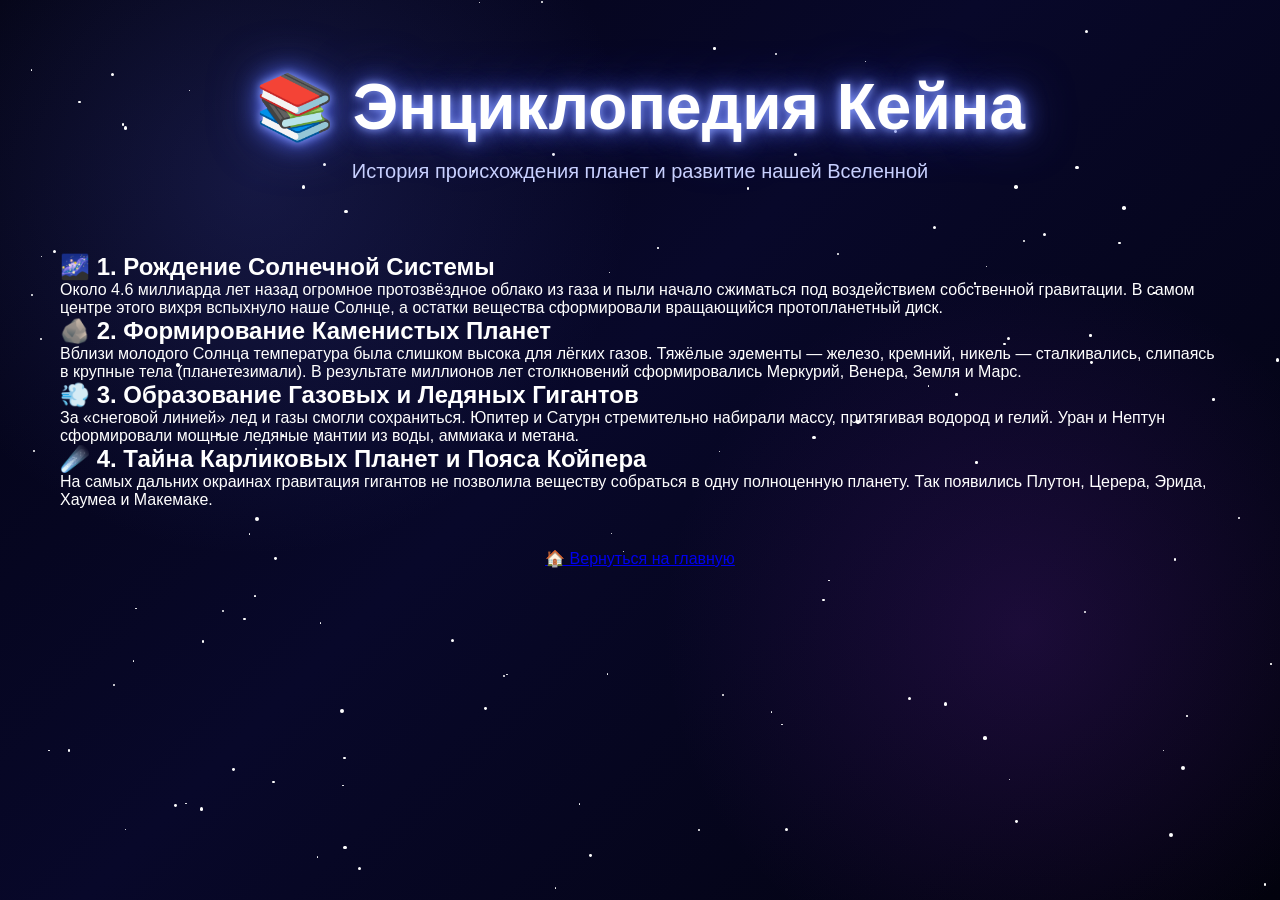
<file: caine.html>
<!DOCTYPE html>
<html lang="ru">
<head>
    <meta charset="UTF-8">
    <meta name="viewport" content="width=device-width, initial-scale=1.0">
    <title>Энциклопедия Кейна</title>
    <link rel="stylesheet" href="style.css">
</head>
<body>
    <div id="starsContainer"></div>

    <header>
        <h1>📚 Энциклопедия Кейна</h1>
        <p>История происхождения планет и развитие нашей Вселенной</p>
    </header>

    <main class="caine-page-main">
        <section class="caine-article">
            <h2>🌌 1. Рождение Солнечной Системы</h2>
            <p>Около 4.6 миллиарда лет назад огромное протозвёздное облако из газа и пыли начало сжиматься под воздействием собственной гравитации. В самом центре этого вихря вспыхнуло наше Солнце, а остатки вещества сформировали вращающийся протопланетный диск.</p>
        </section>

        <section class="caine-article">
            <h2>🪨 2. Формирование Каменистых Планет</h2>
            <p>Вблизи молодого Солнца температура была слишком высока для лёгких газов. Тяжёлые элементы — железо, кремний, никель — сталкивались, слипаясь в крупные тела (планетезимали). В результате миллионов лет столкновений сформировались Меркурий, Венера, Земля и Марс.</p>
        </section>

        <section class="caine-article">
            <h2>💨 3. Образование Газовых и Ледяных Гигантов</h2>
            <p>За «снеговой линией» лед и газы смогли сохраниться. Юпитер и Сатурн стремительно набирали массу, притягивая водород и гелий. Уран и Нептун сформировали мощные ледяные мантии из воды, аммиака и метана.</p>
        </section>

        <section class="caine-article">
            <h2>☄️ 4. Тайна Карликовых Планет и Пояса Койпера</h2>
            <p>На самых дальних окраинах гравитация гигантов не позволила веществу собраться в одну полноценную планету. Так появились Плутон, Церера, Эрида, Хаумеа и Макемаке.</p>
        </section>

        <div style="text-align: center; margin-top: 40px;">
            <a href="index.html" class="btn-link">🏠 Вернуться на главную</a>
        </div>
    </main>

    <script src="script.js"></script>
</body>
</html>
</file>
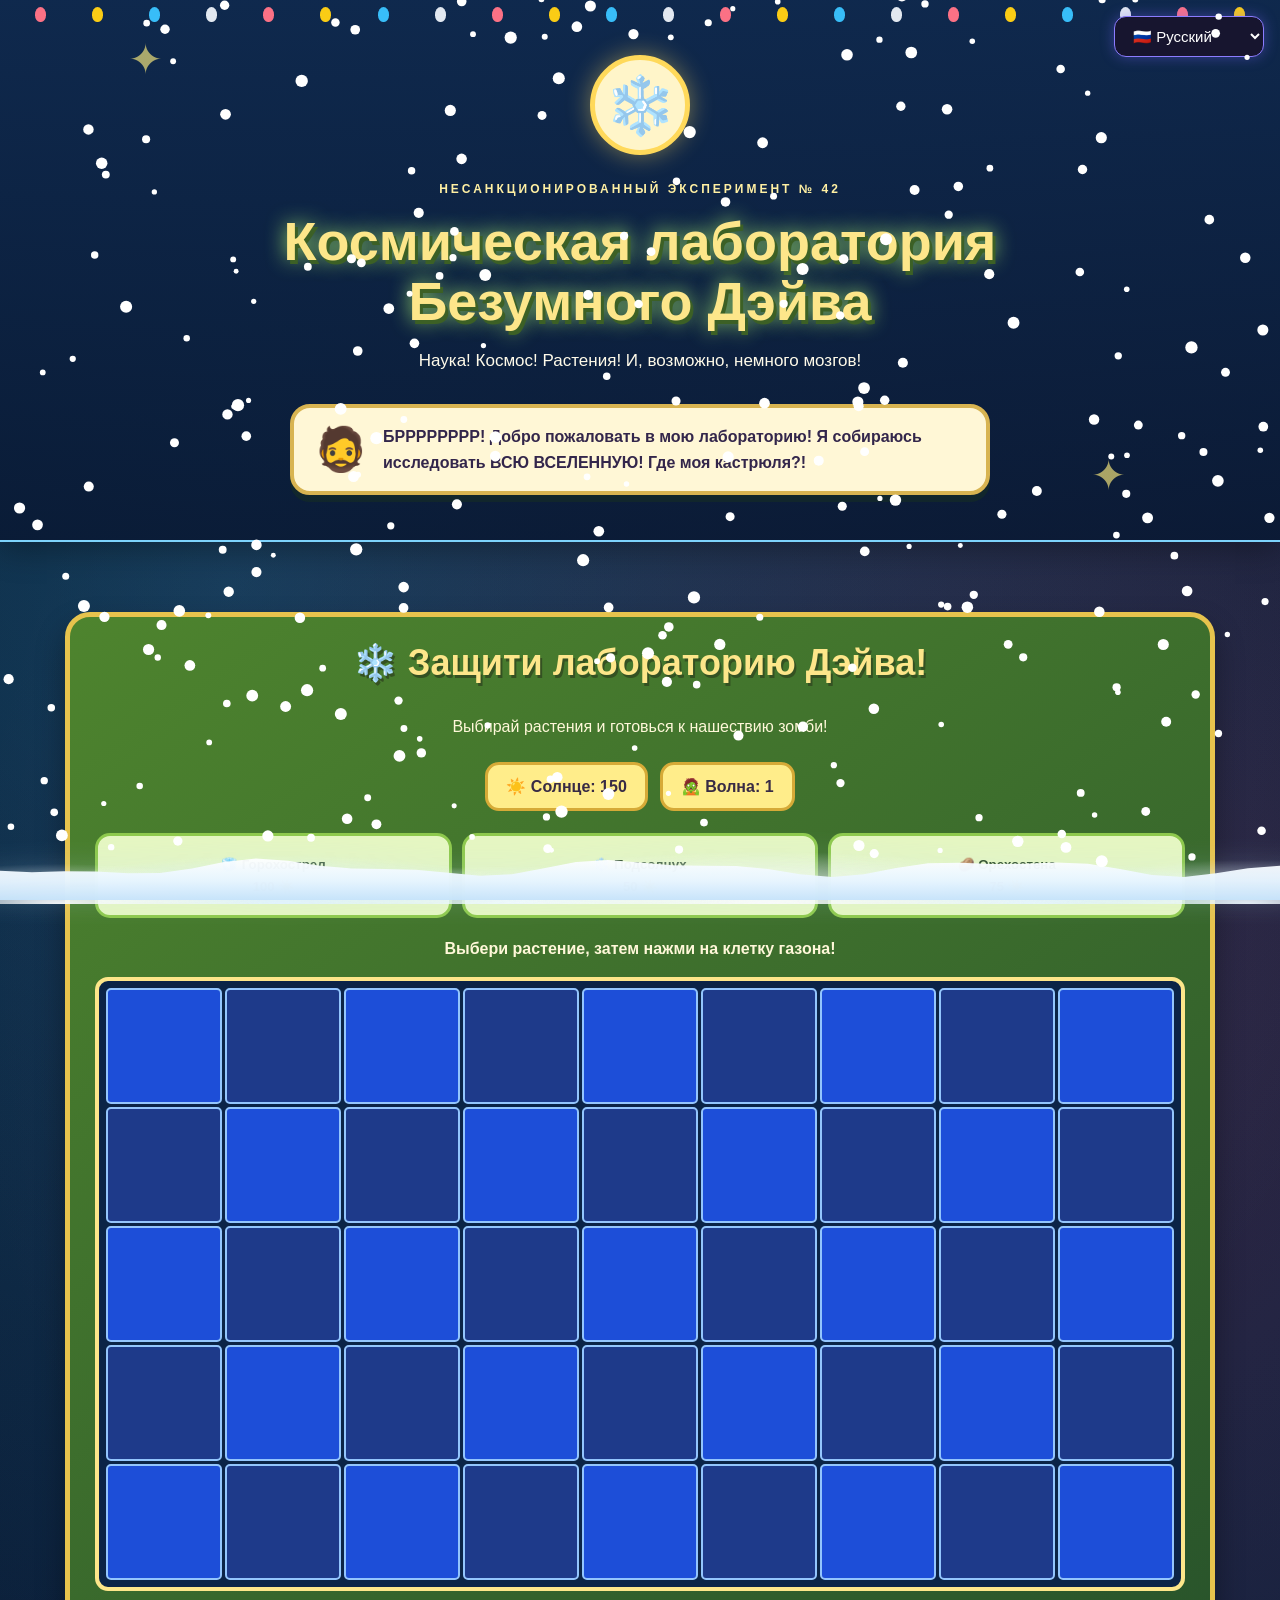
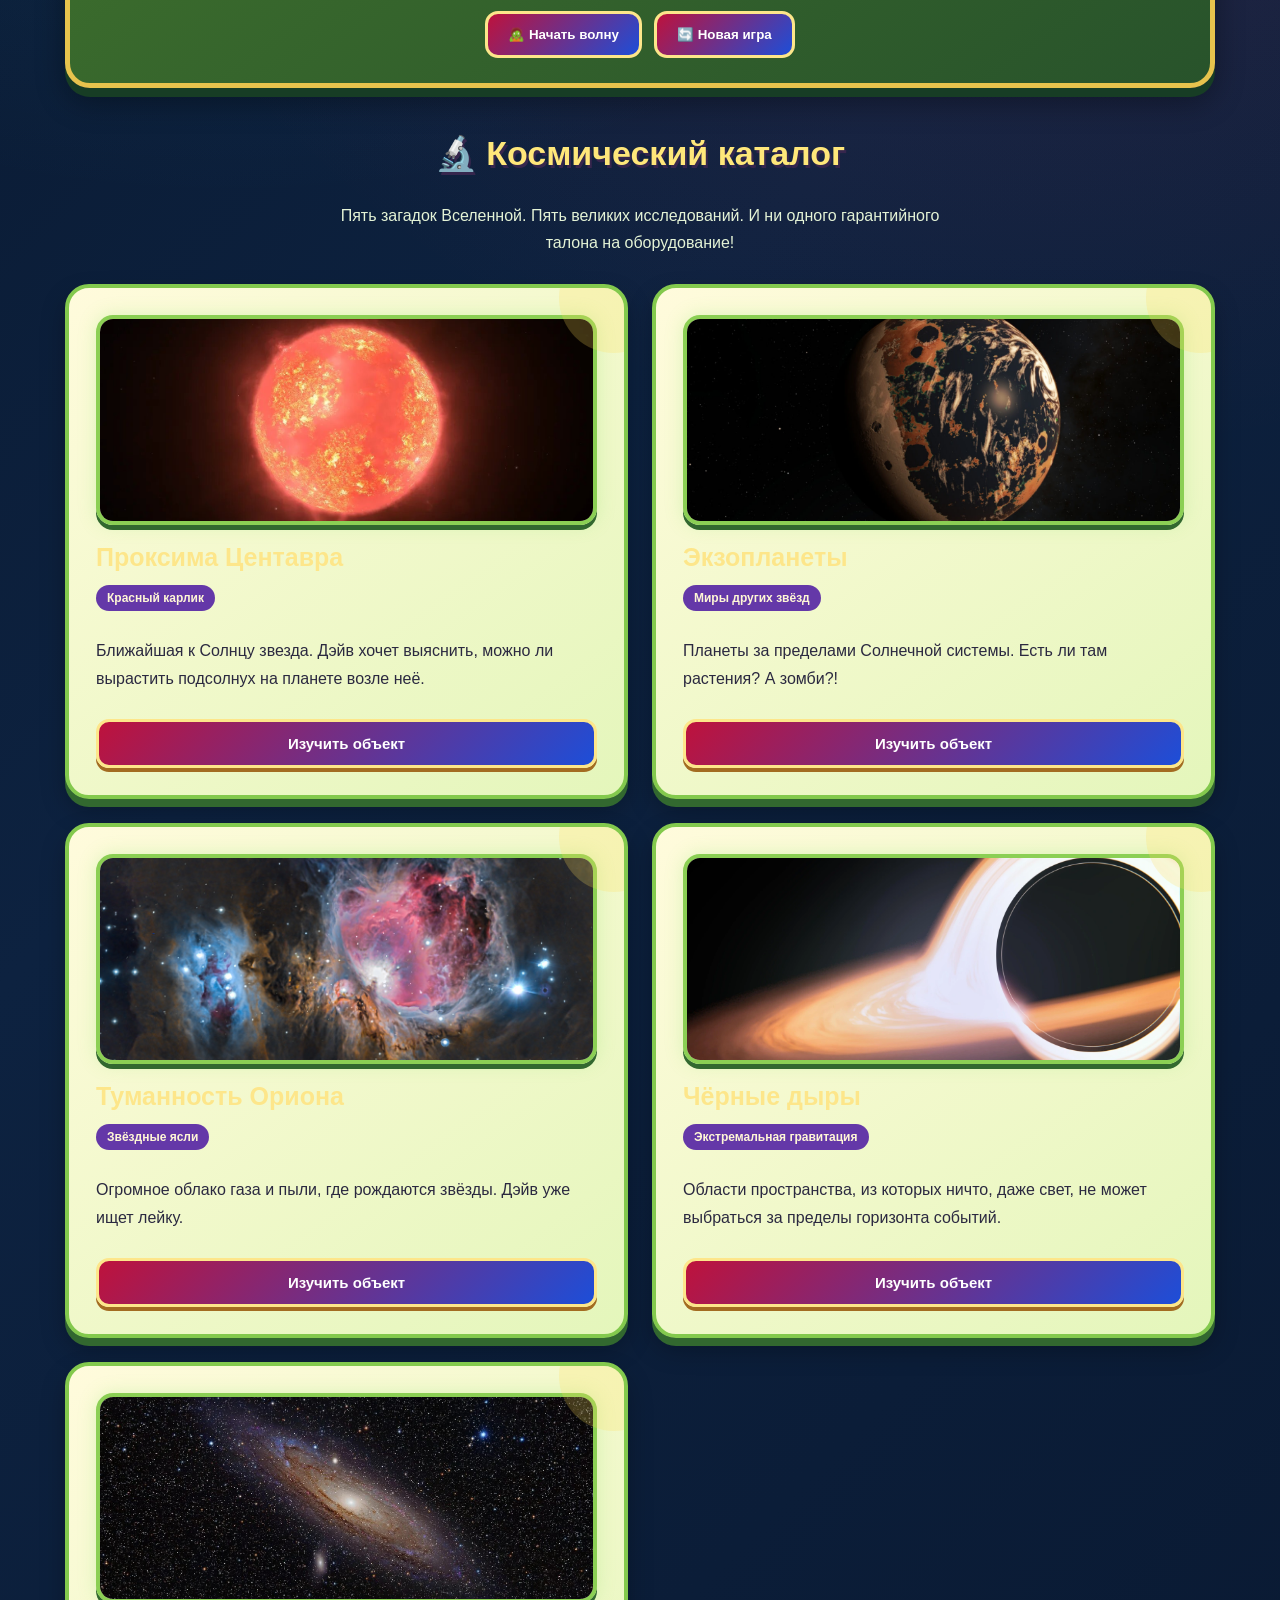
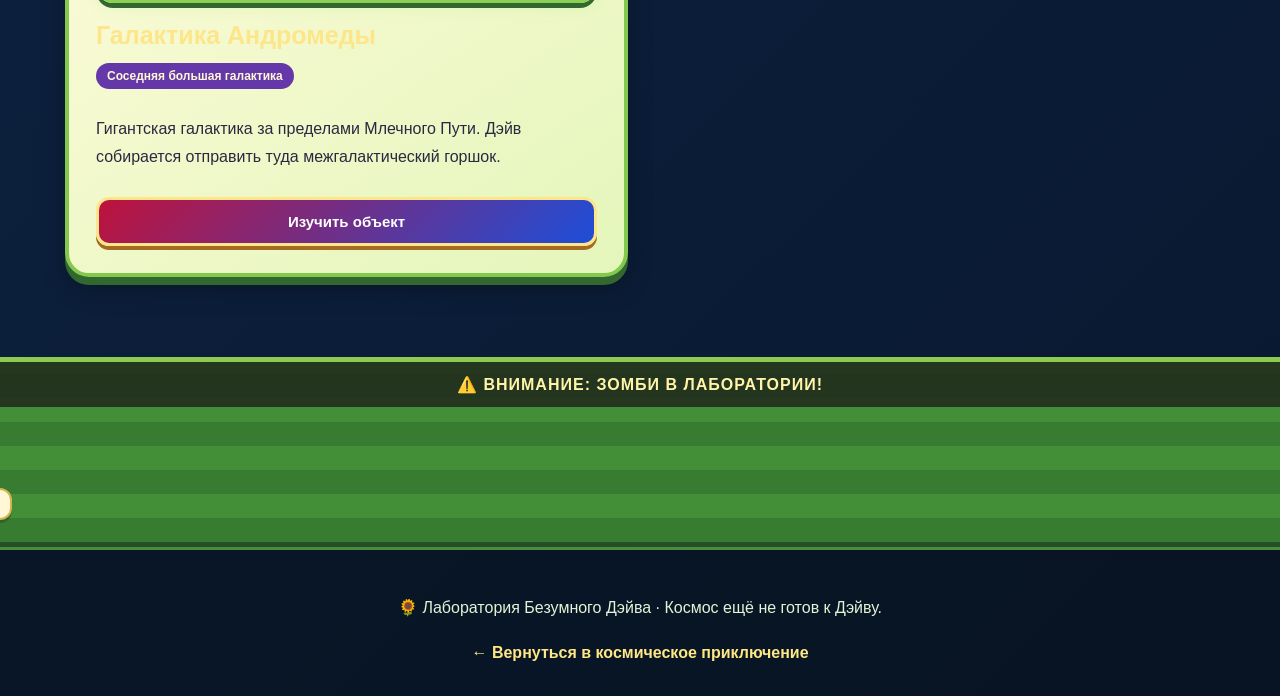
<file: dave-lab.html>
<!DOCTYPE html>
<html lang="ru">
<head>
    <link rel="stylesheet" href="winter-theme.css">
    <link rel="stylesheet" href="halloween-decorations.css">
    <meta charset="UTF-8">
    <meta name="viewport" content="width=device-width, initial-scale=1.0">

    <title>Космическая лаборатория Безумного Дэйва</title>

    <link rel="stylesheet" href="dave-lab.css">
</head>

<body>

    <header class="lab-header">
        <div class="dave-icon">🌻</div>

        <p class="lab-label">НЕСАНКЦИОНИРОВАННЫЙ ЭКСПЕРИМЕНТ № 42</p>

        <h1>Космическая лаборатория Безумного Дэйва</h1>

        <p class="subtitle">
            Наука! Космос! Растения! И, возможно, немного мозгов!
        </p>

        <div class="dave-message">
            <span>🧔</span>
            <p>
                БРРРРРРРР! Добро пожаловать в мою лабораторию!
                Я собираюсь исследовать ВСЮ ВСЕЛЕННУЮ!
                Где моя кастрюля?!
            </p>
        </div>
    </header>

    <main>
    
<!-- 🎮 Мини-игра: защита лаборатории -->
<section class="game-section" id="garden-game">
    <h2>🌱 Защити лабораторию Дэйва!</h2>
    <p class="game-description">
        Выбирай растения и готовься к нашествию зомби!
    </p>

    <div class="game-status">
        <div class="sun-counter">
            ☀️ Солнце: <span id="sun-count">150</span>
        </div>
        <div class="wave-counter">
            🧟 Волна: <span id="wave-count">1</span>
        </div>
    </div>

    <div class="plant-selector">
        <button class="plant-choice" onclick="selectPlant('peashooter')">
            🟢 Горохострел
            <span>100 ☀️</span>
        </button>

        <button class="plant-choice" onclick="selectPlant('sunflower')">
            🌻 Подсолнух
            <span>50 ☀️</span>
        </button>

        <button class="plant-choice" onclick="selectPlant('wallnut')">
            🥔 Орехостена
            <span>75 ☀️</span>
        </button>
    </div>

    <p id="game-message" aria-live="polite">
        Выбери растение, затем нажми на клетку газона!
    </p>

    <div class="garden-board" id="garden-board"
         aria-label="Игровой газон"></div>

    <div class="game-controls">
        <button id="start-wave" onclick="startWave()">
            🧟 Начать волну
        </button>
        <button onclick="resetGame()">
            🔄 Новая игра
        </button>
    </div>
</section>

        <section class="intro">
            <h2>🔬 Космический каталог</h2>
            <p>
                Пять загадок Вселенной. Пять великих исследований.
                И ни одного гарантийного талона на оборудование!
            </p>
        </section>

        <section class="space-grid">

            <article class="space-card">
                <img class="space-image" src="images/proxima-centauri.jpg" alt="Проксима Центавра">
                <h3>Проксима Центавра</h3>
                <p class="category">Красный карлик</p>
                <p>
                    Ближайшая к Солнцу звезда.
                    Дэйв хочет выяснить, можно ли вырастить подсолнух
                    на планете возле неё.
                </p>
                <button onclick="showExperiment('proxima')">
                    Изучить объект
                </button>
            </article>

            <article class="space-card">
                <img class="space-image" src="images/exoplanet.jpg" alt="Экзопланеты">
                <h3>Экзопланеты</h3>
                <p class="category">Миры других звёзд</p>
                <p>
                    Планеты за пределами Солнечной системы.
                    Есть ли там растения? А зомби?!
                </p>
                <button onclick="showExperiment('exoplanets')">
                    Изучить объект
                </button>
            </article>

            <article class="space-card">
                <img class="space-image" src="images/orion-nebula.jpg" alt="Туманность Ориона">
                <h3>Туманность Ориона</h3>
                <p class="category">Звёздные ясли</p>
                <p>
                    Огромное облако газа и пыли, где рождаются звёзды.
                    Дэйв уже ищет лейку.
                </p>
                <button onclick="showExperiment('orion')">
                    Изучить объект
                </button>
            </article>

            <article class="space-card">
                <img class="space-image" src="images/black-hole.jpg" alt="Чёрная дыра">
                <h3>Чёрные дыры</h3>
                <p class="category">Экстремальная гравитация</p>
                <p>
                    Области пространства, из которых ничто,
                    даже свет, не может выбраться за пределы горизонта событий.
                </p>
                <button onclick="showExperiment('blackhole')">
                    Изучить объект
                </button>
            </article>

            <article class="space-card">
                <img class="space-image" src="images/galactic_andromeda.jpg" alt="Галактика Андромеды">
                <h3>Галактика Андромеды</h3>
                <p class="category">Соседняя большая галактика</p>
                <p>
                    Гигантская галактика за пределами Млечного Пути.
                    Дэйв собирается отправить туда межгалактический горшок.
                </p>
                <button onclick="showExperiment('andromeda')">
                    Изучить объект
                </button>
            </article>

        </section>

        <section class="experiment-panel" id="experiment-panel" hidden>
            <button class="close-button" onclick="closeExperiment()">✖</button>
            <h2 id="experiment-title"></h2>
            <p id="experiment-description"></p>
            <div class="dave-note" id="dave-note"></div>
        </section>
        
<div id="campaign-victory" class="campaign-victory-screen" hidden>
    <div class="victory-fireworks" aria-hidden="true">🎆 ✨ 🎇</div>

    <div class="victory-content">
        <div class="victory-trophy">🏆</div>

        <h2>ПОБЕДА!</h2>

        <p class="victory-subtitle">
            ВСЕ 20 ВОЛН ПРОЙДЕНЫ!
        </p>

        <div class="victory-plants">🌻 🟢 🥔 🌱</div>

        <p class="victory-message">
            ЛАБОРАТОРИЯ СПАСЕНА!
        </p>

        <p class="victory-dave">
            «Бвахаха! Невероятно! Ты защитил мою космическую лабораторию!
            Дэйв гордится тобой!»
        </p>

        <button type="button" onclick="resetGame()">
            🔄 Начать новую кампанию
        </button>
    </div>
</div>
    </main>

<!-- 🧟 Космическое нашествие -->
<div class="zombie-zone" aria-label="Космические зомби">
    <div class="zombie-caption">⚠️ ВНИМАНИЕ: ЗОМБИ В ЛАБОРАТОРИИ!</div>

    <div class="zombie-walk zombie-one" aria-label="Зомби">
        <span>🧟</span>
        <span class="zombie-speech">Мо-о-озги-и-и...</span>
    </div>

    <div class="zombie-walk zombie-two" aria-label="Зомби в скафандре">
        <span>🧟‍♂️</span>
        <span class="zombie-speech">Где тако?!</span>
    </div>

    <div class="zombie-walk zombie-three" aria-label="Космический зомби">
        <span>👽</span>
        <span class="zombie-speech">Брррр...</span>
    </div>
</div>


    <footer>
        <p>🌻 Лаборатория Безумного Дэйва · Космос ещё не готов к Дэйву.</p>
        <a href="index.html">← Вернуться в космическое приключение</a>
    </footer>

  <script src="dave-lab.js"></script>
    <script src="dave-lab-localization.js"></script>
<script src="page-language-menu.js"></script>
<script src="halloween-decorations.js"></script>
</body>
<script src="winter-theme.js"></script>
</html>
</file>
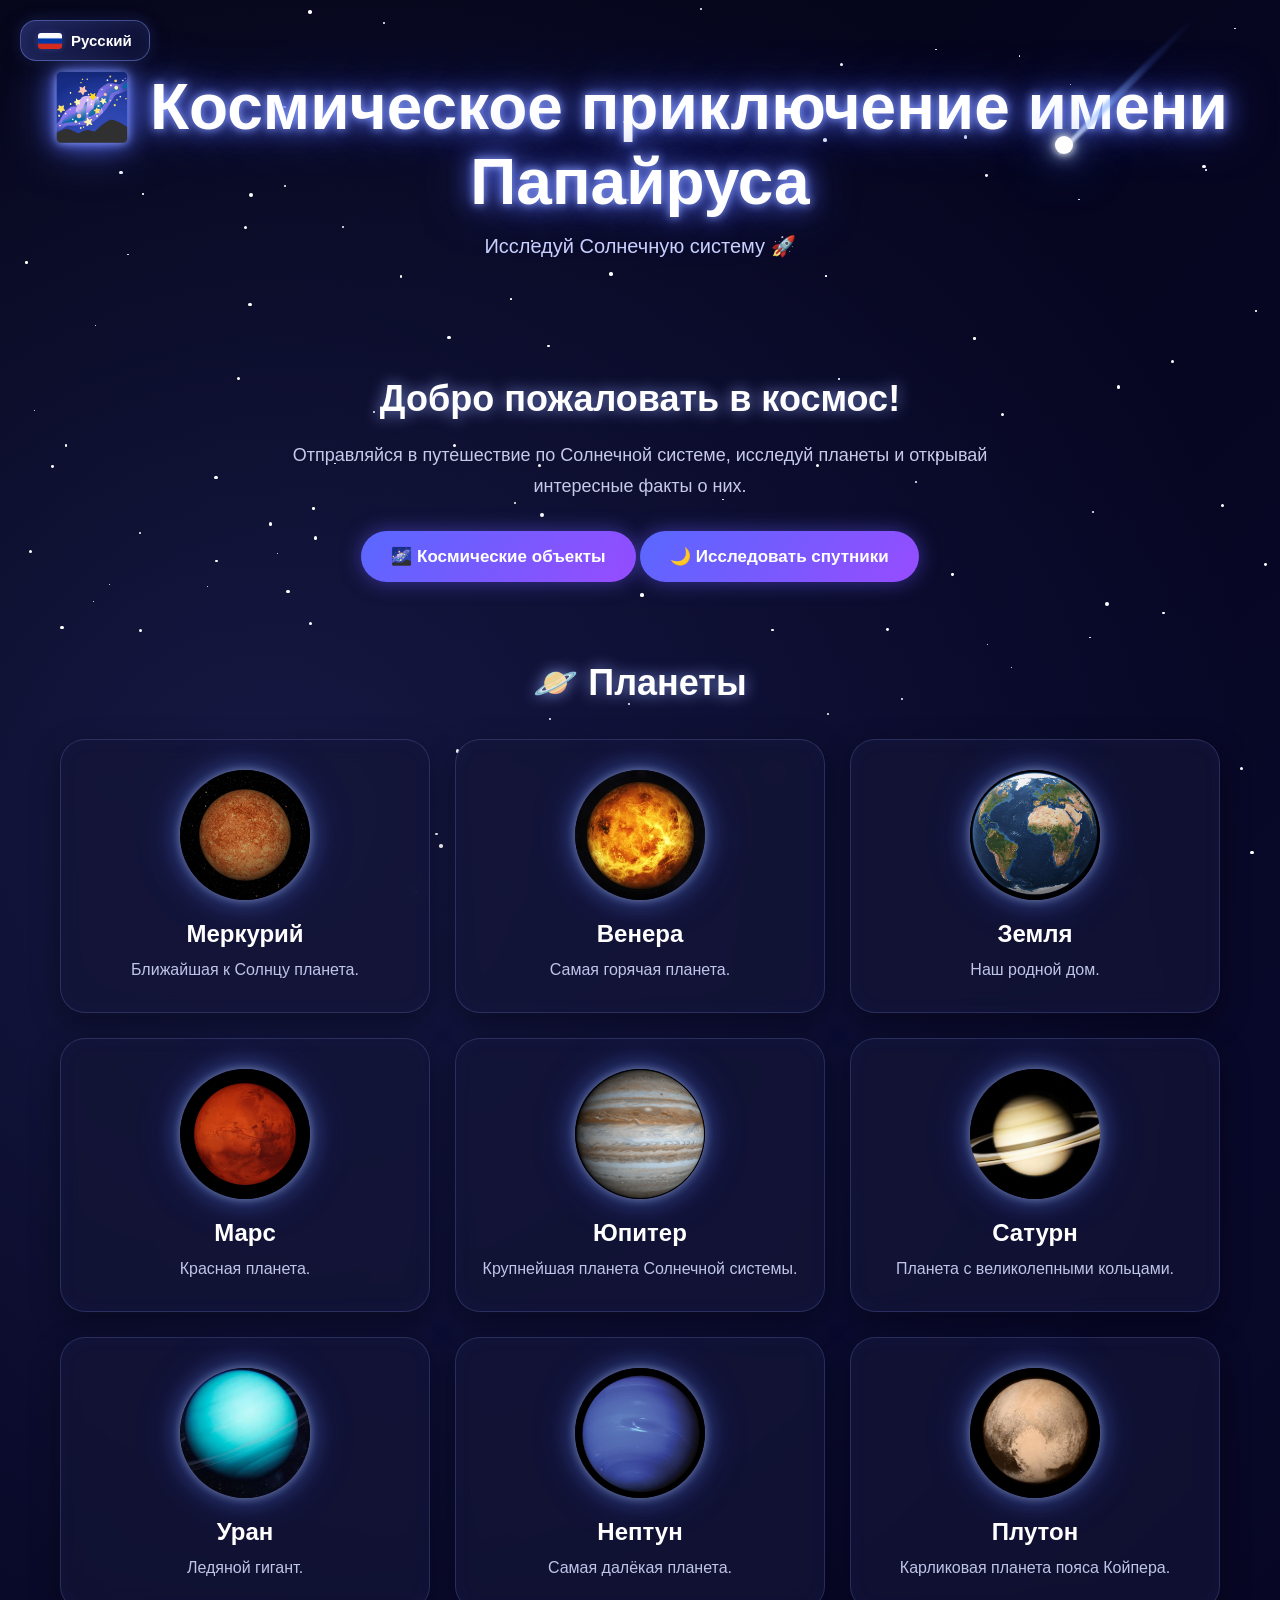
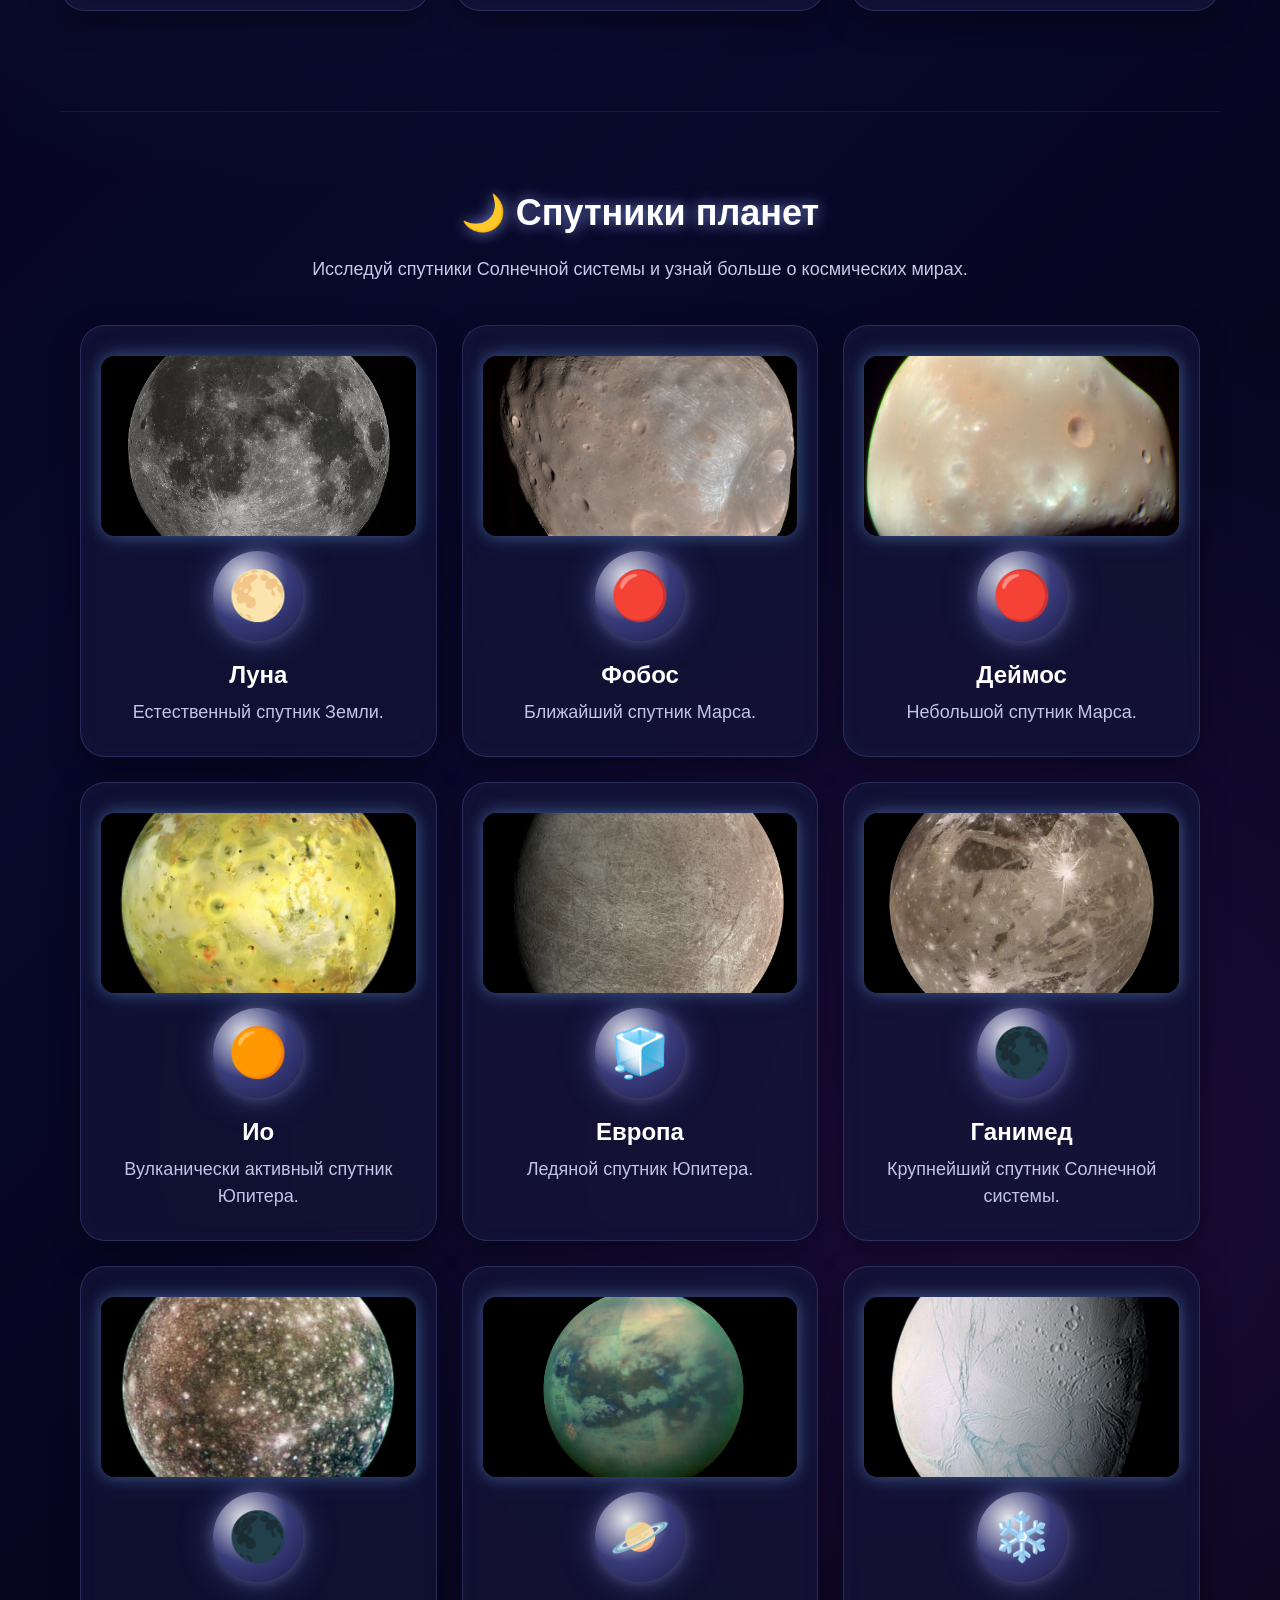
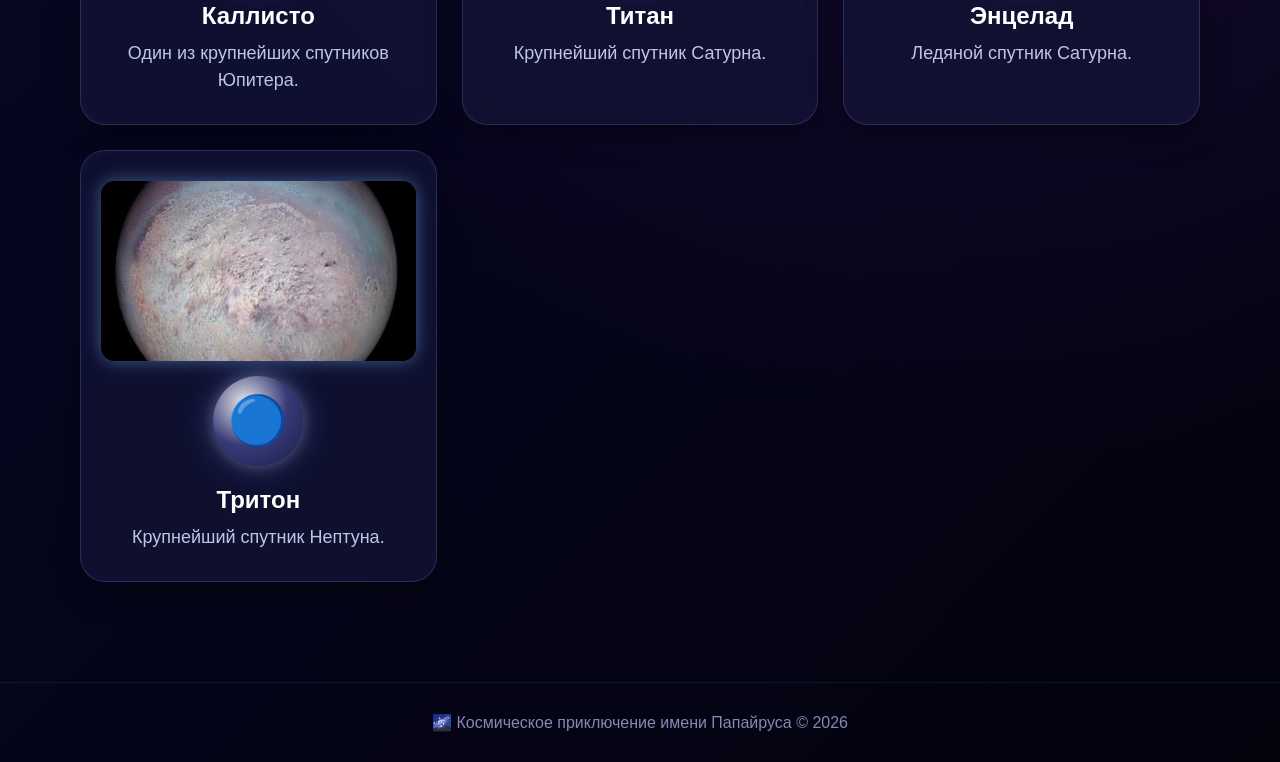
<file: index_old.html>
<!DOCTYPE html>
<html lang="ru">

<head>
    <meta charset="UTF-8">
    <meta name="viewport" content="width=device-width, initial-scale=1.0">

    <title>Космическое приключение имени Папайруса</title>

    <link rel="stylesheet" href="style.css">
</head>

<body>

    <header>

        <!-- 🌐 Меню языков -->
        <div class="language-menu">

            <button
                class="language-button"
                id="languageButton"
                onclick="toggleLanguageMenu()"
            >
                <img src="images/russia.png" alt="Русский">
                Русский
            </button>

            <div class="language-dropdown" id="languageDropdown">

                <button onclick="changeLanguage('ru')">
                    <img src="images/russia.png" alt="Русский">
                    Русский
                </button>

                <button onclick="changeLanguage('kk')">
                    <img src="images/kazakhstan.png" alt="Қазақша">
                    Қазақша
                </button>

                <button onclick="changeLanguage('cs')">
                    <img src="images/czechia.png" alt="Čeština">
                    Čeština
                </button>

            </div>

        </div>

        <h1 id="siteTitle">
            🌌 Космическое приключение имени Папайруса
        </h1>

        <p id="siteSubtitle">
            Исследуй Солнечную систему 🚀
        </p>

    </header>

    <main>

        <section class="intro">

            <h2 id="welcomeTitle">
                Добро пожаловать в космос!
            </h2>

            <p id="welcomeText">
                Отправляйся в путешествие по Солнечной системе,
                изучай планеты и узнавай интересные факты о них.
            </p>

            <button onclick="scrollToPlanets()" id="startButton">
                Начать путешествие 🚀
            </button>
            
            <button onclick="scrollToMoons()" id="moonsButton">
                🌙 Исследовать спутники
            </button>



        </section>


        <section class="planets" id="planets">

            <h2 id="planetsTitle">
                🪐 Планеты
            </h2>

            <div class="planet-list">


                <!-- ☿ Меркурий -->
                <div class="planet-card" onclick="showPlanet('Меркурий')">

                    <img
                        class="planet-image"
                        src="images/mercury.jpg"
                        alt="Меркурий"
                    >

                    <h3 id="planet-title-mercury">
                        Меркурий
                    </h3>

                    <p id="planet-desc-mercury">
                        Ближайшая к Солнцу планета.
                    </p>

                </div>


                <!-- ♀ Венера -->
                <div class="planet-card" onclick="showPlanet('Венера')">

                    <img
                        class="planet-image"
                        src="images/venus.jpg"
                        alt="Венера"
                    >

                    <h3 id="planet-title-venus">
                        Венера
                    </h3>

                    <p id="planet-desc-venus">
                        Самая горячая планета.
                    </p>

                </div>


                <!-- 🌍 Земля -->
                <div class="planet-card" onclick="showPlanet('Земля')">

                    <img
                        class="planet-image"
                        src="images/earth.jpg"
                        alt="Земля"
                    >

                    <h3 id="planet-title-earth">
                        Земля
                    </h3>

                    <p id="planet-desc-earth">
                        Наш родной дом.
                    </p>

                </div>


                <!-- ♂ Марс -->
                <div class="planet-card" onclick="showPlanet('Марс')">

                    <img
                        class="planet-image"
                        src="images/mars.jpg"
                        alt="Марс"
                    >

                    <h3 id="planet-title-mars">
                        Марс
                    </h3>

                    <p id="planet-desc-mars">
                        Красная планета.
                    </p>

                </div>


                <!-- ♃ Юпитер -->
                <div class="planet-card" onclick="showPlanet('Юпитер')">

                    <img
                        class="planet-image"
                        src="images/jupiter.jpg"
                        alt="Юпитер"
                    >

                    <h3 id="planet-title-jupiter">
                        Юпитер
                    </h3>

                    <p id="planet-desc-jupiter">
                        Крупнейшая планета Солнечной системы.
                    </p>

                </div>


                <!-- ♄ Сатурн -->
                <div class="planet-card" onclick="showPlanet('Сатурн')">

                    <img
                        class="planet-image"
                        src="images/saturn.jpg"
                        alt="Сатурн"
                    >

                    <h3 id="planet-title-saturn">
                        Сатурн
                    </h3>

                    <p id="planet-desc-saturn">
                        Планета с великолепными кольцами.
                    </p>

                </div>


                <!-- ♅ Уран -->
                <div class="planet-card" onclick="showPlanet('Уран')">

                    <img
                        class="planet-image"
                        src="images/uranus.jpg"
                        alt="Уран"
                    >

                    <h3 id="planet-title-uranus">
                        Уран
                    </h3>

                    <p id="planet-desc-uranus">
                        Ледяной гигант.
                    </p>

                </div>


                <!-- ♆ Нептун -->
                <div class="planet-card" onclick="showPlanet('Нептун')">

                    <img
                        class="planet-image"
                        src="images/neptune.jpg"
                        alt="Нептун"
                    >

                    <h3 id="planet-title-neptune">
                        Нептун
                    </h3>

                    <p id="planet-desc-neptune">
                        Самая далёкая планета.
                    </p>

                </div>


                <!-- ♇ Плутон -->
                <div class="planet-card" onclick="showPlanet('Плутон')">

                    <img
                        class="planet-image"
                        src="images/pluto.jpg"
                        alt="Плутон"
                    >

                    <h3 id="planet-title-pluto">
                        Плутон
                    </h3>

                    <p id="planet-desc-pluto">
                        Карликовая планета пояса Койпера.
                    </p>

                </div>

            </div>

        </section>

   
        <section class="moons" id="moons">

    <h2 class="moons-section-title">
        🌙 Спутники планет
    </h2>

    <p class="moons-section-text">
    Исследуй спутники Солнечной системы и узнай больше о космических мирах.
</p>

<div class="moon-list">

    <div class="moon-card" data-moon="Луна" onclick="showMoon('Луна')">
    <img src="images/moon.jpg" alt="Луна" class="moon-image">
    <div class="moon-icon">🌕</div>
    <h3>Луна</h3>
    <p>Естественный спутник Земли.</p>
</div>

<div class="moon-card" data-moon="Фобос" onclick="showMoon('Фобос')">
    <img src="images/phobos.jpg" alt="Фобос" class="moon-image">
    <div class="moon-icon">🔴</div>
    <h3>Фобос</h3>
    <p>Ближайший спутник Марса.</p>
</div>

<div class="moon-card" data-moon="Деймос" onclick="showMoon('Деймос')">
    <img src="images/deimos.jpg" alt="Деймос" class="moon-image">
    <div class="moon-icon">🔴</div>
    <h3>Деймос</h3>
    <p>Маленький спутник Марса.</p>
</div>

<div class="moon-card" data-moon="Ио" onclick="showMoon('Ио')">
    <img src="images/io.jpg" alt="Ио" class="moon-image">
    <div class="moon-icon">🟠</div>
    <h3>Ио</h3>
    <p>Вулканически активный спутник Юпитера.</p>
</div>

<div class="moon-card" data-moon="Европа" onclick="showMoon('Европа')">
    <img src="images/europa.jpg" alt="Европа" class="moon-image">
    <div class="moon-icon">🧊</div>
    <h3>Европа</h3>
    <p>Ледяной спутник Юпитера.</p>
</div>

<div class="moon-card" data-moon="Ганимед" onclick="showMoon('Ганимед')">
    <img src="images/ganymede.jpg" alt="Ганимед" class="moon-image">
    <div class="moon-icon">🌑</div>
    <h3>Ганимед</h3>
    <p>Крупнейший спутник Солнечной системы.</p>
</div>

<div class="moon-card" data-moon="Каллисто" onclick="showMoon('Каллисто')">
    <img src="images/callisto.jpg" alt="Каллисто" class="moon-image">
    <div class="moon-icon">🌑</div>
    <h3>Каллисто</h3>
    <p>Один из крупнейших спутников Юпитера.</p>
</div>

<div class="moon-card" data-moon="Титан" onclick="showMoon('Титан')">
    <img src="images/titan.jpg" alt="Титан" class="moon-image">
    <div class="moon-icon">🪐</div>
    <h3>Титан</h3>
    <p>Крупнейший спутник Сатурна.</p>
</div>

<div class="moon-card" data-moon="Энцелад" onclick="showMoon('Энцелад')">
    <img src="images/enceladus.jpg" alt="Энцелад" class="moon-image">
    <div class="moon-icon">❄️</div>
    <h3>Энцелад</h3>
    <p>Ледяной спутник Сатурна.</p>
</div>

<div class="moon-card" data-moon="Тритон" onclick="showMoon('Тритон')">
    <img src="images/triton.jpg" alt="Тритон" class="moon-image">
    <div class="moon-icon">🔵</div>
    <h3>Тритон</h3>
    <p>Крупнейший спутник Нептуна.</p>
</div>
</div>

</section>

</main>


    <!-- 🪐 Окно информации о планете -->
    <div id="planetModal" class="planet-modal">

        <div class="modal-content">

            <button
                class="close-button"
                onclick="closePlanet()"
                aria-label="Закрыть"
            >
                ×
            </button>

            <div id="planetIcon" class="planet-icon"></div>

            <h2 id="planetName"></h2>

            <p id="planetDescription"></p>


            <div class="planet-info">

                <p>
                    🌡
                    <strong id="labelTemperature">
                        Температура:
                    </strong>

                    <span id="planetTemperature"></span>
                </p>


                <p>
                    📏
                    <strong id="labelDiameter">
                        Диаметр:
                    </strong>

                    <span id="planetDiameter"></span>
                </p>


                <p>
                    ⚖️
                    <strong id="labelMass">
                        Масса:
                    </strong>

                    <span id="planetMass"></span>
                </p>


                <p>
                    ☀️
                    <strong id="labelDistance">
                        Расстояние от Солнца:
                    </strong>

                    <span id="planetDistance"></span>
                </p>


                <p>
                    🕐
                    <strong id="labelDay">
                        Длина дня:
                    </strong>

                    <span id="planetDay"></span>
                </p>


                <p>
                    📅
                    <strong id="labelYear">
                        Длина года:
                    </strong>

                    <span id="planetYear"></span>
                </p>


                <p>
                    🌙
                    <strong id="labelMoons">
                        Спутники:
                    </strong>

                    <span id="planetMoons"></span>
                </p>


                <p>
                    💍
                    <strong id="labelRings">
                        Кольца:
                    </strong>

                    <span id="planetRings"></span>
                </p>


                <p>
                    🌫️
                    <strong id="labelAtmosphere">
                        Атмосфера:
                    </strong>

                    <span id="planetAtmosphere"></span>
                </p>

            </div>


            <div class="planet-fact">

                <h3 id="factTitle">
                    🔭 Интересный факт
                </h3>

                <p id="planetFact"></p>

            </div>

        </div>

    </div>

<!-- 🌙 Окно спутника -->
<div id="moonModal" class="moon-modal">

    <div class="moon-modal-content">

        <button
            class="close-button"
            onclick="closeMoon()"
            aria-label="Закрыть"
        >
            ×
        </button>

        <div id="moonIcon" class="moon-modal-icon">
            🌕
        </div>

        <h2 id="moonName"></h2>

        <p id="moonDescription"></p>

        <div class="moon-info">

            <p>
                🪐
                <strong id="moonPlanetLabel">Планета:</strong>
                <span id="moonPlanet"></span>
            </p>

            <p>
                📏
                <strong id="moonDiameterLabel">Диаметр:</strong>
                <span id="moonDiameter"></span>
            </p>

            <p>
                🌡️
                <strong id="moonTemperatureLabel">Температура:</strong>
                <span id="moonTemperature"></span>
            </p>

            <p>
                🔭
                <strong id="moonFactLabel">Интересный факт:</strong>
                <span id="moonFact"></span>
            </p>

        </div>

    </div>

</div>

    <footer id="footerText">
        
        🌌 Космическое приключение © 2026
    </footer>


    <script src="script.js"></script>

</body>

</html>
</file>
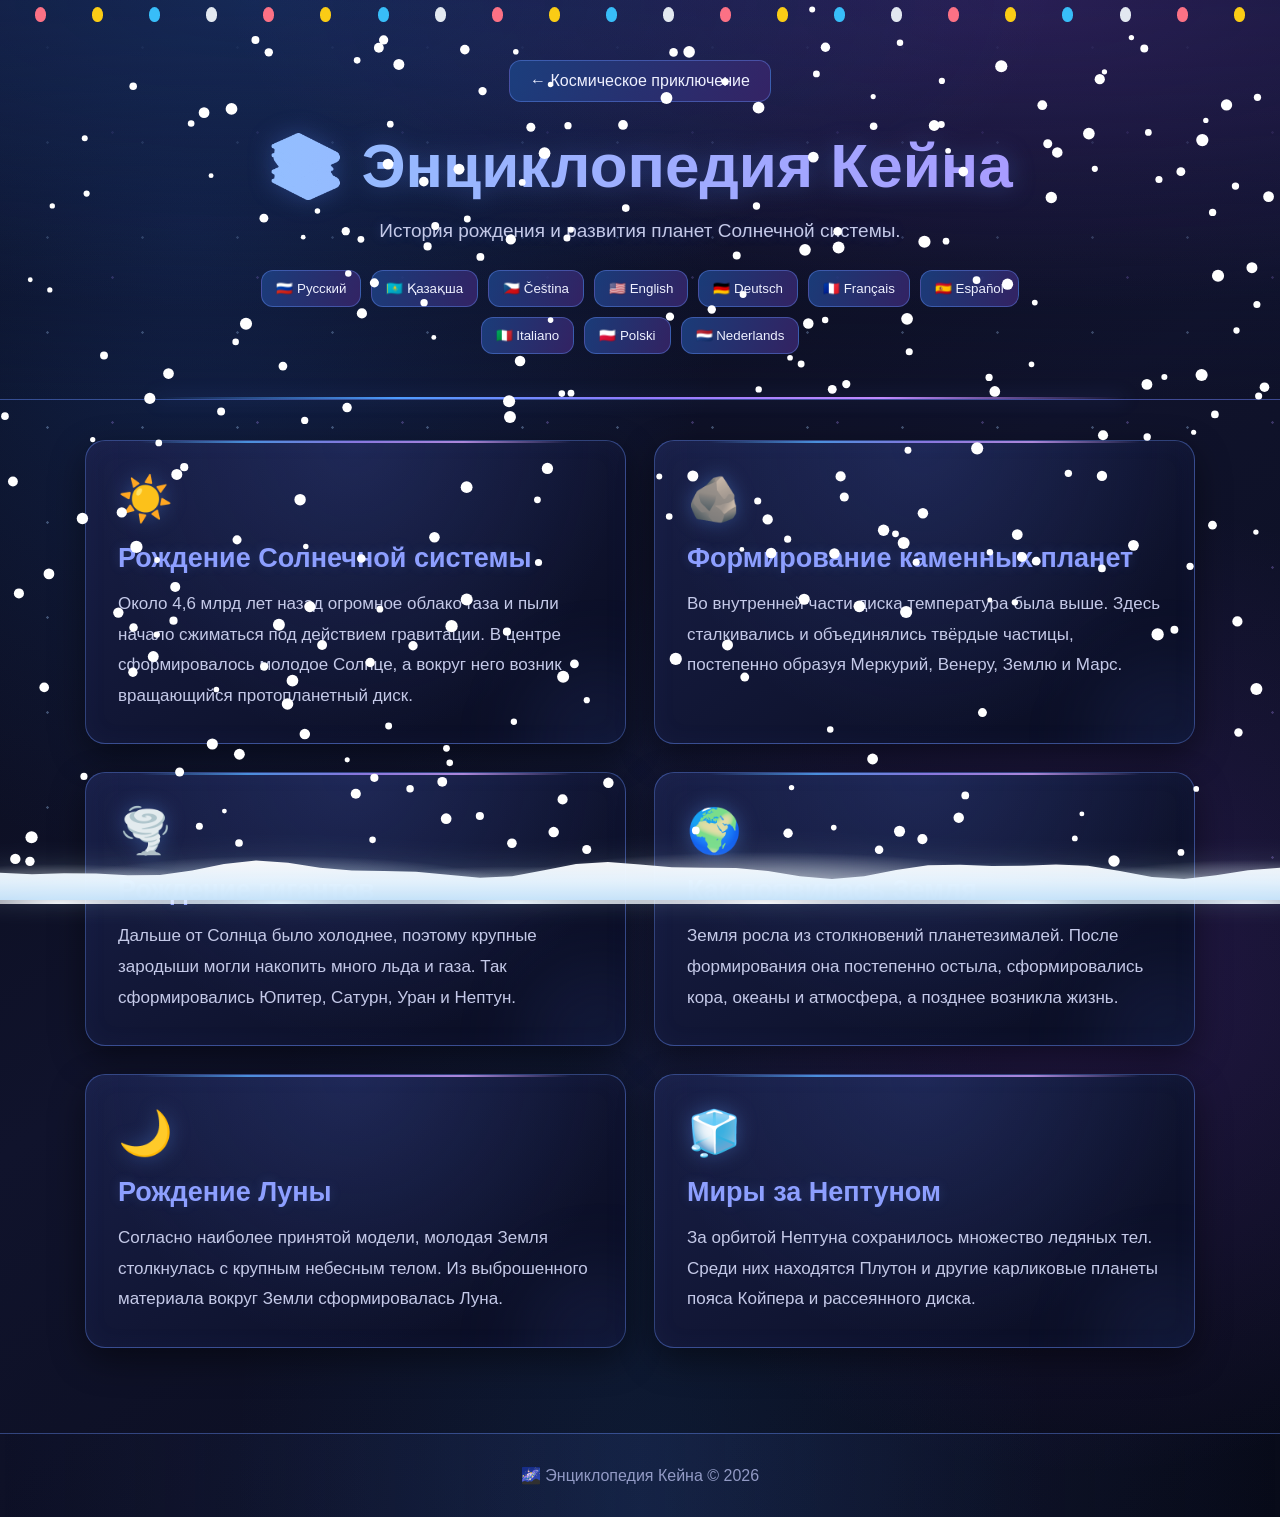
<file: kain-encyclopedia.html>
<!DOCTYPE html>
<html lang="ru">
<head>
  <link rel="stylesheet" href="winter-theme.css">
  <link rel="stylesheet" href="halloween-decorations.css">
<meta charset="UTF-8">
<meta name="viewport" content="width=device-width, initial-scale=1.0">
<title id="pageTitle">Энциклопедия Кейна</title>
<link rel="stylesheet" href="kain-encyclopedia.css">
</head>
<script src="halloween-decorations.js"></script>
<body>
<div class="kain-stars"></div>
<header class="kain-header">
  <a href="index.html" class="back-link" id="backLink">← Космическое приключение</a>
  <h1 id="kainTitle">📚 Энциклопедия Кейна</h1>
  <p id="kainSubtitle">История рождения и развития планет Солнечной системы.</p>
  <div class="kain-languages">
    <button onclick="setKainLanguage('ru')">🇷🇺 Русский</button>
    <button onclick="setKainLanguage('kk')">🇰🇿 Қазақша</button>
    <button onclick="setKainLanguage('cs')">🇨🇿 Čeština</button>
    <button onclick="setKainLanguage('en')">🇺🇸 English</button>
    <button onclick="setKainLanguage('de')">🇩🇪 Deutsch</button>
    <button onclick="setKainLanguage('fr')">🇫🇷 Français</button>
    <button onclick="setKainLanguage('es')">🇪🇸 Español</button>
    <button onclick="setKainLanguage('it')">🇮🇹 Italiano</button>
    <button onclick="setKainLanguage('pl')">🇵🇱 Polski</button>
    <button onclick="setKainLanguage('nl')">🇳🇱 Nederlands</button>
  </div>
</header>
<main class="encyclopedia-grid">
  <article class="history-card"><span>☀️</span><h2 id="formationTitle">Рождение Солнечной системы</h2><p id="formationText">Около 4,6 млрд лет назад огромное облако газа и пыли начало сжиматься под действием гравитации. В центре сформировалось молодое Солнце, а вокруг него возник вращающийся протопланетный диск.</p></article>
  <article class="history-card"><span>🪨</span><h2 id="innerTitle">Формирование каменных планет</h2><p id="innerText">Во внутренней части диска температура была выше. Здесь сталкивались и объединялись твёрдые частицы, постепенно образуя Меркурий, Венеру, Землю и Марс.</p></article>
  <article class="history-card"><span>🌪️</span><h2 id="giantTitle">Рождение гигантов</h2><p id="giantText">Дальше от Солнца было холоднее, поэтому крупные зародыши могли накопить много льда и газа. Так сформировались Юпитер, Сатурн, Уран и Нептун.</p></article>
  <article class="history-card"><span>🌍</span><h2 id="earthTitle">Как появилась Земля</h2><p id="earthText">Земля росла из столкновений планетезималей. После формирования она постепенно остыла, сформировались кора, океаны и атмосфера, а позднее возникла жизнь.</p></article>
  <article class="history-card"><span>🌙</span><h2 id="moonTitle">Рождение Луны</h2><p id="moonText">Согласно наиболее принятой модели, молодая Земля столкнулась с крупным небесным телом. Из выброшенного материала вокруг Земли сформировалась Луна.</p></article>
  <article class="history-card"><span>🧊</span><h2 id="outerTitle">Миры за Нептуном</h2><p id="outerText">За орбитой Нептуна сохранилось множество ледяных тел. Среди них находятся Плутон и другие карликовые планеты пояса Койпера и рассеянного диска.</p></article>
</main>
<footer id="kainFooter">🌌 Энциклопедия Кейна © 2026</footer>
<script src="kain-encyclopedia.js"></script>
<script src="halloween-decorations.js"></script>
</body>
<script src="winter-theme.js"></script>
</html>
</file>
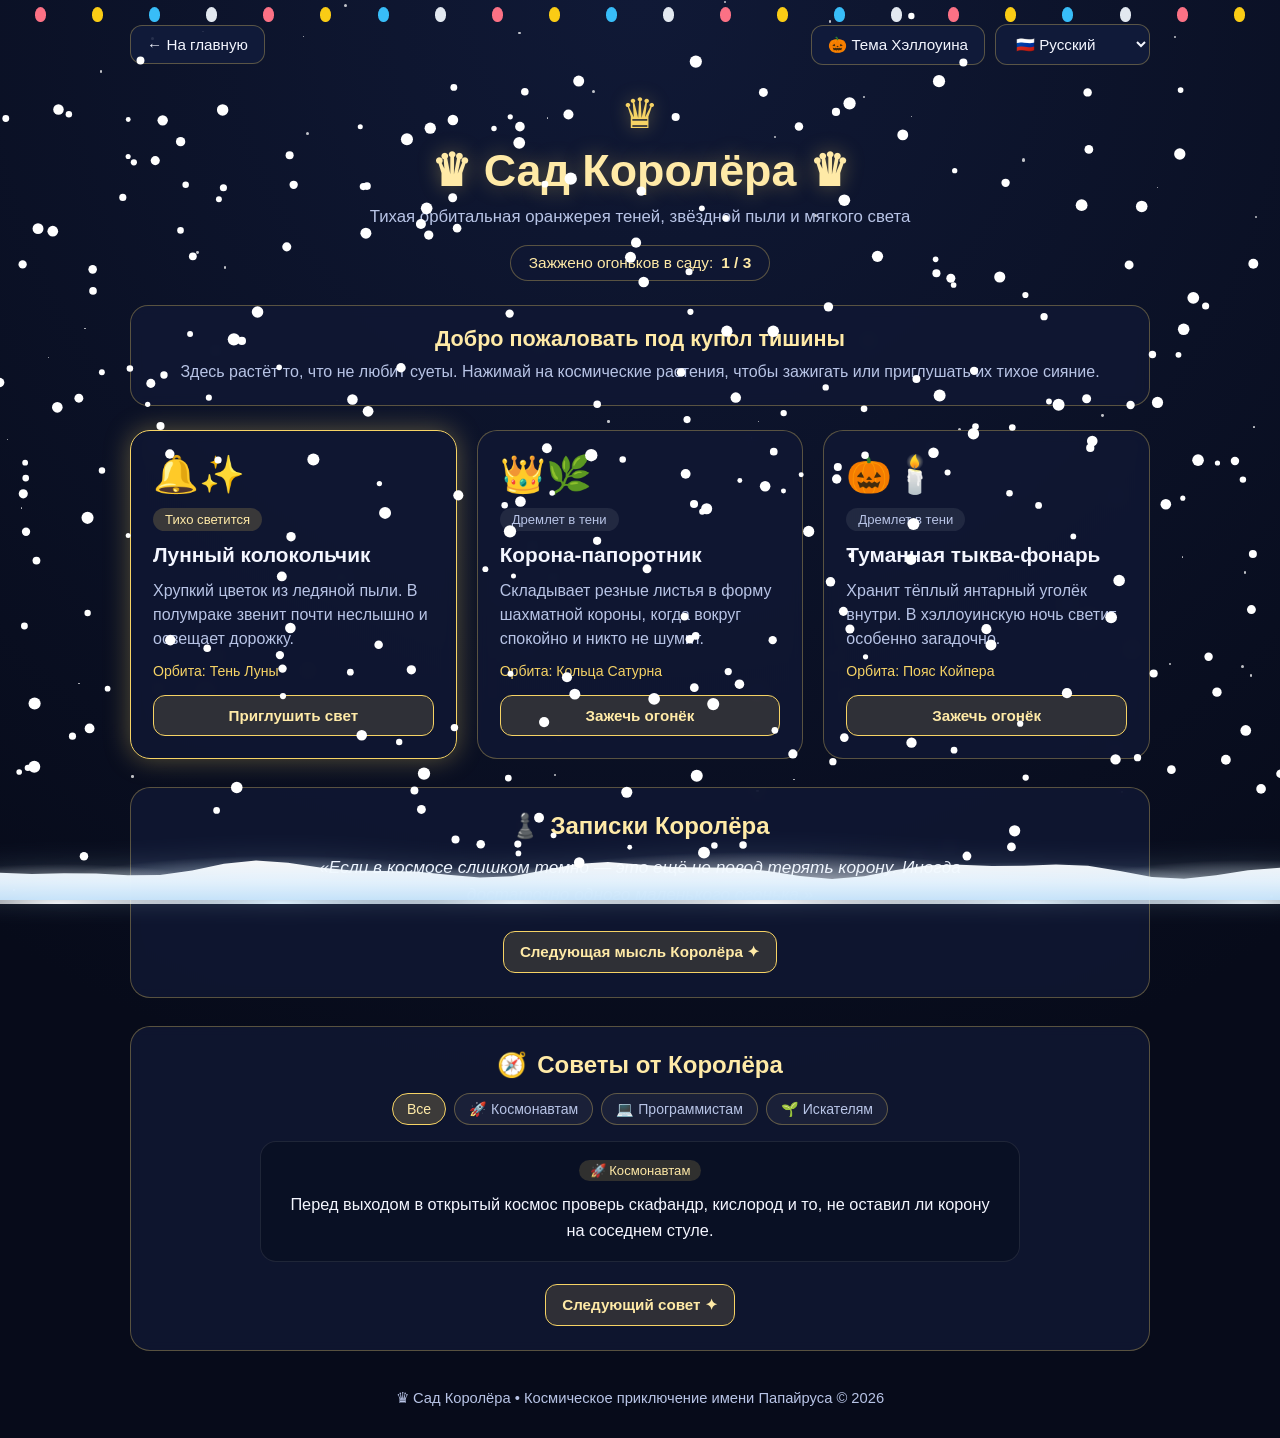
<file: kinger_garden.html>
<!DOCTYPE html>
<html lang="ru">
<head>
    <link rel="stylesheet" href="winter-theme.css">
    <meta charset="UTF-8">
    <meta name="viewport" content="width=device-width, initial-scale=1.0">
    <title>♛ Сад Королёра ♛</title>
    <link rel="stylesheet" href="kinger_garden.css">
</head>
<body>
    <div class="garden-space-bg" aria-hidden="true"></div>
    <div id="gardenStars" class="garden-stars" aria-hidden="true"></div>
    <div id="gardenComets" class="garden-comets" aria-hidden="true"></div>

    <header class="garden-header">
        <div class="garden-top-bar">
            <a href="index.html" class="garden-nav-btn" id="backHomeBtn">
                ← На главную
            </a>

            <div class="garden-controls">
                <button type="button" class="garden-nav-btn" id="gardenThemeBtn">
                    🎃 Тема Хэллоуина
                </button>

                <div class="garden-lang-box">
                    <label for="gardenLangSelect" class="sr-only">Language</label>
                    <select id="gardenLangSelect" class="garden-lang-select" aria-label="Language">
                        <option value="ru">🇷🇺 Русский</option>
                        <option value="kk">🇰🇿 Қазақша</option>
                        <option value="cs">🇨🇿 Čeština</option>
                        <option value="en">🇬🇧 English</option>
                        <option value="de">🇩🇪 Deutsch</option>
                        <option value="fr">🇫🇷 Français</option>
                        <option value="es">🇪🇸 Español</option>
                        <option value="it">🇮🇹 Italiano</option>
                        <option value="pl">🇵🇱 Polski</option>
                        <option value="nl">🇳🇱 Nederlands</option>
                    </select>
                </div>
            </div>
        </div>

        <div class="garden-crown-badge" aria-hidden="true">♛</div>
        <h1 id="gardenPageTitle">♛ Сад Королёра ♛</h1>
        <p class="garden-subtitle" id="gardenPageSubtitle">
            Тихая орбитальная оранжерея теней, звёздной пыли и мягкого света
        </p>

        <div class="garden-status-pill">
            <span id="lanternCounterLabel">Зажжено огоньков в саду:</span>
            <strong id="lanternCounterValue">1 / 3</strong>
        </div>
    </header>

    <main class="garden-main">
        <section class="garden-intro-card">
            <h2 id="gardenIntroTitle">Добро пожаловать под купол тишины</h2>
            <p id="gardenIntroText">
                Здесь растёт то, что не любит суеты. Нажимай на космические растения, чтобы зажигать или приглушать их тихое сияние.
            </p>
        </section>

        <section class="garden-beds-grid" aria-label="Космические растения Королёра">
            <article class="plant-card is-lit" data-plant="moonbell">
                <div class="plant-icon" aria-hidden="true">🔔✨</div>
                <div class="plant-badge" data-role="state">Тихо светится</div>
                <h3 data-role="name">Лунный колокольчик</h3>
                <p data-role="desc">
                    Хрупкий цветок из ледяной пыли. В полумраке звенит почти неслышно и освещает дорожку.
                </p>
                <div class="plant-orbit" data-role="orbit">Орбита: Тень Луны</div>
                <button type="button" class="plant-toggle-btn" data-role="action">
                    Приглушить свет
                </button>
            </article>

            <article class="plant-card" data-plant="crownfern">
                <div class="plant-icon" aria-hidden="true">👑🌿</div>
                <div class="plant-badge" data-role="state">Дремлет в тени</div>
                <h3 data-role="name">Корона-папоротник</h3>
                <p data-role="desc">
                    Складывает резные листья в форму шахматной короны, когда вокруг спокойно и никто не шумит.
                </p>
                <div class="plant-orbit" data-role="orbit">Орбита: Кольца Сатурна</div>
                <button type="button" class="plant-toggle-btn" data-role="action">
                    Зажечь огонёк
                </button>
            </article>

            <article class="plant-card" data-plant="mistpumpkin">
                <div class="plant-icon" aria-hidden="true">🎃🕯️</div>
                <div class="plant-badge" data-role="state">Дремлет в тени</div>
                <h3 data-role="name">Туманная тыква-фонарь</h3>
                <p data-role="desc">
                    Хранит тёплый янтарный уголёк внутри. В хэллоуинскую ночь светит особенно загадочно.
                </p>
                <div class="plant-orbit" data-role="orbit">Орбита: Пояс Койпера</div>
                <button type="button" class="plant-toggle-btn" data-role="action">
                    Зажечь огонёк
                </button>
            </article>
        </section>

        <section class="kinger-quote-box">
            <div class="kinger-quote-header">
                <span class="kinger-quote-icon" aria-hidden="true">♟️</span>
                <h2 id="kingerNotesTitle">Записки Королёра</h2>
            </div>

            <blockquote class="kinger-quote-text" id="kingerQuoteText">
                «Если в космосе слишком темно — это ещё не повод терять корону. Иногда достаточно одного маленького огонька.»
            </blockquote>

            <button type="button" class="kinger-next-btn" id="nextQuoteBtn">
                Следующая мысль Королёра ✦
            </button>
        </section>

        <section class="kinger-tips-box" aria-label="Советы для космонавтов, программистов и гостей сада">
            <div class="kinger-tips-header">
                <span class="kinger-quote-icon" aria-hidden="true">🧭</span>
                <h2 id="kingerTipsTitle">Советы от Королёра</h2>
            </div>

            <div class="kinger-tip-filters" id="tipFilterButtons">
                <button type="button" class="tip-filter-btn is-active" data-tip-cat="all" id="tipCatAll">
                    Все
                </button>
                <button type="button" class="tip-filter-btn" data-tip-cat="astronauts" id="tipCatAstronauts">
                    🚀 Космонавтам
                </button>
                <button type="button" class="tip-filter-btn" data-tip-cat="programmers" id="tipCatProgrammers">
                    💻 Программистам
                </button>
                <button type="button" class="tip-filter-btn" data-tip-cat="gardeners" id="tipCatGardeners">
                    🌱 Искателям
                </button>
            </div>

            <div class="kinger-tip-card">
                <span class="tip-category-tag" id="tipCategoryBadge">🚀 Космонавтам</span>
                <p class="kinger-tip-text" id="kingerTipText">
                    Перед выходом в открытый космос проверь скафандр, кислород и то, не оставил ли корону на соседнем стуле.
                </p>
            </div>

            <button type="button" class="kinger-next-btn" id="nextTipBtn">
                Следующий совет ✦
            </button>
        </section>
    </main>

    <footer class="garden-footer">
        <p id="gardenFooterText">♛ Сад Королёра • Космическое приключение имени Папайруса © 2026</p>
    </footer>

    <script src="kinger_garden.js"></script>
</body>
<script src="winter-theme.js"></script>
</html>
</file>
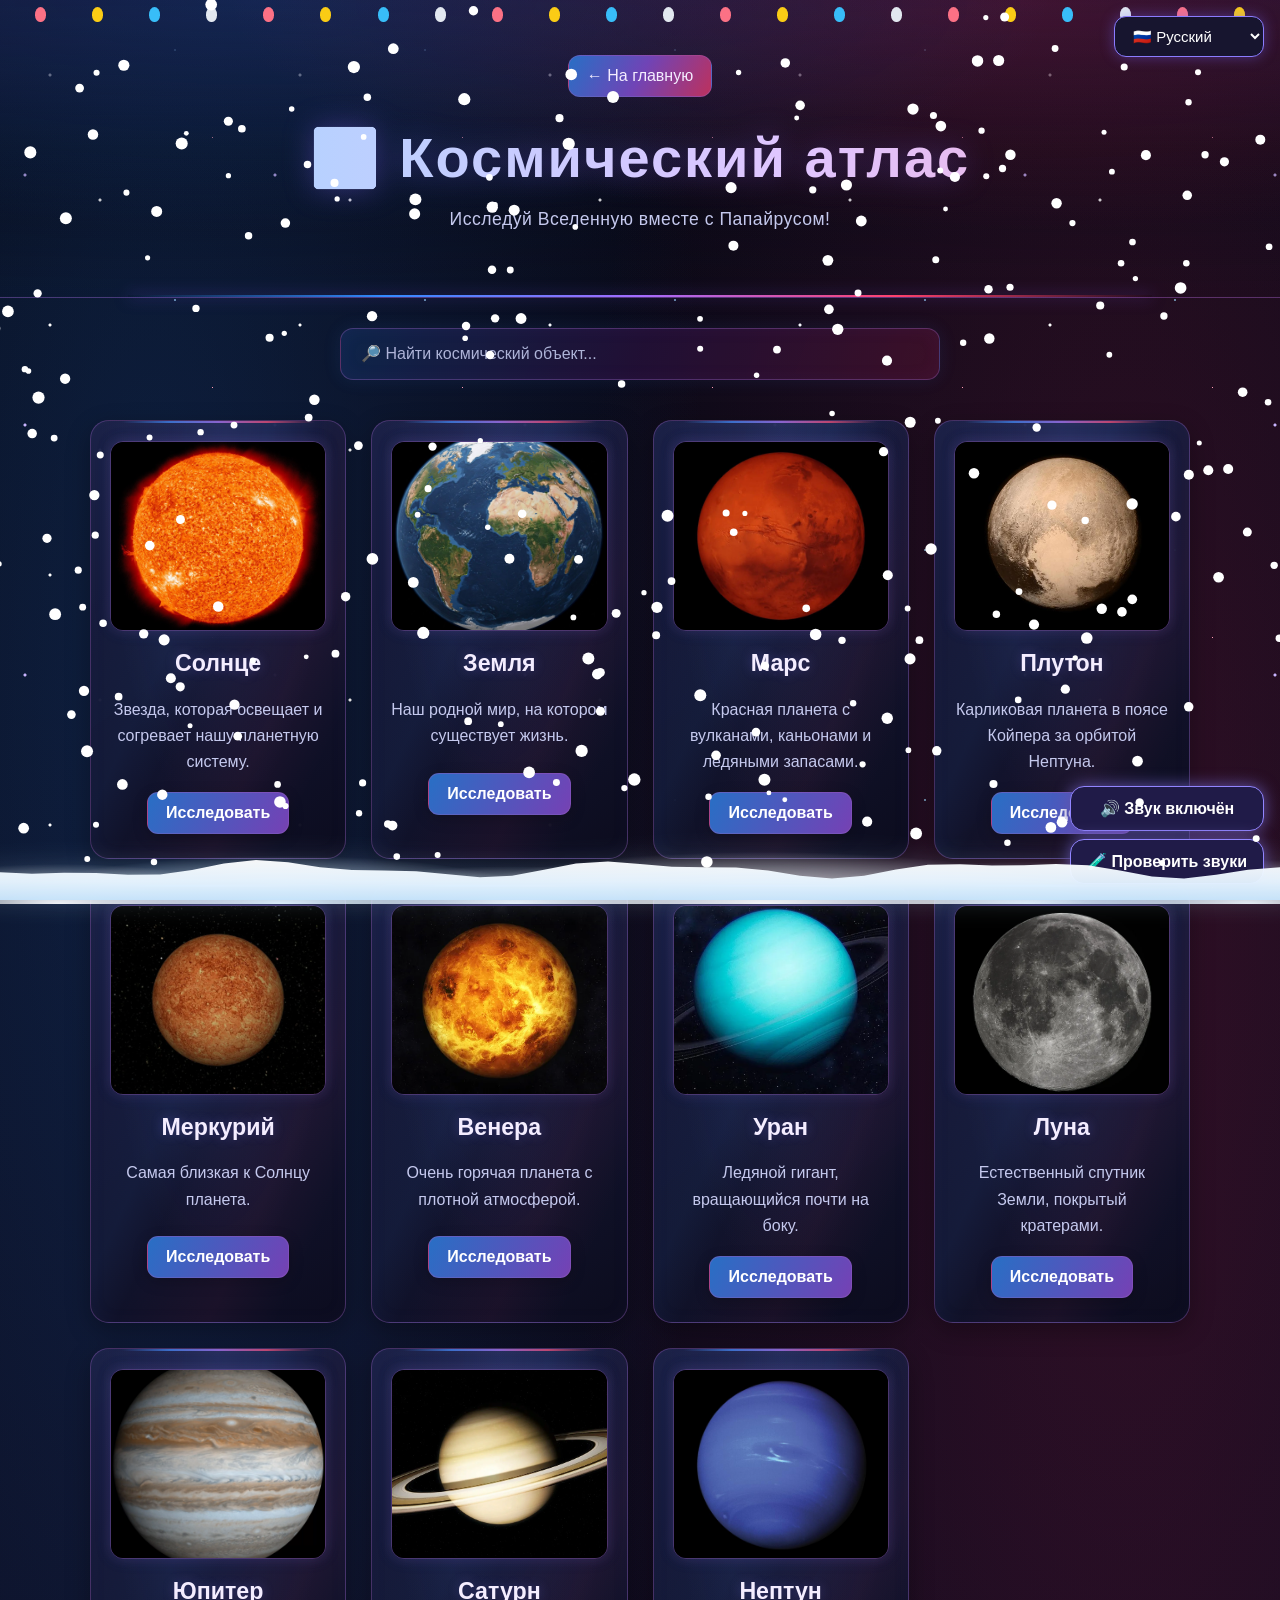
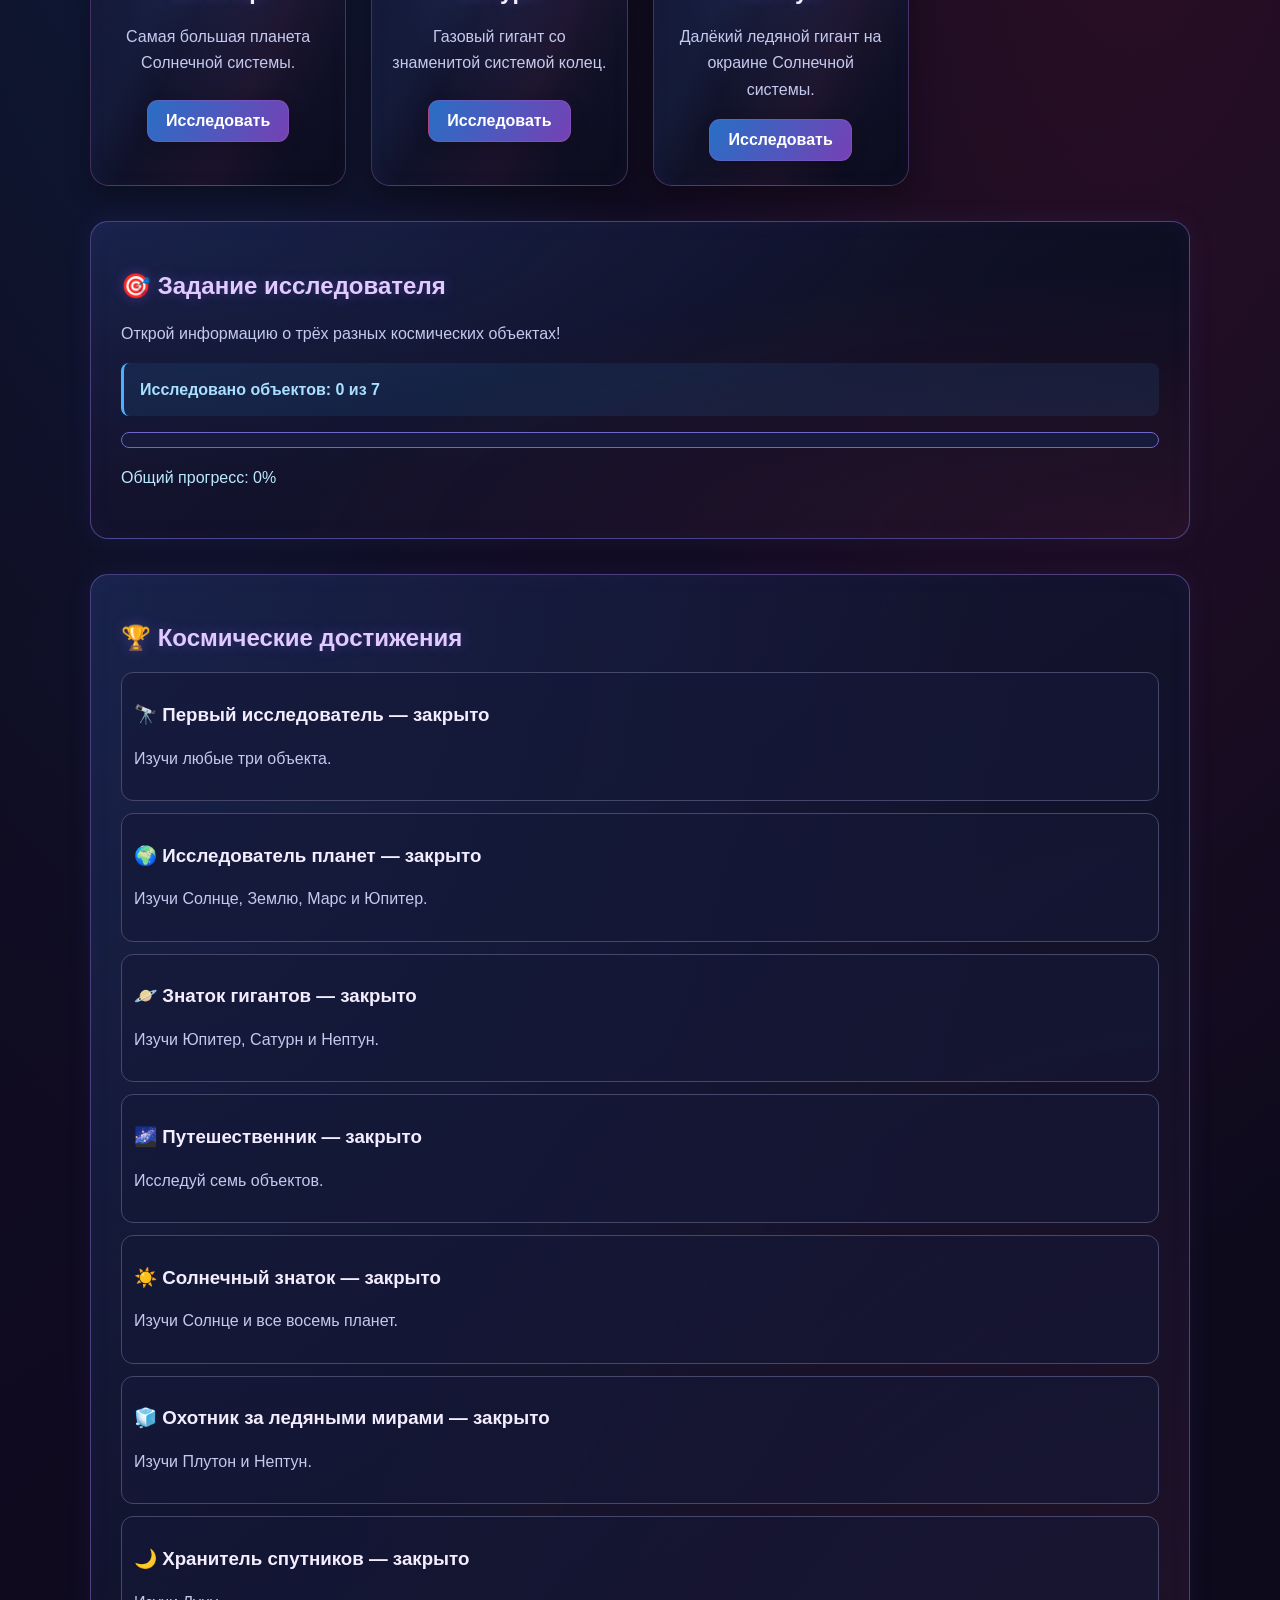
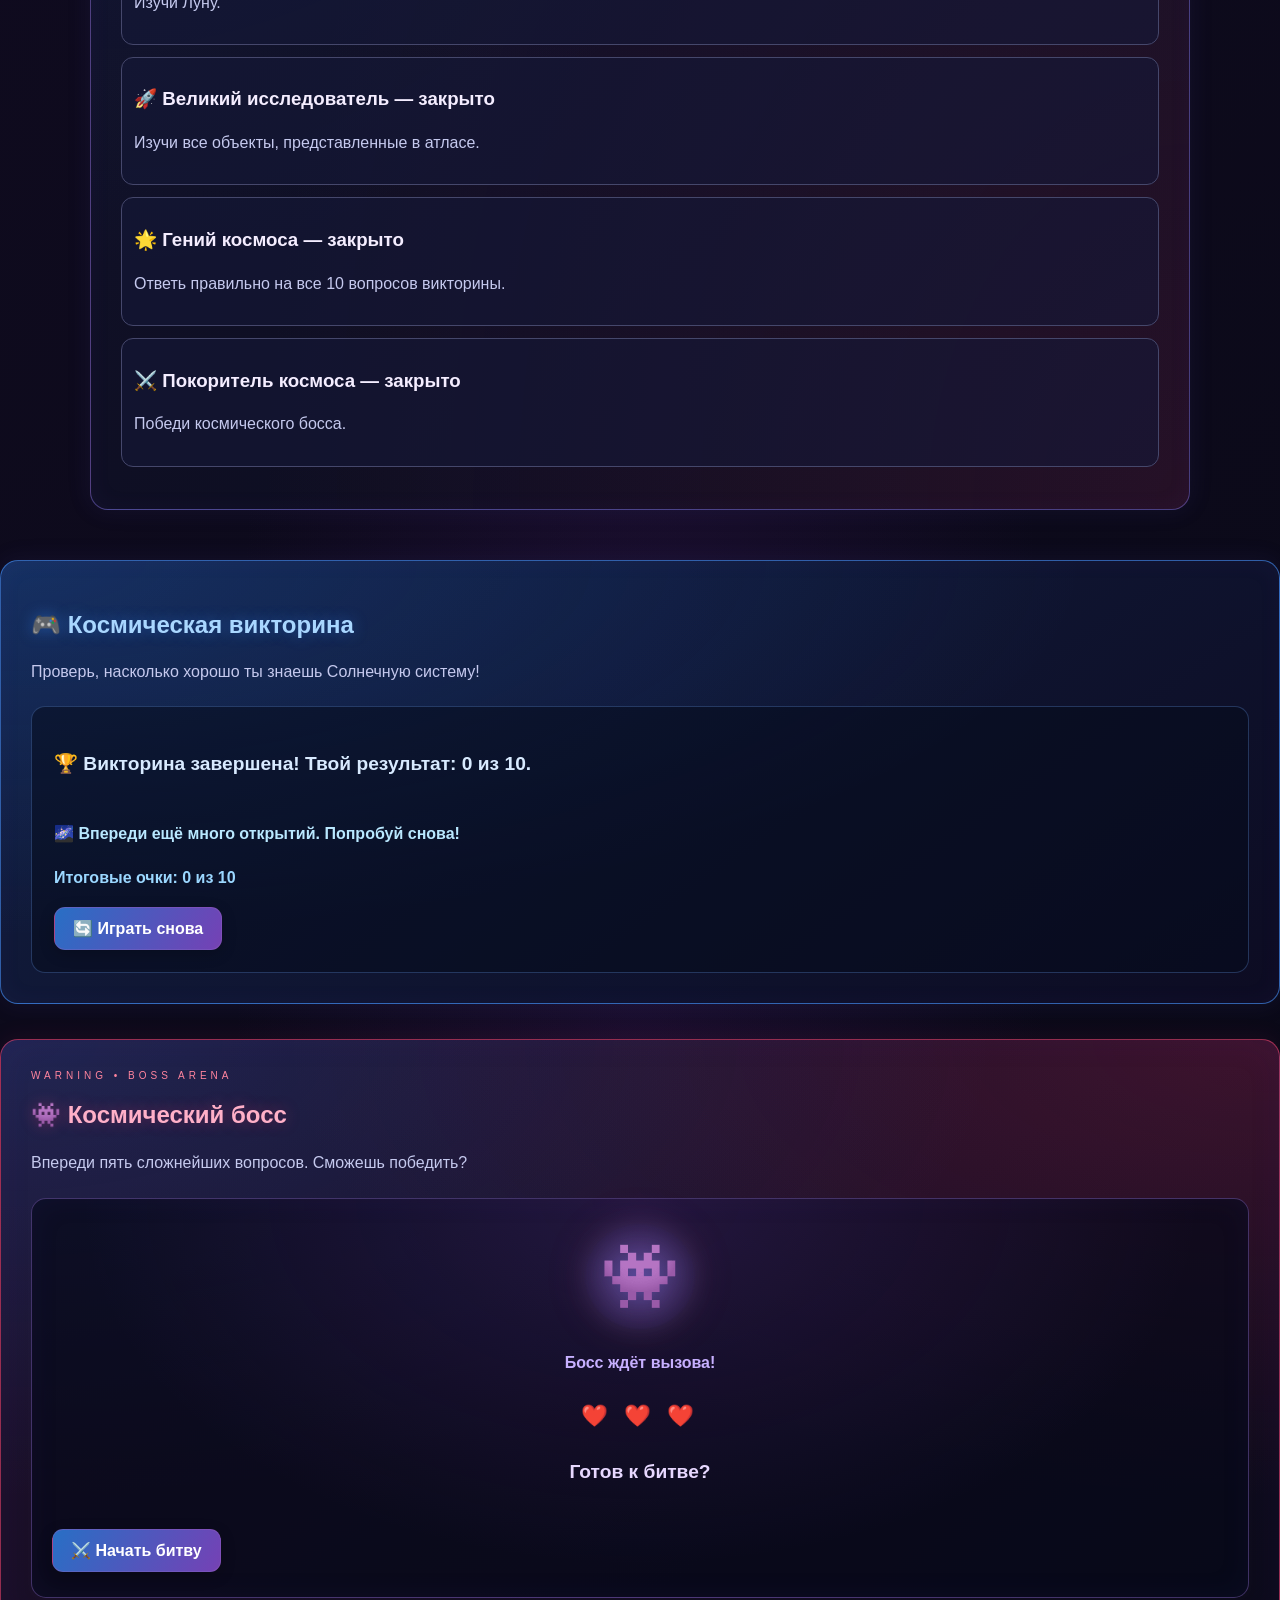
<file: space-atlas.html>
<!DOCTYPE html>
<html lang="ru">
<head>
    <link rel="stylesheet" href="winter-theme.css">
    <meta charset="UTF-8">
    <meta name="viewport" content="width=device-width, initial-scale=1.0">
    <title>Космический атлас — Папайрус</title>
    <link rel="stylesheet" href="space-atlas.css">
</head>

<body class="space-atlas-page">

    <header>
        <a href="index.html" class="back-button">← На главную</a>
        <h1>🌌 Космический атлас</h1>
        <p>Исследуй Вселенную вместе с Папайрусом!</p>
    </header>

    <main>
        <input
            type="text"
            id="search"
            placeholder="🔎 Найти космический объект..."
        >

        <section id="space-objects" class="objects-grid">

            <article class="object-card" data-name="Солнце">
                <img class="object-image" src="images/sun.jpg" alt="Солнце">
                <h2>Солнце</h2>
                <p>Звезда, которая освещает и согревает нашу планетную систему.</p>
                <button onclick="showInfo('Солнце')">Исследовать</button>
            </article>

            <article class="object-card" data-name="Земля">
                <img class="object-image" src="images/earth.jpg" alt="Земля">
                <h2>Земля</h2>
                <p>Наш родной мир, на котором существует жизнь.</p>
                <button onclick="showInfo('Земля')">Исследовать</button>
            </article>

            <article class="object-card" data-name="Марс">
                <img class="object-image" src="images/mars.jpg" alt="Марс">
                <h2>Марс</h2>
                <p>Красная планета с вулканами, каньонами и ледяными запасами.</p>
                <button onclick="showInfo('Марс')">Исследовать</button>
            </article>

            <article class="object-card" data-name="Плутон">
                <img class="object-image" src="images/pluto.jpg" alt="Плутон">
                <h2>Плутон</h2>
                <p>Карликовая планета в поясе Койпера за орбитой Нептуна.</p>
                <button onclick="showInfo('Плутон')">Исследовать</button>
            </article>
            
<article class="object-card" data-name="Меркурий">
    <img class="object-image" src="images/mercury.jpg" alt="Меркурий">
    <h2>Меркурий</h2>
    <p>Самая близкая к Солнцу планета.</p>
    <button onclick="showInfo('Меркурий')">Исследовать</button>
</article>

<article class="object-card" data-name="Венера">
    <img class="object-image" src="images/venus.jpg" alt="Венера">
    <h2>Венера</h2>
    <p>Очень горячая планета с плотной атмосферой.</p>
    <button onclick="showInfo('Венера')">Исследовать</button>
</article>

<article class="object-card" data-name="Уран">
    <img class="object-image" src="images/uranus.jpg" alt="Уран">
    <h2>Уран</h2>
    <p>Ледяной гигант, вращающийся почти на боку.</p>
    <button onclick="showInfo('Уран')">Исследовать</button>
</article>

            
<article class="object-card" data-name="Луна">
    <img class="object-image" src="images/moon.jpg" alt="Луна">
    <h2>Луна</h2>
    <p>Естественный спутник Земли, покрытый кратерами.</p>
    <button onclick="showInfo('Луна')">Исследовать</button>
</article>

<article class="object-card" data-name="Юпитер">
    <img class="object-image" src="images/jupiter.jpg" alt="Юпитер">
    <h2>Юпитер</h2>
    <p>Самая большая планета Солнечной системы.</p>
    <button onclick="showInfo('Юпитер')">Исследовать</button>
</article>

<article class="object-card" data-name="Сатурн">
    <img class="object-image" src="images/saturn.jpg" alt="Сатурн">
    <h2>Сатурн</h2>
    <p>Газовый гигант со знаменитой системой колец.</p>
    <button onclick="showInfo('Сатурн')">Исследовать</button>
</article>

<article class="object-card" data-name="Нептун">
    <img class="object-image" src="images/neptune.jpg" alt="Нептун">
    <h2>Нептун</h2>
    <p>Далёкий ледяной гигант на окраине Солнечной системы.</p>
    <button onclick="showInfo('Нептун')">Исследовать</button>
</article>


        </section>

        <section id="info-panel" class="info-panel" hidden>
            <h2 id="info-title"></h2>
            <p id="info-description"></p>
            <button onclick="closeInfo()">Закрыть</button>
        </section>

        <section class="mission">
            <h2>🎯 Задание исследователя</h2>
            <p>Открой информацию о трёх разных космических объектах!</p>
            <p id="progress">Исследовано объектов: 0 из 3</p>
            <p id="achievement" hidden>
                🏆 Достижение открыто: «Первый исследователь»!
            </p>
        </section>
    </main>
<section class="mission" id="space-quiz">
    <h2>🎮 Космическая викторина</h2>
    <p>Проверь, насколько хорошо ты знаешь Солнечную систему!</p>

    <div id="quiz-content">
        <p id="quiz-question">Готов к космическому испытанию?</p>
        <div id="quiz-answers"></div>
        <p id="quiz-feedback"></p>
        <p id="quiz-score">Очки: 0</p>
        <button id="quiz-start" onclick="startQuiz()">
            🚀 Начать викторину
        </button>
        <button id="quiz-next" onclick="nextQuestion()" hidden>
            Следующий вопрос →
        </button>
    </div>
</section>
<section class="mission" id="space-boss">
    <h2>👾 Космический босс</h2>
    <p>Впереди пять сложнейших вопросов. Сможешь победить?</p>

    <div id="boss-arena">
        <div id="boss-avatar" style="font-size:64px;text-align:center;">
            👾
        </div>

        <p id="boss-status">Босс ждёт вызова!</p>
        <p id="boss-lives">❤️ ❤️ ❤️</p>
        <p id="boss-question">Готов к битве?</p>

        <div id="boss-answers"></div>
        <p id="boss-feedback"></p>

        <button id="boss-start" onclick="startBossBattle()">
            ⚔️ Начать битву
        </button>

        <button id="boss-next" onclick="nextBossQuestion()" hidden>
            Следующий вопрос →
        </button>
    </div>
</section>

<script src="space-atlas.js"></script>
<script src="space-atlas-localization.js"></script>
<script src="page-language-menu.js"></script>
<script src="halloween-decorations.js"></script>
</body>
<script src="winter-theme.js"></script>
</html>
</file>
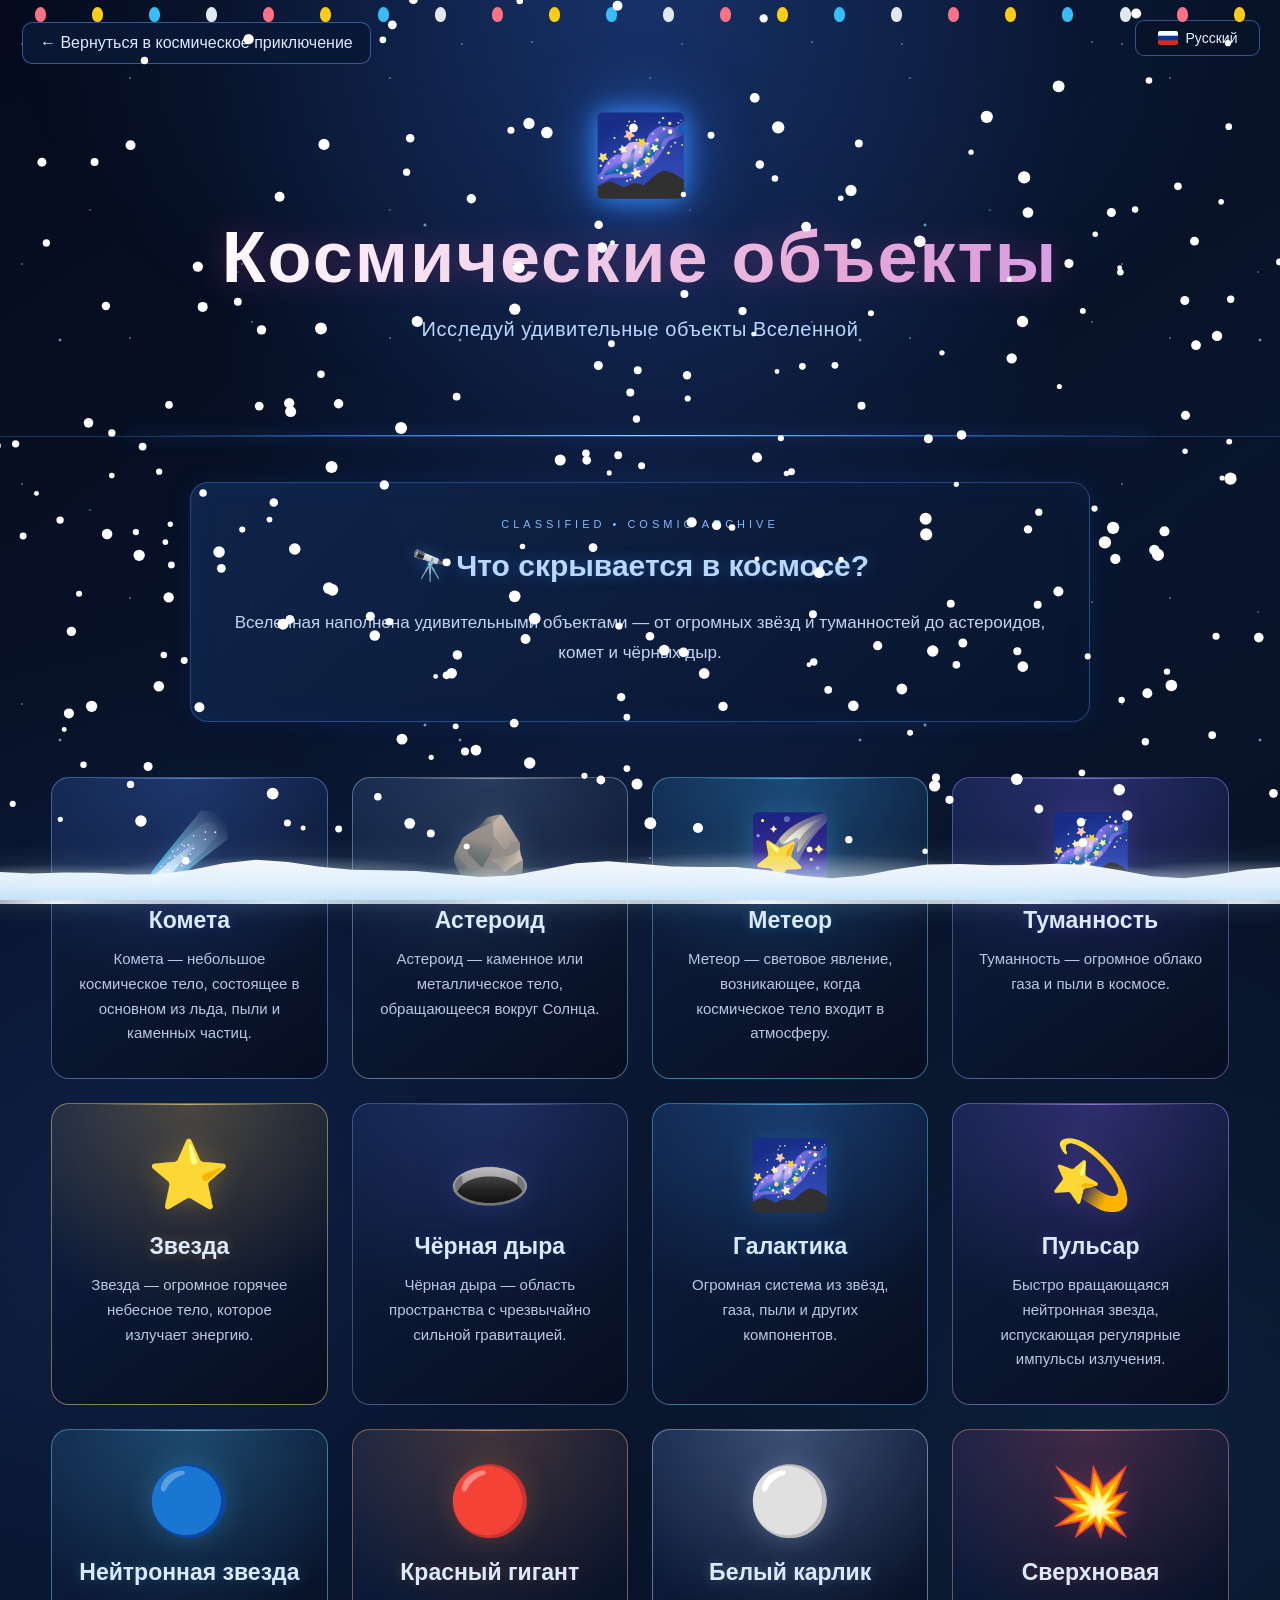
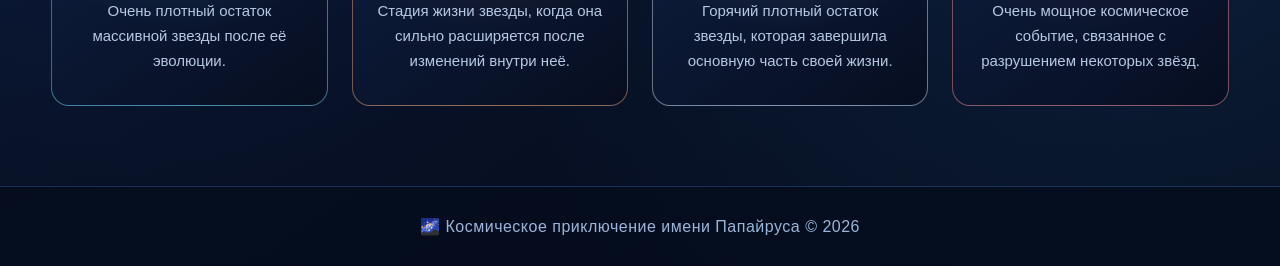
<file: space-objects.html>
<!DOCTYPE html>
<html lang="ru">

<head>
    <link rel="stylesheet" href="winter-theme.css">
    <link rel="stylesheet" href="halloween-decorations.css">
    <meta charset="UTF-8">
    <meta name="viewport" content="width=device-width, initial-scale=1.0">

    <title>Космические объекты</title>

    <link rel="stylesheet" href="space-objects.css">
</head>

<body>

    <div class="stars"></div>

    <header class="space-header">

        <a href="index.html" class="back-button">
            ← Вернуться в космическое приключение
        </a>

        <div class="language-menu">

            <button
                class="language-button"
                id="languageButton"
                onclick="toggleLanguageMenu()"
            >
                <img
                    src="images/russia.png"
                    alt="Русский"
                >
                Русский
            </button>

            <div
                class="language-dropdown"
                id="languageDropdown"
            >

                <button onclick="changeLanguage('ru')">
                    <img src="images/russia.png" alt="Русский">
                    Русский
                </button>

                <button onclick="changeLanguage('kk')">
                    <img src="images/kazakhstan.png" alt="Қазақша">
                    Қазақша
                </button>

                <button onclick="changeLanguage('cs')">
                    <img src="images/czechia.png" alt="Čeština">
                    Čeština
                </button>

                <button onclick="changeLanguage('en')">
                    <img src="images/usa.png" alt="English">
                    English
                </button>

                <button onclick="changeLanguage('de')">
                    <img src="images/germany.png" alt="Deutsch">
                    Deutsch
                </button>

                <button onclick="changeLanguage('fr')">
                    <img src="images/france.png" alt="Français">
                    Français
                </button>

                <button onclick="changeLanguage('es')">
                    <img src="images/spain.jpg" alt="Español">
                    Español
                </button>

                <button onclick="changeLanguage('it')">
                    <img src="images/italy.jpg" alt="Italiano">
                    Italiano
                </button>
                <button onclick="changeLanguage('pl')">
    <img src="images/poland.png" alt="Polski">
    Polski
</button>

<button onclick="changeLanguage('nl')">
    <img src="images/netherlands.png" alt="Nederlands">
    Nederlands
</button>

            </div>
        </div>

        <div class="header-content">

            <div class="space-icon">🌌</div>

            <h1 id="page-title">
                Космические объекты
            </h1>

            <p id="page-subtitle">
                Исследуй удивительные объекты Вселенной
            </p>

        </div>

    </header>


    <main>

        <section class="intro">

            <h2 id="intro-title">
                🔭 Что скрывается в космосе?
            </h2>

            <p id="intro-text">
                Вселенная наполнена удивительными объектами —
                от огромных звёзд и туманностей до астероидов,
                комет и чёрных дыр.
            </p>

        </section>


        <section class="objects-section">

            <div class="objects-grid">


                <!-- Комета -->

                <article
                    class="object-card"
                    onclick="openObject('comet')"
                >

                    <div class="object-icon">
                        ☄️
                    </div>

                    <h3 data-object-title="comet">
                        Комета
                    </h3>

                    <p data-object-description="comet">
                        Ледяное тело, которое движется вокруг звезды.
                    </p>

                </article>


                <!-- Астероид -->

                <article
                    class="object-card"
                    onclick="openObject('asteroid')"
                >

                    <div class="object-icon">
                        🪨
                    </div>

                    <h3 data-object-title="asteroid">
                        Астероид
                    </h3>

                    <p data-object-description="asteroid">
                        Каменное или металлическое тело, обращающееся вокруг Солнца.
                    </p>

                </article>


                <!-- Метеор -->

                <article
                    class="object-card"
                    onclick="openObject('meteor')"
                >

                    <div class="object-icon">
                        🌠
                    </div>

                    <h3 data-object-title="meteor">
                        Метеор
                    </h3>

                    <p data-object-description="meteor">
                        Яркая вспышка, возникающая при входе космического тела в атмосферу.
                    </p>

                </article>


                <!-- Туманность -->

                <article
                    class="object-card"
                    onclick="openObject('nebula')"
                >

                    <div class="object-icon">
                        🌌
                    </div>

                    <h3 data-object-title="nebula">
                        Туманность
                    </h3>

                    <p data-object-description="nebula">
                        Огромное облако газа и пыли в космосе.
                    </p>

                </article>


                <!-- Звезда -->

                <article
                    class="object-card"
                    onclick="openObject('star')"
                >

                    <div class="object-icon">
                        ⭐
                    </div>

                    <h3 data-object-title="star">
                        Звезда
                    </h3>

                    <p data-object-description="star">
                        Огромный шар горячей плазмы, излучающий свет и энергию.
                    </p>

                </article>


                <!-- Чёрная дыра -->

                <article
                    class="object-card"
                    onclick="openObject('blackHole')"
                >

                    <div class="object-icon">
                        🕳️
                    </div>

                    <h3 data-object-title="blackHole">
                        Чёрная дыра
                    </h3>

                    <p data-object-description="blackHole">
                        Область пространства с настолько сильной гравитацией,
                        что даже свет не может её покинуть.
                    </p>

                </article>


                <!-- Галактика -->

                <article
                    class="object-card"
                    onclick="openObject('galaxy')"
                >

                    <div class="object-icon">
                        🌌
                    </div>

                    <h3 data-object-title="galaxy">
                        Галактика
                    </h3>

                    <p data-object-description="galaxy">
                        Огромная система из звёзд, газа, пыли и тёмной материи.
                    </p>

                </article>


                <!-- Пульсар -->

                <article
                    class="object-card"
                    onclick="openObject('pulsar')"
                >

                    <div class="object-icon">
                        💫
                    </div>

                    <h3 data-object-title="pulsar">
                        Пульсар
                    </h3>

                    <p data-object-description="pulsar">
                        Быстро вращающаяся нейтронная звезда,
                        испускающая регулярные импульсы излучения.
                    </p>

                </article>


                <!-- Нейтронная звезда -->

                <article
                    class="object-card"
                    onclick="openObject('neutronStar')"
                >

                    <div class="object-icon">
                        🔵
                    </div>

                    <h3 data-object-title="neutronStar">
                        Нейтронная звезда
                    </h3>

                    <p data-object-description="neutronStar">
                        Очень плотный остаток массивной звезды.
                    </p>

                </article>


                <!-- Красный гигант -->

                <article
                    class="object-card"
                    onclick="openObject('redGiant')"
                >

                    <div class="object-icon">
                        🔴
                    </div>

                    <h3 data-object-title="redGiant">
                        Красный гигант
                    </h3>

                    <p data-object-description="redGiant">
                        Стадия жизни звезды, когда она сильно расширяется.
                    </p>

                </article>


                <!-- Белый карлик -->

                <article
                    class="object-card"
                    onclick="openObject('whiteDwarf')"
                >

                    <div class="object-icon">
                        ⚪
                    </div>

                    <h3 data-object-title="whiteDwarf">
                        Белый карлик
                    </h3>

                    <p data-object-description="whiteDwarf">
                        Горячий плотный остаток звезды,
                        которая завершила свой жизненный цикл.
                    </p>

                </article>


                <!-- Сверхновая -->

                <article
                    class="object-card"
                    onclick="openObject('supernova')"
                >

                    <div class="object-icon">
                        💥
                    </div>

                    <h3 data-object-title="supernova">
                        Сверхновая
                    </h3>

                    <p data-object-description="supernova">
                        Мощное космическое событие,
                        связанное с разрушением некоторых звёзд.
                    </p>

                </article>


            </div>

        </section>

    </main>


    <!-- Модальное окно -->

    <div
        class="object-modal"
        id="objectModal"
        onclick="closeObject(event)"
    >

        <div
            class="modal-content"
            onclick="event.stopPropagation()"
        >

            <button
                class="close-button"
                onclick="closeObject()"
            >
                ×
            </button>

            <div
                class="modal-icon"
                id="modalIcon"
            >
                🌌
            </div>

            <h2 id="modalTitle">
                Космический объект
            </h2>

            <p id="modalDescription">
                Описание объекта.
            </p>

            <div class="fact-box">

                <strong id="factTitle">
                    🔭 Интересный факт
                </strong>

                <p id="modalFact">
                    Факт о космическом объекте.
                </p>

            </div>

        </div>

    </div>


    <footer>

        <p id="footer-text">
            🌌 Космическое приключение имени Папайруса © 2026
        </p>

    </footer>


<script src="space-objects.js"></script>
<script src="halloween-decorations.js"></script>
</body>
<script src="winter-theme.js"></script>
</html>
</file>
<file: style.css>
* {
    box-sizing: border-box;
    margin: 0;
    padding: 0;
}

html {
    scroll-behavior: smooth;
}

body {
    min-height: 100vh;
    font-family: Arial, sans-serif;
    color: white;

    background:
        radial-gradient(
            circle at 20% 20%,
            rgba(70, 80, 180, 0.25),
            transparent 30%
        ),
        radial-gradient(
            circle at 80% 70%,
            rgba(120, 40, 180, 0.2),
            transparent 30%
        ),
        linear-gradient(
            135deg,
            #030313,
            #08082a 45%,
            #02020d
        );

    overflow-x: hidden;
}

/* ⭐ Звёзды */

.star {
    position: fixed;
    background: white;
    border-radius: 50%;
    pointer-events: none;
    z-index: 0;
    animation: twinkle 2s infinite alternate;
}

@keyframes twinkle {
    from {
        opacity: 0.2;
        transform: scale(0.7);
    }

    to {
        opacity: 1;
        transform: scale(1.3);
    }
}

/* 🌌 Верхняя часть */

header {
    position: relative;
    z-index: 2;
    text-align: center;
    padding: 70px 20px 50px;
}

header h1 {
    font-size: clamp(32px, 6vw, 64px);
    margin-bottom: 15px;

    text-shadow:
        0 0 10px #8da2ff,
        0 0 25px #586dff,
        0 0 50px #3949ab;
}

header p {
    font-size: 20px;
    color: #c8d0ff;
}

/* 🚀 Основная часть */

main {
    position: relative;
    z-index: 2;
    max-width: 1200px;
    margin: auto;
    padding: 20px;
}

.intro {
    text-align: center;
    padding: 50px 20px 80px;
}

.intro h2,
.planets h2 {
    font-size: 36px;
    margin-bottom: 20px;
    text-shadow: 0 0 15px rgba(150, 170, 255, 0.8);
}

.intro p {
    max-width: 700px;
    margin: auto;

    color: #c7c9e8;
    font-size: 18px;
    line-height: 1.7;
}

.intro button {
    margin-top: 30px;
    padding: 15px 30px;

    border: none;
    border-radius: 30px;

    color: white;

    background: linear-gradient(
        135deg,
        #5968ff,
        #974cff
    );

    font-size: 17px;
    font-weight: bold;

    cursor: pointer;

    box-shadow:
        0 0 20px rgba(105, 90, 255, 0.5);

    transition: 0.3s;
}

.intro button:hover {
    transform: translateY(-4px) scale(1.04);

    box-shadow:
        0 0 35px rgba(130, 110, 255, 0.8);
}

/* 🪐 Планеты */

.planets {
    text-align: center;
    padding-bottom: 80px;
}

.planet-list {
    display: grid;
    grid-template-columns: repeat(3, 1fr);

    gap: 25px;
    margin-top: 35px;
}

.planet-card {
    position: relative;

    padding: 30px 20px;
    min-height: 270px;

    border: 1px solid rgba(150, 160, 255, 0.2);
    border-radius: 25px;

    background: rgba(20, 22, 55, 0.72);

    backdrop-filter: blur(10px);

    box-shadow:
        0 10px 30px rgba(0, 0, 0, 0.35),
        inset 0 0 20px rgba(100, 110, 255, 0.04);

    cursor: pointer;

    opacity: 0;
    transform: translateY(30px);

    animation:
        planetAppear 0.8s ease forwards;

    transition:
        transform 0.3s,
        border-color 0.3s,
        box-shadow 0.3s;
}

.planet-card:nth-child(1) {
    animation-delay: 0.1s;
}

.planet-card:nth-child(2) {
    animation-delay: 0.2s;
}

.planet-card:nth-child(3) {
    animation-delay: 0.3s;
}

.planet-card:nth-child(4) {
    animation-delay: 0.4s;
}

.planet-card:nth-child(5) {
    animation-delay: 0.5s;
}

.planet-card:nth-child(6) {
    animation-delay: 0.6s;
}

.planet-card:nth-child(7) {
    animation-delay: 0.7s;
}

.planet-card:nth-child(8) {
    animation-delay: 0.8s;
}

.planet-card:nth-child(9) {
    animation-delay: 0.9s;
}

@keyframes planetAppear {
    to {
        opacity: 1;
        transform: translateY(0);
    }
}

.planet-card:hover {
    transform: translateY(-10px) scale(1.03);

    border-color:
        rgba(160, 170, 255, 0.65);

    box-shadow:
        0 20px 45px rgba(0, 0, 0, 0.5),
        0 0 30px rgba(100, 110, 255, 0.25);
}

/* 🌍 Картинки планет */

.planet-image {
    display: block;

    width: 130px;
    height: 130px;

    margin: 0 auto 20px;

    border-radius: 50%;

    object-fit: cover;

    box-shadow:
        0 0 10px rgba(255, 255, 255, 0.35),
        0 0 25px rgba(100, 150, 255, 0.45),
        0 0 45px rgba(80, 100, 255, 0.25);

    animation:
        planetGlow 3s ease-in-out infinite alternate;

    transition:
        transform 0.4s ease,
        box-shadow 0.4s ease;
}

@keyframes planetGlow {
    from {
        box-shadow:
            0 0 10px rgba(255, 255, 255, 0.3),
            0 0 25px rgba(100, 150, 255, 0.35),
            0 0 45px rgba(80, 100, 255, 0.2);
    }

    to {
        box-shadow:
            0 0 15px rgba(255, 255, 255, 0.55),
            0 0 35px rgba(120, 170, 255, 0.6),
            0 0 65px rgba(100, 100, 255, 0.4);
    }
}

.planet-card:hover .planet-image {
    transform: scale(1.1);

    box-shadow:
        0 0 10px rgba(255, 255, 255, 0.9),
        0 0 25px rgba(130, 180, 255, 0.9),
        0 0 50px rgba(90, 120, 255, 0.8),
        0 0 90px rgba(80, 90, 255, 0.5),
        0 0 130px rgba(120, 70, 255, 0.3);
}

.planet-card h3 {
    font-size: 24px;
    margin-bottom: 10px;
}

.planet-card p {
    color: #bfc4e8;
    line-height: 1.5;
}

/* 🪐 Окно планеты */

.planet-modal {
    position: fixed;
    inset: 0;

    display: flex;

    align-items: center;
    justify-content: center;

    padding: 20px;

    background: rgba(0, 0, 15, 0.75);

    backdrop-filter: blur(8px);

    opacity: 0;
    visibility: hidden;

    transition:
        opacity 0.3s,
        visibility 0.3s;

    z-index: 1000;
}

.planet-modal.active {
    opacity: 1;
    visibility: visible;
}

.modal-content {
    position: relative;

    width: min(600px, 100%);
    max-height: 90vh;

    overflow-y: auto;

    padding: 40px;

    border: 1px solid rgba(160, 170, 255, 0.35);
    border-radius: 30px;

    background:
        linear-gradient(
            145deg,
            rgba(30, 32, 75, 0.97),
            rgba(10, 12, 35, 0.97)
        );

    box-shadow:
        0 30px 80px rgba(0, 0, 0, 0.7),
        0 0 50px rgba(90, 100, 255, 0.2);

    transform: scale(0.8);

    transition:
        transform 0.3s;
}

.planet-modal.active .modal-content {
    transform: scale(1);
}

.modal-content > .planet-icon {
    display: flex;

    align-items: center;
    justify-content: center;

    width: 90px;
    height: 90px;

    margin: 0 auto 20px;

    border-radius: 50%;

    font-size: 48px;

    background:
        radial-gradient(
            circle at 35% 30%,
            #ffffff,
            #8895ff 35%,
            #3e3f91 70%,
            #171832
        );

    box-shadow:
        0 0 20px rgba(130, 145, 255, 0.5),
        0 0 40px rgba(100, 110, 255, 0.25);
}

.modal-content h2 {
    text-align: center;

    font-size: 32px;

    margin-bottom: 15px;
}

.modal-content > p {
    color: #d0d2ed;

    line-height: 1.7;

    text-align: center;

    margin-bottom: 25px;
}

/* ❌ Кнопка закрытия */

.close-button {
    position: absolute;

    top: 15px;
    right: 20px;

    width: 40px;
    height: 40px;

    border: none;
    border-radius: 50%;

    background: rgba(255, 255, 255, 0.08);

    color: white;

    font-size: 30px;

    cursor: pointer;

    transition: 0.2s;
}

.close-button:hover {
    background: rgba(255, 80, 100, 0.3);

    transform: rotate(90deg);
}

/* 📊 Информация */

.planet-info {
    display: grid;

    gap: 12px;

    padding: 20px;

    border-radius: 18px;

    background: rgba(255, 255, 255, 0.04);

    max-height: 330px;

    overflow-y: auto;
}

.planet-info p {
    color: #d6d8ef;
}

.planet-info strong {
    color: white;
}

/* 🔭 Интересный факт */

.planet-fact {
    margin-top: 20px;

    padding: 20px;

    border-radius: 18px;

    background:
        linear-gradient(
            135deg,
            rgba(80, 90, 200, 0.15),
            rgba(140, 70, 220, 0.1)
        );

    border: 1px solid rgba(150, 160, 255, 0.15);
}

.planet-fact h3 {
    margin-bottom: 10px;

    font-size: 20px;
}

.planet-fact p {
    color: #cfd2ef;

    line-height: 1.6;
}

/* ☄️ Комета */

.comet {
    position: fixed;

    width: 18px;
    height: 18px;

    border-radius: 50%;

    background: white;

    box-shadow:
        0 0 8px white,
        0 0 18px #b8d4ff,
        0 0 35px #668cff,
        0 0 60px #526fff;

    pointer-events: none;

    z-index: 9999;
}

.comet-tail {
    position: fixed;

    width: 190px;
    height: 7px;

    border-radius: 100%;

    background:
        linear-gradient(
            to right,
            rgba(255, 255, 255, 0.95),
            rgba(130, 175, 255, 0.55),
            rgba(80, 120, 255, 0.18),
            transparent
        );

    filter: blur(1px);

    transform-origin: left center;

    pointer-events: none;

    z-index: 9998;
}

/* 🌌 Подвал */

footer {
    position: relative;

    z-index: 2;

    padding: 30px 20px;

    text-align: center;

    color: #8589b5;

    border-top:
        1px solid rgba(150, 160, 255, 0.1);
}

/* 📱 Планшет */

@media (max-width: 800px) {
    .planet-list {
        grid-template-columns: repeat(2, 1fr);
    }
}

/* 📱 Телефон */

@media (max-width: 550px) {
    .planet-list {
        grid-template-columns: 1fr;
    }

    .modal-content {
        padding: 30px 20px;
    }

    .intro h2,
    .planets h2 {
        font-size: 28px;
    }

    .planet-info {
        max-height: 280px;
    }
}

/* 🌐 Космическое меню языков */

.language-menu {
    position: fixed;

    top: 20px;
    left: 20px;

    z-index: 10000;
}

/* Главная кнопка */

.language-button {
    display: flex;

    align-items: center;

    gap: 8px;

    padding: 11px 17px;

    border: 1px solid rgba(130, 150, 255, 0.45);

    border-radius: 16px;

    background:
        linear-gradient(
            135deg,
            rgba(35, 42, 100, 0.9),
            rgba(12, 15, 48, 0.95)
        );

    color: #ffffff;

    font-family: Arial, sans-serif;

    font-size: 15px;
    font-weight: bold;

    cursor: pointer;

    backdrop-filter: blur(15px);

    box-shadow:
        0 5px 20px rgba(0, 0, 0, 0.45),
        0 0 15px rgba(90, 110, 255, 0.25),
        inset 0 0 15px rgba(130, 150, 255, 0.08);

    transition:
        transform 0.25s ease,
        box-shadow 0.25s ease,
        border-color 0.25s ease;
}

.language-button:hover {
    transform: translateY(-2px);

    border-color:
        rgba(160, 180, 255, 0.85);

    box-shadow:
        0 8px 25px rgba(0, 0, 0, 0.5),
        0 0 20px rgba(90, 120, 255, 0.5),
        0 0 45px rgba(80, 90, 255, 0.2);
}

.language-button:active {
    transform: translateY(0) scale(0.97);
}

/* ⬇️ Выпадающее меню */

.language-dropdown {
    position: absolute;

    top: calc(100% + 10px);
    left: 0;

    width: 190px;

    padding: 7px;

    border: 1px solid rgba(130, 150, 255, 0.35);

    border-radius: 17px;

    background:
        linear-gradient(
            145deg,
            rgba(25, 30, 75, 0.97),
            rgba(7, 10, 32, 0.98)
        );

    backdrop-filter: blur(18px);

    box-shadow:
        0 15px 40px rgba(0, 0, 0, 0.6),
        0 0 25px rgba(80, 100, 255, 0.25),
        inset 0 0 20px rgba(120, 140, 255, 0.05);

    opacity: 0;
    visibility: hidden;

    transform:
        translateY(-10px)
        scale(0.96);

    transition:
        opacity 0.2s ease,
        transform 0.2s ease,
        visibility 0.2s ease;
}

/* Когда меню открыто */

.language-dropdown.open {
    opacity: 1;
    visibility: visible;

    transform:
        translateY(0)
        scale(1);
}

/* 🌍 Пункты языков */

.language-dropdown button {
    display: flex;

    align-items: center;

    width: 100%;

    padding: 11px 13px;

    margin: 2px 0;

    border: 1px solid transparent;

    border-radius: 11px;

    background: transparent;

    color: #e9ecff;

    font-family: Arial, sans-serif;

    font-size: 14px;
    font-weight: bold;

    text-align: left;

    cursor: pointer;

    transition:
        background 0.2s ease,
        border-color 0.2s ease,
        transform 0.2s ease,
        color 0.2s ease;
}

/* Наведение */

.language-dropdown button:hover {
    background:
        linear-gradient(
            90deg,
            rgba(75, 95, 210, 0.35),
            rgba(120, 80, 220, 0.2)
        );

    border-color:
        rgba(130, 150, 255, 0.3);

    color: white;

    transform: translateX(4px);

    box-shadow:
        0 0 15px rgba(80, 100, 255, 0.15);
}

/* Нажатие */

.language-dropdown button:active {
    transform:
        translateX(4px)
        scale(0.98);
}

/* 📱 Для маленького экрана */

@media (max-width: 550px) {
    .language-menu {
        top: 12px;
        left: 12px;
    }

    .language-button {
        padding: 9px 13px;
        font-size: 14px;
    }

    .language-dropdown {
        width: 175px;
    }
}

/* 🇷🇺🇰🇿🇨🇿 Флаги языков */

.language-button img,
.language-dropdown button img {
    width: 24px;
    height: 16px;

    object-fit: cover;

    border-radius: 3px;

    flex-shrink: 0;

    box-shadow:
        0 0 6px rgba(120, 150, 255, 0.25);
}

.language-button {
    gap: 9px;
}

.language-dropdown button {
    gap: 9px;
}

/* 🌙 Раздел спутников */

.moons {
    position: relative;

    z-index: 2;

    text-align: center;

    padding: 80px 20px;

    margin-top: 20px;

    border-top:
        1px solid rgba(150, 160, 255, 0.1);
}

.moons h2 {
    font-size: 36px;

    margin-bottom: 20px;

    text-shadow:
        0 0 15px rgba(150, 170, 255, 0.8);
}

.moons p {
    max-width: 700px;

    margin: auto;

    color: #c7c9e8;

    font-size: 18px;

    line-height: 1.7;
}

#moonsButton {
    margin-top: 15px;

    padding: 15px 30px;

    border: none;

    border-radius: 30px;

    color: white;

    background:
        linear-gradient(
            135deg,
            #5968ff,
            #974cff
        );

    font-size: 17px;

    font-weight: bold;

    cursor: pointer;

    box-shadow:
        0 0 20px rgba(105, 90, 255, 0.5);

    transition: 0.3s;
}

#moonsButton:hover {
    transform:
        translateY(-4px)
        scale(1.04);

    box-shadow:
        0 0 35px rgba(130, 110, 255, 0.8);
}

/* 🌙 Дополнительные стили раздела */

.moons {
    position: relative;

    z-index: 2;

    text-align: center;

    padding: 80px 20px;

    margin-top: 20px;

    border-top:
        1px solid rgba(150, 160, 255, 0.1);
}

.moons h2 {
    font-size: 36px;

    margin-bottom: 20px;

    text-shadow:
        0 0 15px rgba(150, 170, 255, 0.8);
}

.moons p {
    max-width: 700px;

    margin: auto;

    color: #c7c9e8;

    font-size: 18px;

    line-height: 1.7;
}

/* 🌙 Карточки спутников */

.moon-list {
    display: grid;

    grid-template-columns: repeat(3, 1fr);

    gap: 25px;

    margin-top: 40px;
}

.moon-card {
    position: relative;

    padding: 30px 20px;

    min-height: 220px;

    border: 1px solid rgba(150, 160, 255, 0.2);

    border-radius: 25px;

    background: rgba(20, 22, 55, 0.72);

    backdrop-filter: blur(10px);

    box-shadow:
        0 10px 30px rgba(0, 0, 0, 0.35),
        inset 0 0 20px rgba(100, 110, 255, 0.04);

    cursor: pointer;

    transition:
        transform 0.3s ease,
        border-color 0.3s ease,
        box-shadow 0.3s ease;
}

.moon-card:hover {
    transform:
        translateY(-10px)
        scale(1.03);

    border-color:
        rgba(160, 170, 255, 0.65);

    box-shadow:
        0 20px 45px rgba(0, 0, 0, 0.5),
        0 0 30px rgba(100, 110, 255, 0.3);
}

.moon-icon {
    display: flex;

    align-items: center;
    justify-content: center;

    width: 90px;
    height: 90px;

    margin: 0 auto 20px;

    border-radius: 50%;

    font-size: 48px;

    background:
        radial-gradient(
            circle at 35% 30%,
            rgba(255, 255, 255, 0.9),
            rgba(130, 140, 255, 0.35),
            rgba(30, 30, 80, 0.8)
        );

    box-shadow:
        0 0 15px rgba(255, 255, 255, 0.25),
        0 0 35px rgba(100, 130, 255, 0.35);

    transition:
        transform 0.3s ease,
        box-shadow 0.3s ease;
}

.moon-card:hover .moon-icon {
    transform: scale(1.12);

    box-shadow:
        0 0 20px rgba(255, 255, 255, 0.5),
        0 0 45px rgba(110, 140, 255, 0.65),
        0 0 75px rgba(90, 100, 255, 0.3);
}

.moon-card h3 {
    font-size: 24px;

    margin-bottom: 10px;
}

.moon-card p {
    color: #bfc4e8;

    line-height: 1.5;
}

/* 📱 Планшет */

@media (max-width: 800px) {
    .moon-list {
        grid-template-columns: repeat(2, 1fr);
    }
}

/* 📱 Телефон */

@media (max-width: 550px) {
    .moon-list {
        grid-template-columns: 1fr;
    }
}

/* 🌙 Окно информации о спутнике */

.moon-modal {
    position: fixed;

    inset: 0;

    display: flex;

    align-items: center;
    justify-content: center;

    padding: 20px;

    background: rgba(0, 0, 15, 0.75);

    backdrop-filter: blur(8px);

    opacity: 0;

    visibility: hidden;

    transition:
        opacity 0.3s,
        visibility 0.3s;

    z-index: 1001;
}

.moon-modal.active {
    opacity: 1;

    visibility: visible;
}

.moon-modal-content {
    position: relative;

    width: min(600px, 100%);

    max-height: 90vh;

    overflow-y: auto;

    padding: 40px;

    border: 1px solid rgba(160, 170, 255, 0.35);

    border-radius: 30px;

    background:
        linear-gradient(
            145deg,
            rgba(30, 32, 75, 0.97),
            rgba(10, 12, 35, 0.97)
        );

    box-shadow:
        0 30px 80px rgba(0, 0, 0, 0.7),
        0 0 50px rgba(90, 100, 255, 0.2);

    transform: scale(0.8);

    transition:
        transform 0.3s;
}

.moon-modal.active .moon-modal-content {
    transform: scale(1);
}

.moon-modal-icon {
    display: flex;

    align-items: center;
    justify-content: center;

    width: 90px;
    height: 90px;

    margin: 0 auto 20px;

    border-radius: 50%;

    font-size: 48px;

    background:
        radial-gradient(
            circle at 35% 30%,
            #ffffff,
            #8895ff 35%,
            #3e3f91 70%,
            #171832
        );

    box-shadow:
        0 0 20px rgba(130, 145, 255, 0.5),
        0 0 40px rgba(100, 110, 255, 0.25);
}

.moon-modal-content h2 {
    text-align: center;

    font-size: 32px;

    margin-bottom: 15px;
}

.moon-modal-content > p {
    color: #d0d2ed;

    line-height: 1.7;

    text-align: center;

    margin-bottom: 25px;
}

.moon-info {
    display: grid;

    gap: 12px;

    padding: 20px;

    border-radius: 18px;

    background: rgba(255, 255, 255, 0.04);
}

.moon-info p {
    color: #d6d8ef;

    line-height: 1.5;
}

.moon-info strong {
    color: white;
}

.moon-info span {
    color: #c7c9e8;
}

@media (max-width: 550px) {
    .moon-modal-content {
        padding: 30px 20px;
    }
}

/* 🌙 Картинки спутников */

.moon-image {
    width: 100%;

    height: 180px;

    object-fit: cover;

    border-radius: 14px;

    display: block;

    margin-bottom: 15px;

    box-shadow:
        0 0 15px rgba(120, 180, 255, 0.35),
        0 0 30px rgba(120, 180, 255, 0.15);

    transition:
        transform 0.3s ease,
        box-shadow 0.3s ease;
}

.moon-card:hover .moon-image {
    transform: scale(1.04);

    box-shadow:
        0 0 20px rgba(120, 180, 255, 0.55),
        0 0 40px rgba(120, 180, 255, 0.25);
}
#constellationButton {
    display: inline-block;
    padding: 12px 24px;
    border: none;
    border-radius: 50px;
    text-decoration: none;
    color: white;
    background: rgba(180, 90, 255, 0.8);
    box-shadow: 0 0 15px rgba(190, 100, 255, 0.5);
    transition: 0.3s ease;
}

#constellationButton:hover {
    background: rgba(200, 110, 255, 0.9);
    box-shadow: 0 0 22px rgba(210, 120, 255, 0.75);
    transform: scale(1.04);
}
/* =========================================
   💀 КНОПКА SANS — НОВЫЕ ДОПОЛНЕНИЯ
   ========================================= */

.sans-update-button {
    position: fixed;
    top: 20px;
    right: 20px;

    width: 70px;
    height: 70px;

    padding: 0;
    margin: 0;

    display: block;

    border: 2px solid rgba(255, 255, 255, 0.35);
    border-radius: 50%;

    background: rgba(0, 0, 0, 0.35);

    box-shadow:
        0 0 12px rgba(255, 255, 255, 0.25),
        0 0 25px rgba(120, 180, 255, 0.2);

    cursor: pointer;
    overflow: hidden;

    z-index: 10001;

    box-sizing: border-box;

    transition:
        transform 0.25s ease,
        box-shadow 0.25s ease;
}
.sans-update-button img {
    width: 100%;
    height: 100%;

    display: block;

    object-fit: cover;
    object-position: center;

    border-radius: 50%;
}

.sans-update-button img {
    width: 100%;
    height: 100%;
    object-fit: cover;
    display: block;
}

.sans-update-button:hover {
    transform: scale(1.12);

    box-shadow:
        0 0 15px rgba(255, 255, 255, 0.5),
        0 0 35px rgba(120, 180, 255, 0.45);
}

.sans-update-button:active {
    transform: scale(0.96);
}


/* =========================================
   📝 ОКНО НОВЫХ ДОПОЛНЕНИЙ
   ========================================= */

.updates-modal {
    position: fixed !important;
    top: 0 !important;
    left: 0 !important;
    width: 100vw !important;
    height: 100vh !important;

    display: none;
    align-items: center;
    justify-content: center;

    background: rgba(0, 0, 20, 0.78);
    backdrop-filter: blur(7px);

    z-index: 2147483647 !important;

    padding: 20px;
    box-sizing: border-box;
}


/* Само окно */

.updates-content {
    position: relative !important;
    z-index: 2147483647 !important;

    width: min(600px, 90vw);
    max-height: 80vh;

    padding: 30px;

    overflow-y: auto;

    border: 2px solid rgba(120, 190, 255, 0.55);
    border-radius: 22px;

    background:
        linear-gradient(
            145deg,
            rgba(15, 20, 55, 0.97),
            rgba(5, 8, 25, 0.97)
        );

    box-shadow:
        0 0 25px rgba(90, 170, 255, 0.35),
        0 0 70px rgba(80, 100, 255, 0.15);

    animation: updatesWindowAppear 0.3s ease;

    box-sizing: border-box;
}

/* Заголовок */

.updates-content h2 {
    margin-top: 0;
    margin-bottom: 25px;

    text-align: center;

    color: #ffffff;

    font-size: 28px;

    text-shadow:
        0 0 8px rgba(150, 210, 255, 0.8),
        0 0 20px rgba(100, 160, 255, 0.45);
}


/* Список дополнений */

.updates-list {
    display: flex;
    flex-direction: column;
    gap: 12px;
}

.updates-list p {
    margin: 0;

    padding: 13px 16px;

    border-radius: 12px;

    background: rgba(255, 255, 255, 0.06);
    border: 1px solid rgba(255, 255, 255, 0.08);

    color: #e9f4ff;

    font-size: 16px;
    line-height: 1.5;

    transition:
        background 0.2s ease,
        transform 0.2s ease;
}

.updates-list p:hover {
    background: rgba(100, 170, 255, 0.12);
    transform: translateX(4px);
}


/* =========================================
   🙌 КНОПКА ЗАКРЫТИЯ
   ========================================= */

.updates-close-button {
    display: block;

    width: 90px;
    height: 90px;

    margin: 25px auto 0;

    padding: 0;

    border: none;
    border-radius: 50%;

    background: transparent;

    cursor: pointer;

    overflow: hidden;

    transition:
        transform 0.25s ease,
        filter 0.25s ease;
}
.updates-close-button img {
    width: 100%;
    height: 100%;
    display: block;

    object-fit: cover;
    object-position: center;

    border-radius: 50%;
}
.sans-update-button {
    width: 70px;
    height: 70px;

    padding: 0;
    margin: 0;

    overflow: hidden;
    border-radius: 50%;
}

.sans-update-button img {
    width: 100%;
    height: 100%;

    display: block;

    object-fit: cover;
    object-position: center;

    border-radius: 50%;
}
.updates-close-button:hover {
    transform: scale(1.12) rotate(3deg);

    filter:
        drop-shadow(0 0 10px rgba(120, 200, 255, 0.7));
}

.updates-close-button:active {
    transform: scale(0.95);
}


/* =========================================
   ✨ АНИМАЦИЯ ОКНА
   ========================================= */

@keyframes updatesWindowAppear {
    from {
        opacity: 0;
        transform: scale(0.85) translateY(15px);
    }

    to {
        opacity: 1;
        transform: scale(1) translateY(0);
    }
}


/* =========================================
   📱 ТЕЛЕФОНЫ
   ========================================= */

@media (max-width: 600px) {

    .sans-update-button {
        width: 60px;
        height: 60px;
    }

    .updates-content {
        padding: 22px;
    }

    .updates-content h2 {
        font-size: 23px;
    }

    .updates-list p {
        font-size: 14px;
    }

    .updates-close-button {
        width: 75px;
        height: 75px;
    }
}
.space-objects-button {
    display: inline-block;
    padding: 14px 28px;
    border-radius: 50px;

    background: linear-gradient(
        135deg,
        #4b6cff,
        #8b5cf6
    );

    color: white;
    text-decoration: none;

    font-size: 17px;
    font-weight: bold;

    box-shadow:
        0 0 20px rgba(100, 130, 255, 0.35);

    transition:
        transform 0.25s,
        box-shadow 0.25s;
}

.space-objects-button:hover {
    transform: translateY(-3px);

    box-shadow:
        0 0 30px rgba(120, 160, 255, 0.55);
}
.kain-button {
    display: inline-block;
    padding: 14px 28px;
    margin: 10px;
    border-radius: 50px;
    background: linear-gradient(135deg, #8b0000, #d4143d, #ff304f);
    color: white;
    text-decoration: none;
    font-size: 17px;
    font-weight: bold;
    box-shadow:
        0 0 15px rgba(255, 30, 70, 0.45),
        0 0 30px rgba(180, 0, 40, 0.25);
    transition: transform 0.25s, box-shadow 0.25s;
}

.kain-button:hover {
    transform: translateY(-3px);
    box-shadow:
        0 0 20px rgba(255, 40, 80, 0.7),
        0 0 40px rgba(200, 0, 50, 0.45);
}
.dwarf-planets-button {
    display: inline-block;
    padding: 14px 28px;
    margin: 10px;

    border-radius: 50px;

    background: linear-gradient(
        135deg,
        #4b3f72,
        #7259a8,
        #9b7bd8
    );

    color: white;
    text-decoration: none;

    font-size: 17px;
    font-weight: bold;

    box-shadow:
        0 0 15px rgba(150, 120, 255, 0.45),
        0 0 30px rgba(100, 80, 200, 0.25);

    transition:
        transform 0.25s ease,
        box-shadow 0.25s ease;
}

.dwarf-planets-button:hover {
    transform: translateY(-3px);

    box-shadow:
        0 0 20px rgba(170, 140, 255, 0.7),
        0 0 40px rgba(120, 90, 220, 0.45);
}

.dwarf-planets-button:active {
    transform: scale(0.96);
}
/* 🟢 Компактная кнопка лаборатории Дэйва */
.dave-lab-triangle {
    width: 150px;
    height: 135px;
    box-sizing: border-box;
    padding: 40px 25px 12px;

    display: flex;
    align-items: flex-end;
    justify-content: center;

    background: #20e849 !important;
    color: #063b12 !important;

    clip-path: polygon(50% 0, 100% 100%, 0 100%);
    border: none;
    border-radius: 0;

    font-family: inherit;
    font-size: 12px;
    font-weight: 900;
    line-height: 1.2;
    text-align: center;

    cursor: pointer;
    filter: drop-shadow(0 0 8px #00ff55);
    transition: transform 0.2s ease, filter 0.2s ease;
}

.dave-lab-triangle span {
    display: block;
    width: 100%;
    max-width: 110px;
    overflow-wrap: anywhere;
    text-align: center;
}

.dave-lab-triangle:hover {
    transform: scale(1.05);
    filter: drop-shadow(0 0 14px #00ff55);
}

.dave-lab-triangle:active {
    transform: scale(0.97);
}
/* Расположение кнопок приключений */
.adventure-buttons {
    display: flex;
    align-items: center;
    justify-content: center;
    gap: 18px;
    flex-wrap: wrap;
}

/* Квадратный красно-синий Атлас Помни */
.pomni-atlas-button {
    appearance: none;
    width: 120px;
    height: 120px;
    min-width: 120px;
    padding: 8px;
    box-sizing: border-box;

    display: flex;
    align-items: center;
    justify-content: center;

    background: linear-gradient(
        to right,
        #f32645 0%,
        #f32645 50%,
        #287bff 50%,
        #287bff 100%
    ) !important;

    color: #fff;
    border: 2px solid #fff;
    border-radius: 8px;

    font-family: inherit;
    font-size: 15px;
    font-weight: 900;
    line-height: 1.3;
    text-align: center;

    cursor: pointer;
    box-shadow: 0 0 12px rgba(80, 110, 255, 0.5);
    transition: transform 0.2s ease, box-shadow 0.2s ease;
}

.pomni-atlas-title {
    display: block;
    padding: 5px 2px;
    background: rgba(20, 10, 35, 0.55);
    border-radius: 4px;
    text-shadow: 0 0 5px #fff;
}

.pomni-atlas-button:hover {
    transform: scale(1.05);
    box-shadow: 0 0 20px rgba(80, 110, 255, 0.8);
}

.pomni-atlas-button:active {
    transform: scale(0.97);
}

/* Контейнер лаборатории Дэйва — под кнопкой начала путешествия */
.dave-button-container {
    display: flex;
    justify-content: center;
    width: 100%;
    margin-top: 12px;
}

/* Компактный зелёный треугольник */
.dave-lab-triangle {
    width: 115px;
    height: 105px;
    box-sizing: border-box;
    padding: 32px 18px 10px;

    display: flex;
    align-items: flex-end;
    justify-content: center;

    background: #20e849 !important;
    color: #063b12 !important;

    clip-path: polygon(50% 0, 100% 100%, 0 100%);
    border: none;
    border-radius: 0;

    font-family: inherit;
    font-size: 10px;
    font-weight: 900;
    line-height: 1.15;
    text-align: center;

    cursor: pointer;
    filter: drop-shadow(0 0 8px #00ff55);
    transition: transform 0.2s ease, filter 0.2s ease;
}

.dave-lab-triangle span {
    display: block;
    width: 100%;
    overflow-wrap: anywhere;
    text-align: center;
}

.dave-lab-triangle:hover {
    transform: scale(1.05);
    filter: drop-shadow(0 0 14px #00ff55);
}

.dave-lab-triangle:active {
    transform: scale(0.97);
}

/* Атлас — отдельной строкой под карликовыми планетами */
.atlas-button-container {
    display: flex;
    justify-content: center;
    width: 100%;
    margin-top: 12px;
}

.pomni-atlas-button {
    appearance: none;
    width: 120px;
    height: 120px;
    min-width: 120px;
    padding: 8px;
    box-sizing: border-box;

    display: flex;
    align-items: center;
    justify-content: center;

    background: linear-gradient(
        to right,
        #f32645 0%,
        #f32645 50%,
        #287bff 50%,
        #287bff 100%
    ) !important;

    color: #fff;
    border: 2px solid #fff;
    border-radius: 8px;

    font-family: inherit;
    font-size: 15px;
    font-weight: 900;
    line-height: 1.3;
    text-align: center;

    cursor: pointer;
    box-shadow: 0 0 12px rgba(80, 110, 255, 0.5);
    transition: transform 0.2s ease, box-shadow 0.2s ease;
}

.pomni-atlas-title {
    display: block;
    padding: 5px 2px;
    background: rgba(20, 10, 35, 0.55);
    border-radius: 4px;
    text-shadow: 0 0 5px #fff;
}

.pomni-atlas-button:hover {
    transform: scale(1.05);
    box-shadow: 0 0 20px rgba(80, 110, 255, 0.8);
}

.pomni-atlas-button:active {
    transform: scale(0.97);
}

/* Исправление кнопки Дэйва без изменения раскладки сайта */
.dave-button-container {
    display: contents !important;
    margin: 0 !important;
    padding: 0 !important;
}

.dave-lab-triangle {
    width: 130px !important;
    height: 115px !important;
    min-width: 130px !important;
    max-width: 130px !important;

    padding: 35px 12px 12px !important;
    margin: 10px auto !important;
    box-sizing: border-box !important;

    display: inline-flex !important;
    align-items: flex-end !important;
    justify-content: center !important;
    vertical-align: middle;

    background: #20e849 !important;
    color: #063b12 !important;

    clip-path: polygon(50% 0, 100% 100%, 0 100%);
    overflow: hidden;

    font-size: 11px !important;
    line-height: 1.15 !important;
    text-align: center !important;
}

.dave-lab-triangle span {
    display: block !important;
    width: 100% !important;
    max-width: 100% !important;

    font-size: 11px !important;
    line-height: 1.15 !important;
    overflow-wrap: normal !important;
    word-break: normal !important;
    text-align: center !important;
}

/* Кнопка Дэйва под началом путешествия */
.dave-button-slot {
    display: block;
    width: 100%;
    text-align: center;
    margin: 8px 0 12px;
    clear: both;
}

/* Компактный зелёный треугольник */
.dave-button-slot .dave-lab-triangle {
    display: inline-flex;
    position: static;
    float: none;
    vertical-align: top;

    width: 130px;
    min-width: 130px;
    height: 115px;
    box-sizing: border-box;
    margin: 0;
    padding: 34px 14px 12px;

    align-items: flex-end;
    justify-content: center;

    clip-path: polygon(50% 0, 100% 100%, 0 100%);
    background: #20e849 !important;
    color: #063b12 !important;
    border: none;
    border-radius: 0;

    font-size: 11px;
    font-weight: 900;
    line-height: 1.15;
    text-align: center;
}

.dave-button-slot .dave-lab-triangle span {
    display: block;
    width: 100%;
    max-width: none;
    overflow-wrap: normal;
    word-break: normal;
    text-align: center;
}

.dave-button-slot .dave-lab-triangle:hover {
    filter: drop-shadow(0 0 12px #00ff55);
}

/* Раскладка главного меню */
.main-menu-layout {
    display: grid;
    grid-template-columns: repeat(3, minmax(0, 1fr));
    align-items: start;
    gap: 18px;
    width: 100%;
}

.main-menu-primary,
.main-menu-secondary,
.main-menu-extra {
    display: flex;
    flex-direction: column;
    align-items: center;
    gap: 12px;
    min-width: 0;
}

.main-menu-layout #startButton,
.main-menu-layout #moonsButton,
.main-menu-layout #constellationButton,
.main-menu-layout #spaceObjectsButton,
.main-menu-layout #kainButton,
.main-menu-layout #dwarfPlanetsButton {
    box-sizing: border-box;
    max-width: 100%;
}

.main-menu-layout .dave-button-slot {
    display: block;
    width: 100%;
    margin: 8px 0 0;
    text-align: center;
}

.main-menu-layout .dave-button-slot .dave-lab-triangle {
    margin: 0;
}

.main-menu-layout .atlas-button-container {
    display: flex;
    justify-content: center;
    width: 100%;
    margin: 0;
}

@media (max-width: 700px) {
    .main-menu-layout {
        grid-template-columns: 1fr;
    }
}

/* Исправление отображения окна новостей Санса */
#updatesModal {
    position: fixed !important;
    inset: 0 !important;
    z-index: 99999 !important;
    align-items: center;
    justify-content: center;
}

#updatesModal.active {
    display: flex !important;
    visibility: visible !important;
    opacity: 1 !important;
    pointer-events: auto !important;
}

#updatesModal .updates-content {
    position: relative;
    max-height: calc(100vh - 40px);
    overflow-y: auto;
    box-sizing: border-box;
}

/* =========================================
   💌 ЛИЧНЫЕ ПОСЛАНИЯ — РОМБОВИДНЫЕ КНОПКИ
========================================= */

.personal-message-buttons {
    position: relative;
    z-index: 5;
    display: flex;
    flex-direction: column;
    align-items: flex-start;
    gap: 18px;
    width: min(360px, 90%);
    margin: 25px 0 25px 3%;
}

.personal-message-button {
    width: 100%;
    min-height: 76px;
    padding: 18px 35px;
    border: 2px solid rgba(255, 255, 255, 0.7);
    color: #fff;
    font: inherit;
    font-size: 1.15rem;
    font-weight: bold;
    cursor: pointer;

    clip-path: polygon(
        8% 0,
        92% 0,
        100% 50%,
        92% 100%,
        8% 100%,
        0 50%
    );

    transition:
        transform 0.25s ease,
        filter 0.25s ease;
}

.personal-message-button:hover {
    transform: scale(1.04);
    filter: brightness(1.2);
}

.miras-button {
    background: linear-gradient(110deg, #ff8c24, #e85b12);
    box-shadow: 0 0 20px rgba(255, 140, 36, 0.5);
}

.alikhan-button {
    background: linear-gradient(110deg, #e5c66b, #a77b20);
    box-shadow: 0 0 20px rgba(229, 198, 107, 0.4);
}

/* =========================================
   💀 ОКНО В СТИЛЕ САНСА
========================================= */

.personal-message-modal {
    display: none;
    position: fixed;
    inset: 0;
    z-index: 10000;
    align-items: center;
    justify-content: center;
    padding: 18px;
    background: rgba(0, 0, 10, 0.82);
    backdrop-filter: blur(7px);
}

.personal-message-modal.open {
    display: flex;
}

.personal-message-content {
    position: relative;
    width: min(700px, 100%);
    max-height: 85vh;
    display: flex;
    flex-direction: column;
    padding: 25px;
    overflow: hidden;

    color: #fff;
    background:
        radial-gradient(
            ellipse at top,
            rgba(40, 45, 85, 0.96),
            rgba(8, 9, 24, 0.98) 75%
        );

    border: 2px solid #777ca9;
    border-radius: 14px;
    box-shadow:
        0 0 25px rgba(105, 120, 255, 0.25),
        inset 0 0 25px rgba(100, 100, 180, 0.08);
}

.personal-message-content h2 {
    margin: 0 0 18px;
    color: #ffe08a;
    text-align: center;
}

.personal-message-text {
    overflow-y: auto;
    padding: 5px 10px 20px;
    font-size: 1rem;
    line-height: 1.8;
    white-space: pre-wrap;
    overflow-wrap: anywhere;
}

.personal-message-close {
    display: block;
    align-self: center;
    margin-top: 14px;
    padding: 0;
    border: none;
    background: transparent;
    cursor: pointer;
}

.personal-message-close img {
    display: block;
    width: 95px;
    max-width: 100%;
    border-radius: 8px;
    transition: transform 0.2s ease;
}

.personal-message-close:hover img {
    transform: scale(1.08);
}

@media (max-width: 600px) {
    .personal-message-buttons {
        width: 95%;
        margin-left: auto;
        margin-right: auto;
    }

    .personal-message-content {
        padding: 18px;
    }

    .personal-message-text {
        font-size: 0.95rem;
    }
}

/* 💌 Личные кнопки у левого края сайта */
.personal-message-buttons {
    position: fixed;
    left: 0;
    top: 50%;
    transform: translateY(-50%);

    display: flex;
    flex-direction: column;
    align-items: flex-start;
    gap: 22px;

    width: max-content;
    margin: 0;
    padding: 10px 0;
    z-index: 1000;
}

/* Общий дизайн овальных кнопок */
.personal-message-button {
    width: 190px;
    min-height: 62px;
    padding: 12px 20px;

    display: flex;
    align-items: center;
    justify-content: center;

    border-radius: 999px;
    border: 2px solid rgba(255, 255, 255, 0.85);

    color: #fff;
    font-size: 17px;
    font-weight: bold;
    font-family: inherit;
    text-align: center;

    cursor: pointer;
    position: relative;
    transform-origin: 12% 50%;

    box-shadow:
        0 0 12px rgba(255, 255, 255, 0.22),
        0 5px 16px rgba(0, 0, 0, 0.45);

    transition:
        transform 0.2s ease,
        box-shadow 0.2s ease,
        filter 0.2s ease;
}

/* 🟠 Для Мираса — оранжевая */
.miras-button {
    background: linear-gradient(135deg, #ffb347, #ff6600, #e84a00);
    border-color: #ffd09b;
    transform: rotate(-7deg);
    box-shadow:
        0 0 18px rgba(255, 112, 0, 0.55),
        0 5px 16px rgba(0, 0, 0, 0.45);
}

/* 🟡 Для Алихана — золотая */
.alikhan-button {
    background: linear-gradient(135deg, #fff0a6, #e8b923, #bd8500);
    border-color: #fff0a6;
    color: #382600;
    transform: rotate(6deg);
    box-shadow:
        0 0 18px rgba(255, 205, 40, 0.5),
        0 5px 16px rgba(0, 0, 0, 0.45);
}

/* Наклон и свечение при наведении */
.miras-button:hover {
    transform: rotate(-2deg) scale(1.07);
    filter: brightness(1.15);
    box-shadow: 0 0 25px rgba(255, 112, 0, 0.8);
}

.alikhan-button:hover {
    transform: rotate(2deg) scale(1.07);
    filter: brightness(1.12);
    box-shadow: 0 0 25px rgba(255, 205, 40, 0.75);
}

/* 🪟 Овальная кнопка «Закрыть» */
.personal-message-close {
    display: block;
    margin: 22px auto 0;
    padding: 11px 32px;

    border: 2px solid #d8c5ff;
    border-radius: 999px;

    background: linear-gradient(135deg, #6144a0, #37205f);
    color: white;

    font-family: inherit;
    font-size: 16px;
    font-weight: bold;

    cursor: pointer;
    box-shadow: 0 0 15px rgba(160, 110, 255, 0.4);
    transition: transform 0.2s ease, box-shadow 0.2s ease;
}

.personal-message-close:hover {
    transform: scale(1.08);
    box-shadow: 0 0 22px rgba(160, 110, 255, 0.8);
}

/* 📱 Чтобы кнопки помещались на узком экране */
@media (max-width: 600px) {
    .personal-message-buttons {
        gap: 16px;
    }

    .personal-message-button {
        width: 155px;
        min-height: 50px;
        padding: 9px 14px;
        font-size: 14px;
    }
}

/* 💌 Исправленный дизайн личных кнопок */
.personal-message-buttons button.personal-message-button {
    width: 190px !important;
    min-height: 62px !important;
    padding: 12px 20px !important;

    /* Такая же овальная форма, как у кнопки «Закрыть» */
    border-radius: 9999px !important;
    clip-path: none !important;
    -webkit-clip-path: none !important;

    display: flex !important;
    align-items: center !important;
    justify-content: center !important;

    font-family: inherit !important;
    font-size: 17px !important;
    font-weight: bold !important;
    text-align: center !important;

    cursor: pointer !important;
    background-clip: padding-box !important;
}

/* 🟠 МИРАС — оранжевая овальная кнопка */
.personal-message-buttons button.personal-message-button.miras-button {
    background: linear-gradient(135deg, #ffb347, #ff7200, #e84a00) !important;
    color: #ffffff !important;
    border: 2px solid #ffd09b !important;
    border-radius: 9999px !important;
    clip-path: none !important;

    transform: rotate(-6deg) !important;

    box-shadow: 0 0 18px rgba(255, 112, 0, 0.65) !important;
}

/* 🟡 АЛИХАН — золотая овальная кнопка */
.personal-message-buttons button.personal-message-button.alikhan-button {
    background: linear-gradient(135deg, #fff0a6, #e8b923, #bd8500) !important;
    color: #382600 !important;
    border: 2px solid #fff0a6 !important;
    border-radius: 9999px !important;
    clip-path: none !important;

    transform: rotate(6deg) !important;

    box-shadow: 0 0 18px rgba(255, 205, 40, 0.65) !important;
}

/* ✨ Эффект при наведении */
.personal-message-buttons button.personal-message-button.miras-button:hover {
    transform: rotate(-2deg) scale(1.06) !important;
    filter: brightness(1.15) !important;
}

.personal-message-buttons button.personal-message-button.alikhan-button:hover {
    transform: rotate(2deg) scale(1.06) !important;
    filter: brightness(1.12) !important;
}

/* 📱 Для узкого экрана */
@media (max-width: 600px) {
    .personal-message-buttons button.personal-message-button {
        width: 155px !important;
        min-height: 50px !important;
        font-size: 14px !important;
    }
}

/* 🖤 АЛИХАН — чёрная овальная кнопка */
.personal-message-buttons button.personal-message-button.alikhan-button {
    background: linear-gradient(135deg, #404040, #151515, #000000) !important;
    color: #ffffff !important;
    border: 2px solid #777777 !important;
    border-radius: 9999px !important;
    clip-path: none !important;
    -webkit-clip-path: none !important;

    transform: rotate(6deg) !important;

    box-shadow:
        0 0 18px rgba(0, 0, 0, 0.85),
        0 0 8px rgba(180, 180, 180, 0.25) !important;
}

/* ✨ Наведение на чёрную кнопку */
.personal-message-buttons button.personal-message-button.alikhan-button:hover {
    background: linear-gradient(135deg, #555555, #202020, #050505) !important;
    color: #ffffff !important;
    transform: rotate(2deg) scale(1.06) !important;
    filter: brightness(1.15) !important;
}

/* 🌐 Список языков — поверх остальных элементов сайта */
.language-selector,
.language-switcher,
.language-dropdown-container,
.language-control {
    position: relative !important;
    z-index: 99998 !important;
}

/* 📋 Само раскрывающееся меню языков */
.language-menu,
.language-dropdown,
.language-dropdown-menu,
.language-dropdown-content,
.language-options,
.language-list,
#languageMenu,
#languageDropdownMenu,
#languageOptions {
    z-index: 99999 !important;
}

/* 🖱️ Кнопки выбора языка внутри списка */
.language-menu button,
.language-dropdown button,
.language-dropdown-menu button,
.language-dropdown-content button,
.language-options button,
.language-list button {
    position: relative;
    z-index: 100000;
}

/* 🌐 ПОДНИМАЕМ ШАПКУ САЙТА НАД ОСТАЛЬНЫМИ СЕКЦИЯМИ */
/* 🌐 Поднимаем только меню языков */
.language-menu {
    z-index: 2147483000 !important;
}

/* 📋 Список языков поверх карточек */
#languageDropdown {
    z-index: 2147483001 !important;
}

/* ✨ Открытый список */
#languageDropdown.open {
    z-index: 2147483001 !important;
}
/* Контейнер выбора языка */
.language-menu {
    position: relative !important;
    z-index: 2147483001 !important;
    overflow: visible !important;
}

/* Раскрывающийся список языков */
#languageDropdown.language-dropdown {
    position: absolute !important;
    z-index: 2147483002 !important;
    overflow: visible !important;
}

/* Когда список открыт */
#languageDropdown.language-dropdown.open {
    z-index: 2147483002 !important;
    visibility: visible;
}

/* 🌐 Меню языков всегда следует за экраном */
.language-menu {
    position: fixed !important;

    top: 20px !important;
    left: 20px !important;

    z-index: 2147483000 !important;
}

/* 📋 Список языков поверх содержимого сайта */
#languageDropdown {
    position: absolute !important;
    z-index: 2147483001 !important;
}

/* 📱 Положение на маленьких экранах */
@media (max-width: 550px) {
    .language-menu {
        top: 12px !important;
        left: 12px !important;
    }
}
/* 🌐 Кнопка языков остаётся на экране */
.language-menu {
    position: fixed !important;
    top: 20px !important;
    left: 20px !important;
    z-index: 2147483647 !important;
}

/* 📋 Список языков выводится поверх содержимого сайта */
#languageDropdown.language-dropdown {
    position: fixed !important;
    z-index: 2147483647 !important;
}

/* 📱 Отступы на маленьком экране */
@media (max-width: 550px) {
    .language-menu {
        top: 12px !important;
        left: 12px !important;
    }
}

/* Кнопка языка всегда остаётся на экране */
.language-menu {
    position: fixed !important;
    top: 20px !important;
    left: 20px !important;
    z-index: 2147483647 !important;
}

/* Список располагается под кнопкой и поверх страницы */
#languageDropdown.language-dropdown {
    position: absolute !important;
    top: calc(100% + 10px) !important;
    left: 0 !important;
    z-index: 2147483647 !important;
}

/* Открытое меню должно быть видно */
#languageDropdown.language-dropdown.open {
    opacity: 1 !important;
    visibility: visible !important;
    pointer-events: auto !important;
}

/* 🌐 Меню языков всегда поверх страницы */
body > .language-menu {
    position: fixed !important;
    top: 20px !important;
    left: 20px !important;

    z-index: 2147483647 !important;
    isolation: isolate !important;
    overflow: visible !important;
    transform: none !important;
}

/* 📋 Раскрытый список языков */
body > .language-menu #languageDropdown {
    position: absolute !important;
    top: calc(100% + 10px) !important;
    left: 0 !important;

    z-index: 2147483647 !important;
    max-height: calc(100vh - 90px) !important;
    overflow-y: auto !important;
}

/* Когда список открыт, он виден и доступен для нажатий */
body > .language-menu #languageDropdown.open {
    opacity: 1 !important;
    visibility: visible !important;
    pointer-events: auto !important;
}

/* 📱 Маленькие экраны */
@media (max-width: 550px) {
    body > .language-menu {
        top: 12px !important;
        left: 12px !important;
    }
}

/* =========================================
   🎃 ПЕРЕКЛЮЧАТЕЛЬ ХЭЛЛОУИНСКОЙ ТЕМЫ
   ========================================= */

.halloween-theme-button {
    position: fixed;
    top: 20px;
    right: 20px;
    z-index: 2147483646;

    padding: 12px 20px;
    border: 2px solid rgba(255, 153, 65, 0.8);
    border-radius: 999px;

    background: linear-gradient(135deg, #3a1748, #171020);
    color: #fff0d6;

    font-family: Arial, sans-serif;
    font-size: 15px;
    font-weight: bold;

    cursor: pointer;

    box-shadow:
        0 0 15px rgba(255, 112, 35, 0.35),
        0 0 25px rgba(130, 40, 160, 0.2);

    transition: 0.25s ease;
}

.halloween-theme-button:hover {
    transform: translateY(-3px) scale(1.04);
    box-shadow: 0 0 25px rgba(255, 112, 35, 0.7);
}

/* =========================================
   🦇 ХЭЛЛОУИНСКОЕ ОФОРМЛЕНИЕ
   ========================================= */

body.halloween-theme {
    background:
        radial-gradient(
            circle at 18% 18%,
            rgba(255, 95, 20, 0.25),
            transparent 30%
        ),
        radial-gradient(
            circle at 82% 70%,
            rgba(130, 35, 150, 0.28),
            transparent 35%
        ),
        linear-gradient(
            135deg,
            #08040c,
            #1c0b1d 48%,
            #09040c
        );

    background-attachment: fixed;
}

/* Заголовки */
body.halloween-theme header h1 {
    color: #ffb66c;
    text-shadow:
        0 0 10px #ff7518,
        0 0 25px #b83b19,
        0 0 50px #622080;
}

body.halloween-theme header p {
    color: #e4c2e8;
}

body.halloween-theme .intro h2,
body.halloween-theme .planets h2,
body.halloween-theme .moons h2 {
    color: #ffb66c;
    text-shadow:
        0 0 12px rgba(255, 100, 20, 0.8),
        0 0 28px rgba(140, 40, 160, 0.55);
}

/* Текст */
body.halloween-theme .intro p,
body.halloween-theme .moons p {
    color: #e0cde2;
}

/* Карточки планет и спутников */
body.halloween-theme .planet-card,
body.halloween-theme .moon-card {
    background: linear-gradient(
        145deg,
        rgba(47, 18, 43, 0.94),
        rgba(15, 8, 24, 0.95)
    ) !important;

    border-color: rgba(255, 132, 60, 0.4) !important;

    box-shadow:
        0 10px 30px rgba(0, 0, 0, 0.5),
        0 0 18px rgba(180, 65, 35, 0.15);
}

body.halloween-theme .planet-card h3,
body.halloween-theme .moon-card h3 {
    color: #ffbd83;
}

body.halloween-theme .planet-card p,
body.halloween-theme .moon-card p {
    color: #dfc4df;
}

body.halloween-theme .planet-card:hover,
body.halloween-theme .moon-card:hover {
    border-color: rgba(255, 145, 65, 0.85) !important;
    box-shadow: 0 0 30px rgba(255, 100, 30, 0.3);
}

/* Кнопки главного меню */
body.halloween-theme .intro button,
body.halloween-theme #constellationButton {
    background: linear-gradient(
        135deg,
        #ed6a19,
        #8b32a8
    ) !important;

    color: white !important;

    box-shadow:
        0 0 18px rgba(255, 100, 20, 0.4),
        0 0 25px rgba(140, 50, 170, 0.25);
}

/* Меню языков */
body.halloween-theme .language-button {
    border-color: rgba(255, 145, 65, 0.65);
    background: linear-gradient(135deg, #381b42, #160e20);
}

body.halloween-theme .language-dropdown {
    border-color: rgba(255, 145, 65, 0.55);
    background: linear-gradient(145deg, #30152f, #100913);
}

body.halloween-theme .language-dropdown button:hover {
    background: rgba(255, 110, 35, 0.2);
}

/* Информационные окна */
body.halloween-theme .modal-content,
body.halloween-theme .moon-modal-content {
    border-color: rgba(255, 135, 60, 0.55);
    box-shadow:
        0 0 25px rgba(255, 100, 25, 0.2),
        0 0 40px rgba(130, 40, 160, 0.2);
}

/* Подвал */
body.halloween-theme footer {
    color: #cba9d0;
    border-color: rgba(255, 135, 60, 0.25);
}

/* Кнопка на маленьких экранах */
@media (max-width: 550px) {
    .halloween-theme-button {
        top: 12px;
        right: 12px;
        padding: 9px 13px;
        font-size: 13px;
    }
}

/* 🎃 Хэллоуинская кнопка — под выбором языка */
.halloween-theme-button {
    position: fixed !important;

    top: 75px !important;
    left: 20px !important;
    right: auto !important;

    z-index: 2147483646 !important;
}

/* 📱 Для маленьких экранов */
@media (max-width: 550px) {
    .halloween-theme-button {
        top: 62px !important;
        left: 12px !important;
        right: auto !important;
    }
}

/* =========================================
   🎃 ХЭЛЛОУИНСКИЕ КАРТИНКИ
   ========================================= */

/* Украшения скрыты в обычном режиме */
.halloween-decor {
    position: fixed;
    z-index: 3;
    pointer-events: none;

    object-fit: contain;
    opacity: 0;
    visibility: hidden;

    filter: drop-shadow(0 8px 14px rgba(255, 100, 25, 0.35));

    transition:
        opacity 0.4s ease,
        transform 0.5s ease,
        visibility 0.4s ease;
}

/* Показываем украшения при включённом Хэллоуине */
body.halloween-theme .halloween-decor {
    opacity: 0.92;
    visibility: visible;
}

/* 🧹 Метла — внизу справа */
.halloween-broom {
    width: 175px;
    right: 18px;
    bottom: 25px;
    transform: rotate(-18deg);
}

/* 🎃 Обычная тыква — внизу слева */
.halloween-pumpkin {
    width: 125px;
    left: 18px;
    bottom: 25px;
    transform: rotate(8deg);
}

/* 💀 Изолированный череп — справа */
.halloween-human-skull {
    width: 105px;
    right: 24px;
    top: 38%;
    transform: rotate(12deg);
}

/* 👻 Страшная тыква — слева */
.halloween-scary-pumpkin {
    width: 145px;
    left: 12px;
    top: 55%;
    transform: rotate(-9deg);
}

/* ☠️ Череп — справа в нижней части */
.halloween-skull {
    width: 95px;
    right: 25px;
    bottom: 34%;
    transform: rotate(-10deg);
}

/* =========================================
   🧙 ШЛЯПЫ НА ВСЕХ ДЕВЯТИ ПЛАНЕТАХ
   ========================================= */

body.halloween-theme .planet-card::before {
    content: "";

    position: absolute;
    top: 3px;
    left: 50%;

    width: 110px;
    height: 90px;

    background-image: url("images/with_hat.jpg");
    background-position: center;
    background-repeat: no-repeat;
    background-size: contain;

    transform: translateX(-50%) rotate(-9deg);

    z-index: 5;
    pointer-events: none;
}

/* Шляпа остаётся над фотографией при наведении */
body.halloween-theme .planet-card:hover::before {
    transform: translateX(-50%) rotate(-9deg) scale(1.06);
}

/* 📱 На узких экранах оставляем только часть декора */
@media (max-width: 650px) {
    .halloween-human-skull,
    .halloween-skull {
        display: none;
    }

    .halloween-broom {
        width: 105px;
        right: 5px;
        bottom: 10px;
    }

    .halloween-pumpkin {
        width: 90px;
        left: 5px;
        bottom: 10px;
    }

    .halloween-scary-pumpkin {
        width: 90px;
        left: 5px;
        top: auto;
        bottom: 115px;
    }

    body.halloween-theme .planet-card::before {
        width: 90px;
        height: 75px;
    }
}

/* 🎃 Декор закреплён на странице, а не на экране */
.halloween-decorations {
    position: absolute;
    top: 0;
    left: 0;
    width: 100%;
    height: 100vh;
    z-index: 3;
    pointer-events: none;
}

.halloween-decor {
    position: absolute !important;
}

/* Метла */
.halloween-broom {
    position: absolute !important;
}

/* Тыквы */
.halloween-pumpkin,
.halloween-scary-pumpkin {
    position: absolute !important;
}

/* Черепа */
.halloween-human-skull,
.halloween-skull {
    position: absolute !important;
}

/* =========================================
   🎃 ХЭЛЛОУИНСКАЯ СХОДКА В ПОДВАЛЕ
   ========================================= */

/* Показываем галерею только в хэллоуинском режиме */
body.halloween-theme .halloween-footer-gallery {
    display: block;
}

.halloween-gallery-title {
    margin-bottom: 22px;

    color: #ffad65;
    font-size: clamp(20px, 3vw, 28px);

    text-align: center;

    text-shadow:
        0 0 10px rgba(255, 105, 25, 0.7),
        0 0 25px rgba(150, 55, 170, 0.45);
}

/* Все изображения собираются вместе */
.halloween-gallery-items {
    display: flex;
    align-items: center;
    justify-content: center;
    flex-wrap: wrap;

    gap: 18px;
}

/* Карточки изображений */
.halloween-gallery-items img {
    display: block;

    width: 125px;
    height: 125px;

    padding: 8px;

    object-fit: contain;

    border: 1px solid rgba(255, 145, 75, 0.3);
    border-radius: 18px;

    background:
        radial-gradient(
            circle,
            rgba(100, 35, 95, 0.35),
            rgba(10, 5, 18, 0.8)
        );

    filter:
        drop-shadow(0 5px 9px rgba(0, 0, 0, 0.5));

    transition:
        transform 0.3s ease,
        border-color 0.3s ease,
        box-shadow 0.3s ease;
}

/* Эффект при наведении */
.halloween-gallery-items img:hover {
    transform: translateY(-8px) rotate(-3deg) scale(1.08);

    border-color: rgba(255, 155, 75, 0.85);

    box-shadow:
        0 0 18px rgba(255, 110, 35, 0.3),
        0 0 25px rgba(130, 45, 160, 0.25);
}

/* Котёл — главный экспонат */
.halloween-gallery-items img[src*="boiler"] {
    width: 155px;
    height: 145px;

    border-color: rgba(170, 80, 210, 0.6);

    box-shadow:
        0 0 18px rgba(140, 55, 190, 0.35);
}

/* 📱 Телефоны */
@media (max-width: 600px) {
    .halloween-gallery-items {
        gap: 10px;
    }

    .halloween-gallery-items img {
        width: 95px;
        height: 95px;
    }

    .halloween-gallery-items img[src*="boiler"] {
        width: 110px;
        height: 105px;
    }
}

/* =========================================
   🎃 БОЛЬШАЯ ХЭЛЛОУИНСКАЯ СХОДКА
   ========================================= */

body.halloween-theme .halloween-footer-gallery {
    display: block !important;

    width: min(1100px, 96%);
    margin: 45px auto 15px;
    padding: 30px 24px;

    position: relative;
    overflow: hidden;

    border: 1px solid rgba(255, 130, 55, 0.55);
    border-radius: 28px;

    background:
        radial-gradient(
            ellipse at 50% 100%,
            rgba(112, 35, 130, 0.3),
            transparent 65%
        ),
        radial-gradient(
            ellipse at 15% 10%,
            rgba(255, 105, 20, 0.16),
            transparent 40%
        ),
        linear-gradient(145deg, #160b20, #08050e 75%);

    box-shadow:
        0 0 25px rgba(255, 100, 25, 0.16),
        0 0 55px rgba(110, 35, 150, 0.13),
        inset 0 0 35px rgba(160, 70, 170, 0.08);
}

/* Декоративная луна на заднем плане */
body.halloween-theme .halloween-footer-gallery::before {
    content: "🌕";

    position: absolute;
    top: 12px;
    right: 35px;

    font-size: 42px;
    opacity: 0.18;

    pointer-events: none;
}

.halloween-gallery-title {
    position: relative;
    z-index: 2;

    margin-bottom: 25px;

    color: #ffb36c;
    font-size: clamp(22px, 3vw, 30px);
    text-align: center;

    text-shadow:
        0 0 12px rgba(255, 105, 25, 0.8),
        0 0 30px rgba(145, 50, 180, 0.5);
}

/* Расстановка предметов */
.halloween-gallery-items {
    position: relative;
    z-index: 1;

    display: grid !important;

    grid-template-columns: repeat(5, minmax(0, 1fr));
    grid-template-rows: 135px 170px;

    grid-template-areas:
        "broom broom hat skull skull"
        "pumpkin spooky boiler boiler skull";

    gap: 12px;
    align-items: center;
}

/* Общая ячейка предмета */
.halloween-item {
    min-width: 0;
    height: 100%;
    margin: 0;

    display: flex;
    flex-direction: column;
    justify-content: center;
    align-items: center;

    position: relative;
}

.halloween-item img {
    display: block;

    width: 100% !important;
    height: 125px !important;

    max-width: 190px;
    padding: 0 !important;

    object-fit: contain;

    background: transparent !important;
    border: none !important;
    border-radius: 0 !important;

    filter:
        drop-shadow(0 8px 12px rgba(0, 0, 0, 0.5))
        drop-shadow(0 0 9px rgba(255, 110, 35, 0.18));

    transition:
        transform 0.35s ease,
        filter 0.35s ease;
}

.halloween-item figcaption {
    margin-top: 5px;

    color: #eac5e9;
    font-size: 13px;
    font-weight: bold;
    text-align: center;

    text-shadow: 0 0 9px rgba(180, 80, 190, 0.45);
}

/* Метла — нависает над компанией */
.broom-item {
    grid-area: broom;
}

.broom-item img {
    max-width: 300px;
    transform: rotate(-13deg);
}

.broom-item:hover img {
    transform: rotate(-5deg) translateY(-7px);
}

/* Шляпа — верхняя часть композиции */
.hat-item {
    grid-area: hat;
}

.hat-item img {
    max-width: 145px;
    transform: rotate(9deg);
}

/* Череп — высокий правый акцент */
.skull-item {
    grid-area: skull;
}

.skull-item img {
    height: 205px !important;
    max-width: 180px;
    transform: rotate(7deg);
}

/* Первая тыква */
.pumpkin-item {
    grid-area: pumpkin;
}

.pumpkin-item img {
    height: 135px !important;
    max-width: 160px;
    transform: rotate(-7deg);
}

/* Страшная тыква */
.spooky-item {
    grid-area: spooky;
}

.spooky-item img {
    height: 145px !important;
    max-width: 165px;
    transform: rotate(6deg);
}

/* Котёл — центральный главный предмет */
.boiler-item {
    grid-area: boiler;
}

.boiler-item img {
    height: 165px !important;
    max-width: 330px;
    transform: translateY(-3px);
    filter:
        drop-shadow(0 0 15px rgba(150, 55, 210, 0.5))
        drop-shadow(0 10px 12px rgba(0, 0, 0, 0.55));
}

/* Общее наведение */
.halloween-item:hover img {
    filter:
        drop-shadow(0 0 17px rgba(255, 135, 50, 0.65))
        drop-shadow(0 8px 12px rgba(0, 0, 0, 0.5));
}

/* =========================================
   📱 МОБИЛЬНАЯ КОМПОЗИЦИЯ
   ========================================= */

@media (max-width: 650px) {
    body.halloween-theme .halloween-footer-gallery {
        padding: 22px 12px;
    }

    .halloween-gallery-items {
        grid-template-columns: repeat(2, minmax(0, 1fr));
        grid-template-rows: repeat(3, 145px);

        grid-template-areas:
            "broom hat"
            "pumpkin spooky"
            "boiler skull";

        gap: 10px;
    }

    .halloween-item img {
        height: 100px !important;
    }

    .skull-item img {
        height: 115px !important;
    }

    .boiler-item img {
        height: 115px !important;
    }

    .halloween-item figcaption {
        font-size: 11px;
    }
}

/* =========================================
   🎃 ОБЩЕЕ РАСПОЛОЖЕНИЕ ХЭЛЛОУИНСКОГО ДЕКОРА
   ========================================= */

.halloween-scene {
    position: absolute;
    inset: 0;

    z-index: 4;
    pointer-events: none;

    opacity: 0;
    visibility: hidden;

    transition: opacity 0.4s ease;
}

body.halloween-theme .halloween-scene {
    opacity: 1;
    visibility: visible;
}

.intro,
.planets,
.moons {
    position: relative;
}

/* Все декоративные изображения */
.halloween-scene img {
    position: absolute;

    object-fit: contain;
    background: transparent;

    pointer-events: none;

    filter:
        drop-shadow(0 8px 12px rgba(0, 0, 0, 0.55))
        drop-shadow(0 0 9px rgba(255, 105, 25, 0.25));

    transition: transform 0.35s ease;
}

/* =========================================
   👻 ПРИВЕТСТВИЕ
   ========================================= */

.intro-pumpkin {
    width: 105px;
    height: 110px;

    left: -28px;
    bottom: 30px;

    transform: rotate(-10deg);
}

.intro-skull {
    width: 90px;
    height: 100px;

    right: -25px;
    top: 25px;

    transform: rotate(12deg);
}

/* =========================================
   🪐 СЕКЦИЯ ПЛАНЕТ
   ========================================= */

.planets-pumpkin-left {
    width: 85px;
    height: 95px;

    left: -32px;
    top: 270px;

    transform: rotate(-12deg);
}

.planets-skull-right {
    width: 80px;
    height: 90px;

    right: -26px;
    top: 48%;

    transform: rotate(9deg);
}

.planets-pumpkin-right {
    width: 95px;
    height: 100px;

    right: -24px;
    bottom: 65px;

    transform: rotate(10deg);
}

/* =========================================
   🌙 СЕКЦИЯ СПУТНИКОВ
   ========================================= */

.moons-skull-left {
    width: 85px;
    height: 95px;

    left: -25px;
    top: 32%;

    transform: rotate(-8deg);
}

.moons-pumpkin-right {
    width: 110px;
    height: 120px;

    right: -28px;
    bottom: 45px;

    transform: rotate(10deg);
}

/* =========================================
   🎃 ХЭЛЛОУИНСКАЯ СЦЕНА В ПОДВАЛЕ
   ========================================= */

.halloween-footer-gallery {
    display: none;

    position: relative;
    isolation: isolate;

    width: min(1100px, 96%);
    margin: 55px auto 25px;
    padding: 30px 15px 20px;

    border: 1px solid rgba(255, 130, 45, 0.45);
    border-radius: 28px;

    background:
        radial-gradient(
            ellipse at 50% 95%,
            rgba(130, 45, 160, 0.35),
            transparent 55%
        ),
        radial-gradient(
            ellipse at 50% 10%,
            rgba(255, 95, 20, 0.14),
            transparent 65%
        ),
        linear-gradient(
            145deg,
            #1b0d22,
            #09050e
        );

    box-shadow:
        0 0 30px rgba(255, 105, 25, 0.2),
        inset 0 0 35px rgba(130, 45, 160, 0.12);

    overflow: hidden;
}

body.halloween-theme .halloween-footer-gallery {
    display: block;
}

.halloween-gallery-title {
    position: relative;
    z-index: 2;

    margin-bottom: 15px;

    color: #ffb36c;
    font-size: clamp(21px, 3vw, 30px);
    text-align: center;

    text-shadow:
        0 0 12px rgba(255, 100, 20, 0.8),
        0 0 30px rgba(150, 45, 180, 0.5);
}

/* Сама сцена */
.halloween-cauldron-scene {
    position: relative;

    width: 100%;
    max-width: 850px;
    height: 350px;

    margin: auto;
}

/* Все предметы сцены */
.halloween-cauldron-scene img {
    position: absolute;

    object-fit: contain;
    background: transparent;

    filter:
        drop-shadow(0 9px 12px rgba(0, 0, 0, 0.65))
        drop-shadow(0 0 10px rgba(180, 70, 180, 0.2));

    transition: transform 0.35s ease;
}

/* Метла — нависает над котлом */
.cauldron-broom {
    width: 240px;
    height: 115px;

    top: 5px;
    left: 8%;

    transform: rotate(-18deg);
}

/* Тыква слева */
.cauldron-pumpkin-left {
    width: 145px;
    height: 145px;

    left: 13%;
    bottom: 10px;

    transform: rotate(-8deg);
}

/* Страшная тыква справа */
.cauldron-pumpkin-right {
    width: 155px;
    height: 155px;

    right: 12%;
    bottom: 8px;

    transform: rotate(8deg);
}

/* Череп рядом с левой тыквой */
.cauldron-skull-left {
    width: 100px;
    height: 110px;

    left: 1%;
    bottom: 45px;

    transform: rotate(-13deg);
}

/* Шляпа — над правой частью котла */
.cauldron-witch-hat {
    width: 135px;
    height: 120px;

    right: 8%;
    top: 5px;

    transform: rotate(12deg);
}

/* Котёл — главный объект в центре */
.cauldron-main {
    width: 300px;
    height: 245px;

    left: 50%;
    bottom: 25px;

    transform: translateX(-50%);

    z-index: 2;

    filter:
        drop-shadow(0 0 20px rgba(150, 55, 210, 0.55))
        drop-shadow(0 12px 15px rgba(0, 0, 0, 0.65));
}

/* Надпись под котлом */
.cauldron-caption {
    position: absolute;

    bottom: 0;
    left: 50%;

    transform: translateX(-50%);

    width: 100%;

    color: #e9b3ef;
    font-size: 14px;
    font-weight: bold;
    text-align: center;

    text-shadow: 0 0 12px #a64ec4;
}

/* =========================================
   📱 АДАПТАЦИЯ ДЛЯ ТЕЛЕФОНОВ
   ========================================= */

@media (max-width: 650px) {

    .halloween-cauldron-scene {
        height: 280px;
    }

    .cauldron-main {
        width: 190px;
        height: 170px;
    }

    .cauldron-broom {
        width: 125px;
        height: 75px;
        left: 2%;
    }

    .cauldron-pumpkin-left,
    .cauldron-pumpkin-right {
        width: 90px;
        height: 100px;
    }

    .cauldron-skull-left {
        width: 65px;
        height: 75px;
        left: 0;
    }

    .cauldron-witch-hat {
        width: 85px;
        height: 80px;
        right: 0;
    }

    .cauldron-caption {
        font-size: 11px;
    }

    .intro-skull,
    .planets-skull-right,
    .moons-skull-left {
        width: 55px;
        height: 65px;
    }

    .intro-pumpkin,
    .planets-pumpkin-left,
    .planets-pumpkin-right,
    .moons-pumpkin-right {
        width: 65px;
        height: 75px;
    }
}

/* На очень узких экранах не перекрываем карточки */
@media (max-width: 420px) {
    .planets-halloween-scene,
    .moons-halloween-scene {
        opacity: 0.65;
    }

    .planets-pumpkin-right,
    .moons-skull-left {
        display: none;
    }
}
/* =====================================
   ВЕКТОРНЫЙ ХЭЛЛОУИНСКИЙ ДЕКОР
===================================== */

.halloween-vector-library {
    position: absolute;
    width: 0;
    height: 0;
    overflow: hidden;
}

/* Скрываем старые декорации с фотографиями */
body.halloween-theme .halloween-footer-gallery,
body.halloween-theme .halloween-scene {
    display: none !important;
}

/* Сцена с котлом появляется только в Хэллоуин-теме */
.halloween-cauldron-gallery {
    display: none;
    position: relative;
    width: min(100% - 30px, 1100px);
    margin: 45px auto 30px;
    padding: 20px;
    box-sizing: border-box;
    border: 1px solid rgba(179, 100, 230, .55);
    border-radius: 25px;
    overflow: hidden;
    background:
        radial-gradient(ellipse at 50% 100%, rgba(133, 48, 184, .35), transparent 55%),
        radial-gradient(ellipse at 20% 20%, rgba(255, 115, 31, .12), transparent 40%),
        #100a1b;
    box-shadow:
        0 0 25px rgba(151, 67, 213, .2),
        inset 0 0 35px rgba(115, 52, 164, .15);
}

body.halloween-theme .halloween-cauldron-gallery {
    display: block;
}

.hc-stage {
    position: relative;
    width: 100%;
    height: 310px;
    max-width: 1000px;
    margin: auto;
}

.hc-art {
    position: absolute;
    display: block;
    height: auto;
    overflow: visible;
    filter: drop-shadow(0 0 10px rgba(182, 85, 255, .35));
    pointer-events: none;
}

/* Котёл в центре */
.hc-cauldron {
    width: 280px;
    left: 50%;
    bottom: 0;
    transform: translateX(-50%);
    z-index: 3;
    filter: drop-shadow(0 0 18px rgba(177, 66, 255, .7));
}

/* Тыквы по бокам */
.hc-pumpkin-left {
    width: 125px;
    left: 22%;
    bottom: 12px;
    z-index: 4;
}

.hc-pumpkin-right {
    width: 115px;
    right: 20%;
    bottom: 10px;
    z-index: 4;
}

/* Черепа */
.hc-skull-left {
    width: 75px;
    left: 12%;
    bottom: 5px;
}

.hc-skull-right {
    width: 72px;
    right: 10%;
    bottom: 4px;
}

/* Свечи */
.hc-candle-left {
    width: 48px;
    left: 5%;
    bottom: 0;
}

.hc-candle-right {
    width: 48px;
    right: 5%;
    bottom: 0;
}

/* Метла */
.hc-broom {
    width: 170px;
    left: 3%;
    top: 15px;
    transform: rotate(-8deg);
}

/* Привидение */
.hc-ghost {
    width: 75px;
    right: 8%;
    top: 12px;
    animation: halloween-ghost-float 4s ease-in-out infinite;
}

/* Летучая мышь */
.hc-bat {
    width: 100px;
    left: 50%;
    top: 15px;
    transform: translateX(-50%);
    animation: halloween-bat-float 3s ease-in-out infinite;
}

@keyframes halloween-ghost-float {
    0%, 100% { transform: translateY(0) rotate(-5deg); }
    50% { transform: translateY(-13px) rotate(5deg); }
}

@keyframes halloween-bat-float {
    0%, 100% { translate: 0 0; }
    50% { translate: 0 -9px; }
}

/* Маленькие фигурки на карточках */
.halloween-card-decoration {
    position: absolute;
    right: 9px;
    bottom: 8px;
    width: 38px;
    height: 38px;
    z-index: 6;
    opacity: 0;
    pointer-events: none;
    filter: drop-shadow(0 0 7px rgba(255, 133, 42, .5));
    transition: opacity .3s ease;
}

body.halloween-theme .halloween-card-decoration {
    opacity: .9;
}

/* Место для украшений внутри разделов */
.halloween-decor-host {
    position: relative;
}

.halloween-float {
    position: absolute;
    z-index: 4;
    width: 75px;
    height: 75px;
    opacity: 0;
    pointer-events: none;
    filter: drop-shadow(0 0 9px rgba(174, 95, 255, .5));
    transition: opacity .3s ease;
}

body.halloween-theme .halloween-float {
    opacity: .85;
}

.halloween-float--ghost {
    top: 15px;
    right: 4%;
}

.halloween-float--bat {
    top: 15px;
    left: 3%;
    width: 85px;
    height: 55px;
}

.halloween-float--skull {
    right: 3%;
    bottom: 12px;
    width: 65px;
    height: 65px;
}

/* Компактная сцена на узких экранах */
@media (max-width: 600px) {
    .hc-stage {
        height: 235px;
    }

    .hc-cauldron {
        width: 205px;
    }

    .hc-pumpkin-left {
        width: 85px;
        left: 14%;
    }

    .hc-pumpkin-right {
        width: 80px;
        right: 12%;
    }

    .hc-skull-left,
    .hc-skull-right {
        width: 48px;
    }

    .hc-candle-left,
    .hc-candle-right {
        width: 34px;
    }

    .hc-broom {
        width: 105px;
    }

    .hc-ghost {
        width: 48px;
    }

    .hc-bat {
        width: 65px;
    }

    .halloween-float {
        width: 48px;
        height: 48px;
    }
}
/* =====================================
   НОВЫЕ МАГИЧЕСКИЕ УКРАШЕНИЯ
===================================== */

.halloween-scattered-decor {
    position: absolute;
    z-index: 2;
    width: 68px;
    height: 68px;
    opacity: 0;
    pointer-events: none;
    filter: drop-shadow(0 0 9px rgba(184, 102, 255, .55));
    transition: opacity .35s ease;
    animation: halloween-drift 5s ease-in-out infinite;
}

body.halloween-theme .halloween-scattered-decor {
    opacity: .82;
}

/* Левый верхний угол раздела */
.halloween-scattered-decor--first {
    top: 20px;
    left: 2%;
}

/* Правый нижний угол раздела */
.halloween-scattered-decor--second {
    right: 2%;
    bottom: 15px;
    animation-delay: 1.2s;
}

@keyframes halloween-drift {
    0%, 100% {
        transform: translateY(0) rotate(-4deg);
    }
    50% {
        transform: translateY(-9px) rotate(4deg);
    }
}

/* Карточки */
body.halloween-theme .halloween-card-decoration {
    opacity: .9;
}

.halloween-card-decoration {
    filter: drop-shadow(0 0 8px rgba(184, 102, 255, .55));
}

/* Чтобы новые рисунки не закрывали текст на телефонах */
@media (max-width: 600px) {
    .halloween-scattered-decor {
        width: 42px;
        height: 42px;
        opacity: .55;
    }

    .halloween-scattered-decor--first {
        left: 5px;
    }

    .halloween-scattered-decor--second {
        right: 5px;
    }

    .halloween-card-decoration {
        width: 30px;
        height: 30px;
    }
}


/* =========================================
   ♛ KINGER'S ROYAL GARDEN
   ПУРПУРНЫЙ КОРОЛЕВСКИЙ ПЛАЩ
========================================= */

.kinger-garden-slot {
    display: flex;
    justify-content: center;
    margin: 40px auto;
}

.kinger-garden-button {
    position: relative;
    display: block;

    width: 300px;
    padding: 13px;

    background: #fff;
padding: 13px;

    background-size: 13px 13px, 17px 17px, 11px 11px;

    border: 2px solid #e9e2ed;
    border-radius: 25px;

    text-decoration: none;

    box-shadow:
        0 0 0 2px #27162f,
        0 0 18px rgba(190, 100, 255, 0.4);

    transition: transform 0.3s ease;
}

/* ПУРПУРНАЯ ТКАНЬ */

.kinger-garden-face {
    position: relative;
    z-index: 1;

    display: flex;
    align-items: center;
    justify-content: center;

    min-height: 95px;
    padding: 15px;

    background:
        linear-gradient(
            145deg,
            #a43bd0,
            #7926a8 55%,
            #531576
        );

    border-radius: 13px;

    box-shadow:
        inset 0 0 15px rgba(30, 0, 50, 0.3);
}

/* НАЗВАНИЕ */

.kinger-garden-title {
    color: white;
    font-size: 20px;
    font-weight: 900;
    text-align: center;

    text-shadow: 0 2px 5px #321044;
}


/* =========================================
   ЧЁРНЫЕ ПЯТНА НА КОРОЛЕВСКОМ МЕХУ
========================================= */

/* =========================================
   👑 ЧЁРНЫЕ ПЯТНА КОРОЛЕВСКОГО МЕХА
========================================= */

.kinger-fur-spots {
    position: absolute;
    inset: 0;
    z-index: 2;
    pointer-events: none;
}

.kinger-fur-spots span {
    position: absolute;
    width: 9px;
    height: 6px;
    background: #17121b;
    border-radius: 1px;
}

/* ВЕРХНЯЯ ОПУШКА */

.kinger-fur-spots span:nth-child(1)  { top: 5px; left: 7%; }
.kinger-fur-spots span:nth-child(2)  { top: 5px; left: 19%; }
.kinger-fur-spots span:nth-child(3)  { top: 5px; left: 31%; }
.kinger-fur-spots span:nth-child(4)  { top: 5px; left: 43%; }
.kinger-fur-spots span:nth-child(5)  { top: 5px; left: 55%; }
.kinger-fur-spots span:nth-child(6)  { top: 5px; left: 67%; }
.kinger-fur-spots span:nth-child(7)  { top: 5px; left: 79%; }
.kinger-fur-spots span:nth-child(8)  { top: 5px; left: 91%; }

/* НИЖНЯЯ ОПУШКА */

.kinger-fur-spots span:nth-child(9)  { bottom: 5px; left: 7%; }
.kinger-fur-spots span:nth-child(10) { bottom: 5px; left: 19%; }
.kinger-fur-spots span:nth-child(11) { bottom: 5px; left: 31%; }
.kinger-fur-spots span:nth-child(12) { bottom: 5px; left: 43%; }
.kinger-fur-spots span:nth-child(13) { bottom: 5px; left: 55%; }
.kinger-fur-spots span:nth-child(14) { bottom: 5px; left: 67%; }
.kinger-fur-spots span:nth-child(15) { bottom: 5px; left: 79%; }
.kinger-fur-spots span:nth-child(16) { bottom: 5px; left: 91%; }

/* ЛЕВАЯ ОПУШКА */

.kinger-fur-spots span:nth-child(17) { left: 5px; top: 16%; }
.kinger-fur-spots span:nth-child(18) { left: 5px; top: 29%; }
.kinger-fur-spots span:nth-child(19) { left: 5px; top: 42%; }
.kinger-fur-spots span:nth-child(20) { left: 5px; top: 55%; }
.kinger-fur-spots span:nth-child(21) { left: 5px; top: 68%; }
.kinger-fur-spots span:nth-child(22) { left: 5px; top: 81%; }

/* ПРАВАЯ ОПУШКА */

.kinger-fur-spots span:nth-child(23) { right: 5px; top: 16%; }
.kinger-fur-spots span:nth-child(24) { right: 5px; top: 29%; }
.kinger-fur-spots span:nth-child(25) { right: 5px; top: 42%; }
.kinger-fur-spots span:nth-child(26) { right: 5px; top: 55%; }
.kinger-fur-spots span:nth-child(27) { right: 5px; top: 68%; }
.kinger-fur-spots span:nth-child(28) { right: 5px; top: 81%; }

/* СИММЕТРИЧНЫЕ БОКОВЫЕ ПЯТНА */

.kinger-fur-spots span:nth-child(29) {
    left: 5px;
    top: 91%;
}

.kinger-fur-spots span:nth-child(30) {
    right: 5px;
    top: 91%;
}

.kinger-fur-spots span:nth-child(31) {
    left: 5px;
    top: 5%;
}

.kinger-fur-spots span:nth-child(32) {
    right: 5px;
    top: 5%;
}

/* НАВЕДЕНИЕ */

.kinger-garden-button:hover {
    transform: translateY(-5px) scale(1.04);

    box-shadow:
        0 0 0 2px #27162f,
        0 0 28px rgba(205, 120, 255, 0.8);
}

.kinger-garden-button:active {
    transform: scale(0.97);
}

/* Сплошная чёрная окантовка */

.kinger-garden-button {
    border: 5px solid #17121b;
    outline: 4px solid #fff;
    outline-offset: -9px;
}
body.halloween-theme .kinger-garden-slot .kinger-garden-button {
    border-color: rgba(255, 159, 67, 0.75);
    box-shadow: 0 0 22px rgba(255, 140, 66, 0.35);
}

body.halloween-theme .kinger-garden-slot .kinger-garden-button:hover {
    border-color: #ff9f43;
    box-shadow: 0 0 30px rgba(255, 159, 67, 0.55);
}

body.halloween-theme .kinger-garden-slot .kinger-garden-title {
    color: #ffd180;
    text-shadow: 0 0 14px rgba(255, 140, 66, 0.5);
}
.main-menu-secondary .kinger-garden-slot {
    width: 100%;
    display: flex;
    justify-content: center;
    margin-top: 8px;
}

.main-menu-extra .atlas-button-container {
    width: 100%;
    display: flex;
    justify-content: center;
    margin-top: 8px;
}

body.halloween-theme .kinger-garden-slot .kinger-garden-button {
    border-color: rgba(255, 159, 67, 0.75);
    box-shadow: 0 0 22px rgba(255, 140, 66, 0.35);
}

body.halloween-theme .kinger-garden-slot .kinger-garden-button:hover {
    border-color: #ff9f43;
    box-shadow: 0 0 30px rgba(255, 159, 67, 0.55);
}

body.halloween-theme .kinger-garden-slot .kinger-garden-title {
    color: #ffd180;
    text-shadow: 0 0 14px rgba(255, 140, 66, 0.5);
}
</file>
<file: winter-theme.css>
/* =========================================
   ❄️ ЗИМНЯЯ ТЕМА — РАБОЧИЙ ВАРИАНТ
   ========================================= */

#winterThemeButton {
    display: none;
    position: fixed;
    top: 162px;
    left: 16px;
    z-index: 2500;
    padding: 10px 14px;
    max-width: 260px;
    border-radius: 14px;
    border: 1px solid #7dd3fc;
    background: #0f2442;
    color: #e0f2fe;
    font-size: 0.85rem;
    font-weight: 600;
    line-height: 1.3;
    text-align: left;
    cursor: pointer;
}

body.winter-home #winterThemeButton {
    display: inline-block;
}

body.winter-mode #winterThemeButton {
    background: linear-gradient(135deg, #1d4ed8, #991b1b);
    border-color: #fde68a;
    color: #ffffff;
}

/* Гирлянда сверху */
#winterGarland {
    display: none;
    position: fixed;
    top: 4px;
    left: 0;
    right: 0;
    height: 26px;
    pointer-events: none;
    z-index: 900;
    justify-content: space-around;
    align-items: flex-start;
    padding: 0 12px;
}

body.winter-mode #winterGarland {
    display: flex;
}

#winterGarland span {
    width: 11px;
    height: 15px;
    border-radius: 50% 50% 45% 45%;
    margin-top: 3px;
}

#winterGarland span:nth-child(4n+1) { background: #fb7185; }
#winterGarland span:nth-child(4n+2) { background: #facc15; }
#winterGarland span:nth-child(4n+3) { background: #38bdf8; }
#winterGarland span:nth-child(4n)   { background: #e2e8f0; }

/* Падающий снег */
#winterSnow {
    display: none;
    position: fixed;
    inset: 0;
    pointer-events: none;
    z-index: 850;
    overflow: hidden;
}

body.winter-mode #winterSnow {
    display: block;
}

.w-flake {
    position: fixed;
    top: 0;
    left: 0;
    color: #f8fafc;
    text-shadow: 0 0 10px rgba(186, 230, 253, 0.85);
    pointer-events: none;
    user-select: none;
    will-change: transform, opacity;
    animation-name: wFallFull;
    animation-timing-function: linear;
    animation-fill-mode: forwards;
}

@keyframes wFallFull {
    0% {
        transform: translate3d(0, -32px, 0) rotate(0deg);
        opacity: 0.95;
    }
    80% {
        opacity: 0.9;
    }
    95% {
        opacity: 0.45;
    }
    100% {
        transform: translate3d(var(--w-drift, 28px), calc(100vh + 72px), 0) rotate(180deg);
        opacity: 0;
    }
}

/* Сугроб снизу */
#winterDrift {
    display: none;
    position: fixed;
    left: 0;
    right: 0;
    bottom: 0;
    height: 28px;
    pointer-events: none;
    z-index: 840;
    background:
        radial-gradient(ellipse 22% 90% at 15% 100%, rgba(224, 242, 254, 0.85), transparent 75%),
        radial-gradient(ellipse 28% 95% at 45% 100%, rgba(240, 249, 255, 0.9), transparent 75%),
        radial-gradient(ellipse 26% 95% at 75% 100%, rgba(224, 242, 254, 0.85), transparent 75%);
}

body.winter-mode #winterDrift {
    display: block;
}

/* Дед Мороз на главной */
#winterSanta {
    display: none;
    position: fixed;
    top: 14%;
    left: -240px;
    width: 220px;
    height: 76px;
    pointer-events: none;
    z-index: 1;
    opacity: 0.75;
    animation: wSantaFly 26s linear infinite;
}

body.winter-mode.winter-home #winterSanta {
    display: block;
}

@keyframes wSantaFly {
    0% { transform: translateX(-10vw) translateY(10px) scale(0.75); opacity: 0; }
    10% { opacity: 0.75; }
    50% { transform: translateX(55vw) translateY(-12px) scale(0.8); opacity: 0.75; }
    90% { opacity: 0.65; }
    100% { transform: translateX(120vw) translateY(8px) scale(0.75); opacity: 0; }
}

/* Шапки на планетах и спутниках */
.w-hat-box {
    position: relative;
    display: inline-block;
    max-width: 100%;
    background: none;
    border: none;
    box-shadow: none;
    padding: 0;
}

.w-hat-box img {
    background: none;
    border: none;
    box-shadow: none;
}

.w-hat-svg {
    display: none;
    position: absolute;
    top: -38px;
    left: 50%;
    width: 112px;
    height: 82px;
    transform: translateX(-45%) rotate(-12deg);
    pointer-events: none;
    z-index: 6;
}

body.winter-mode .w-hat-svg {
    display: block;
}

body.winter-mode .w-hat-box--big .w-hat-svg {
    top: -54px;
    width: 156px;
    height: 114px;
    transform: translateX(-44%) rotate(-12deg);
}

/* Страница Чарли — зимний стиль */
body.winter-mode.winter-charlie .constellation-header h1 {
    color: #e0f2fe;
    text-shadow:
        0 0 12px rgba(125, 211, 252, 0.85),
        0 0 28px rgba(56, 189, 248, 0.55);
}

body.winter-mode.winter-charlie .constellation-header p {
    color: #bae6fd;
}

body.winter-mode.winter-charlie .constellation-card {
    background: linear-gradient(155deg, rgba(14, 38, 74, 0.92), rgba(7, 19, 42, 0.96));
    border-color: rgba(125, 211, 252, 0.75);
    box-shadow: 0 0 18px rgba(56, 189, 248, 0.22);
}

body.winter-mode.winter-charlie .constellation-card:hover {
    border-color: #fde68a;
    box-shadow: 0 0 26px rgba(125, 211, 252, 0.45);
}

body.winter-mode.winter-charlie .constellation-card h2 {
    color: #e0f2fe;
}

body.winter-mode.winter-charlie .back-button {
    color: #e0f2fe;
    background: rgba(14, 54, 108, 0.7);
    border-color: rgba(125, 211, 252, 0.7);
}

/* Лаба Дэйва — зимние и новогодние цвета */
body.winter-mode.winter-dave {
    background:
        radial-gradient(circle at 18% 15%, rgba(56, 189, 248, 0.22), transparent 35%),
        radial-gradient(circle at 82% 25%, rgba(244, 63, 94, 0.16), transparent 35%),
        linear-gradient(135deg, #071326, #0d2240, #091830);
}

body.winter-mode.winter-dave .lab-header {
    background: linear-gradient(180deg, rgba(15, 41, 78, 0.95), rgba(9, 25, 52, 0.9));
    border-bottom: 2px solid #7dd3fc;
}

body.winter-mode.winter-dave .lab-header h1,
body.winter-mode.winter-dave .game-section h2,
body.winter-mode.winter-dave .space-card h3 {
    color: #fde68a;
}

body.winter-mode.winter-dave .garden-board {
    background: #0b2447;
    border-color: #fde68a;
}

body.winter-mode.winter-dave .garden-cell {
    background: #1d4ed8;
    border-color: #93c5fd;
    color: #ffffff;
}

body.winter-mode.winter-dave .garden-cell:nth-child(even) {
    background: #1e3a8a;
}

body.winter-mode.winter-dave .plant-choice.active,
body.winter-mode.winter-dave .plant-choice:hover,
body.winter-mode.winter-dave .space-card button,
body.winter-mode.winter-dave .game-controls button {
    background: linear-gradient(135deg, #be123c, #1d4ed8);
    border-color: #fde68a;
    color: #ffffff;
}/* =========================================
   ❄️ ЗИМНЯЯ ТЕМА — РАБОЧИЙ ВАРИАНТ
   ========================================= */

#winterThemeButton {
    display: none;
    position: fixed;
    top: 162px;
    left: 16px;
    z-index: 2500;
    padding: 10px 14px;
    max-width: 260px;
    border-radius: 14px;
    border: 1px solid #7dd3fc;
    background: #0f2442;
    color: #e0f2fe;
    font-size: 0.85rem;
    font-weight: 600;
    line-height: 1.3;
    text-align: left;
    cursor: pointer;
}

body.winter-home #winterThemeButton {
    display: inline-block;
}

body.winter-mode #winterThemeButton {
    background: linear-gradient(135deg, #1d4ed8, #991b1b);
    border-color: #fde68a;
    color: #ffffff;
}

/* Гирлянда сверху */
#winterGarland {
    display: none;
    position: fixed;
    top: 4px;
    left: 0;
    right: 0;
    height: 26px;
    pointer-events: none;
    z-index: 900;
    justify-content: space-around;
    align-items: flex-start;
    padding: 0 12px;
}

body.winter-mode #winterGarland {
    display: flex;
}

#winterGarland span {
    width: 11px;
    height: 15px;
    border-radius: 50% 50% 45% 45%;
    margin-top: 3px;
}

#winterGarland span:nth-child(4n+1) { background: #fb7185; }
#winterGarland span:nth-child(4n+2) { background: #facc15; }
#winterGarland span:nth-child(4n+3) { background: #38bdf8; }
#winterGarland span:nth-child(4n)   { background: #e2e8f0; }

/* Падающий снег */
#winterSnow {
    display: none;
    position: fixed;
    inset: 0;
    pointer-events: none;
    z-index: 850;
    overflow: hidden;
}

body.winter-mode #winterSnow {
    display: block;
}

.w-flake {
    position: fixed;
    top: -28px;
    color: #f0f9ff;
    pointer-events: none;
    user-select: none;
    animation: wFall linear forwards;
}

@keyframes wFall {
    0% {
        transform: translateY(0) translateX(0);
        opacity: 0.9;
    }
    90% {
        opacity: 0.7;
    }
    100% {
        transform: translateY(102vh) translateX(var(--w-drift, 24px));
        opacity: 0;
    }
}

/* Сугроб снизу */
#winterDrift {
    display: none;
    position: fixed;
    left: 0;
    right: 0;
    bottom: 0;
    height: 28px;
    pointer-events: none;
    z-index: 840;
    background:
        radial-gradient(ellipse 22% 90% at 15% 100%, rgba(224, 242, 254, 0.85), transparent 75%),
        radial-gradient(ellipse 28% 95% at 45% 100%, rgba(240, 249, 255, 0.9), transparent 75%),
        radial-gradient(ellipse 26% 95% at 75% 100%, rgba(224, 242, 254, 0.85), transparent 75%);
}

body.winter-mode #winterDrift {
    display: block;
}

/* Дед Мороз на главной */
#winterSanta {
    display: none;
    position: fixed;
    top: 14%;
    left: -240px;
    width: 220px;
    height: 76px;
    pointer-events: none;
    z-index: 1;
    opacity: 0.75;
    animation: wSantaFly 26s linear infinite;
}

body.winter-mode.winter-home #winterSanta {
    display: block;
}

@keyframes wSantaFly {
    0% { transform: translateX(-10vw) translateY(10px) scale(0.75); opacity: 0; }
    10% { opacity: 0.75; }
    50% { transform: translateX(55vw) translateY(-12px) scale(0.8); opacity: 0.75; }
    90% { opacity: 0.65; }
    100% { transform: translateX(120vw) translateY(8px) scale(0.75); opacity: 0; }
}

/* Шапки на планетах и спутниках */
.w-hat-box {
    position: relative;
    display: inline-block;
    max-width: 100%;
    background: none;
    border: none;
    box-shadow: none;
    padding: 0;
}

.w-hat-box img {
    background: none;
    border: none;
    box-shadow: none;
}

.w-hat-svg {
    display: none;
    position: absolute;
    top: -38px;
    left: 50%;
    width: 112px;
    height: 82px;
    transform: translateX(-45%) rotate(-12deg);
    pointer-events: none;
    z-index: 6;
}

body.winter-mode .w-hat-svg {
    display: block;
}

body.winter-mode .w-hat-box--big .w-hat-svg {
    top: -54px;
    width: 156px;
    height: 114px;
    transform: translateX(-44%) rotate(-12deg);
}

/* Страница Чарли — зимний стиль */
body.winter-mode.winter-charlie .constellation-header h1 {
    color: #e0f2fe;
    text-shadow:
        0 0 12px rgba(125, 211, 252, 0.85),
        0 0 28px rgba(56, 189, 248, 0.55);
}

body.winter-mode.winter-charlie .constellation-header p {
    color: #bae6fd;
}

body.winter-mode.winter-charlie .constellation-card {
    background: linear-gradient(155deg, rgba(14, 38, 74, 0.92), rgba(7, 19, 42, 0.96));
    border-color: rgba(125, 211, 252, 0.75);
    box-shadow: 0 0 18px rgba(56, 189, 248, 0.22);
}

body.winter-mode.winter-charlie .constellation-card:hover {
    border-color: #fde68a;
    box-shadow: 0 0 26px rgba(125, 211, 252, 0.45);
}

body.winter-mode.winter-charlie .constellation-card h2 {
    color: #e0f2fe;
}

body.winter-mode.winter-charlie .back-button {
    color: #e0f2fe;
    background: rgba(14, 54, 108, 0.7);
    border-color: rgba(125, 211, 252, 0.7);
}

/* Лаба Дэйва — зимние и новогодние цвета */
body.winter-mode.winter-dave {
    background:
        radial-gradient(circle at 18% 15%, rgba(56, 189, 248, 0.22), transparent 35%),
        radial-gradient(circle at 82% 25%, rgba(244, 63, 94, 0.16), transparent 35%),
        linear-gradient(135deg, #071326, #0d2240, #091830);
}

body.winter-mode.winter-dave .lab-header {
    background: linear-gradient(180deg, rgba(15, 41, 78, 0.95), rgba(9, 25, 52, 0.9));
    border-bottom: 2px solid #7dd3fc;
}

body.winter-mode.winter-dave .lab-header h1,
body.winter-mode.winter-dave .game-section h2,
body.winter-mode.winter-dave .space-card h3 {
    color: #fde68a;
}

body.winter-mode.winter-dave .garden-board {
    background: #0b2447;
    border-color: #fde68a;
}

body.winter-mode.winter-dave .garden-cell {
    background: #1d4ed8;
    border-color: #93c5fd;
    color: #ffffff;
}

body.winter-mode.winter-dave .garden-cell:nth-child(even) {
    background: #1e3a8a;
}

body.winter-mode.winter-dave .plant-choice.active,
body.winter-mode.winter-dave .plant-choice:hover,
body.winter-mode.winter-dave .space-card button,
body.winter-mode.winter-dave .game-controls button {
    background: linear-gradient(135deg, #be123c, #1d4ed8);
    border-color: #fde68a;
    color: #ffffff;
}
/* Падающий снег до самого низа экрана */
.w-flake {
    position: fixed;
    top: -32px;
    color: #f0f9ff;
    text-shadow: 0 0 8px rgba(186, 230, 253, 0.75);
    pointer-events: none;
    user-select: none;
    will-change: transform, opacity;
    animation: wFallFull linear forwards;
}

@keyframes wFallFull {
    0% {
        transform: translate3d(0, -32px, 0) rotate(0deg);
        opacity: 0.92;
    }
    85% {
        opacity: 0.8;
    }
    100% {
        transform: translate3d(var(--w-drift, 28px), calc(100vh + 60px), 0) rotate(160deg);
        opacity: 0;
    }
}

/* Усиленное зимнее украшение страницы Чарли */
body.winter-mode.winter-charlie .constellation-header {
    background: linear-gradient(180deg, rgba(12, 35, 70, 0.88), rgba(7, 20, 44, 0.45));
    border-bottom: 1px solid rgba(186, 230, 253, 0.35);
    box-shadow: 0 10px 30px rgba(14, 165, 233, 0.16);
}

body.winter-mode.winter-charlie .constellation-header h1 {
    color: #f0f9ff;
    text-shadow:
        0 0 14px rgba(125, 211, 252, 0.9),
        0 0 32px rgba(56, 189, 248, 0.55);
}

body.winter-mode.winter-charlie .constellation-header p {
    color: #bae6fd;
}

body.winter-mode.winter-charlie .constellation-card {
    position: relative;
    background: linear-gradient(160deg, rgba(16, 44, 86, 0.94), rgba(7, 19, 41, 0.97));
    border: 1px solid rgba(125, 211, 252, 0.75);
    box-shadow:
        0 8px 24px rgba(2, 132, 199, 0.2),
        inset 0 1px 0 rgba(255, 255, 255, 0.22);
    transition: transform 0.25s ease, box-shadow 0.25s ease, border-color 0.25s ease;
}

body.winter-mode.winter-charlie .constellation-card::before {
    content: "❄️";
    position: absolute;
    top: 10px;
    right: 12px;
    font-size: 1rem;
    opacity: 0.9;
    pointer-events: none;
    filter: drop-shadow(0 0 6px rgba(186, 230, 253, 0.8));
}

body.winter-mode.winter-charlie .constellation-card:hover {
    transform: translateY(-4px);
    border-color: #fde68a;
    box-shadow:
        0 12px 28px rgba(56, 189, 248, 0.38),
        0 0 18px rgba(253, 230, 138, 0.22);
}

body.winter-mode.winter-charlie .constellation-card h2 {
    color: #e0f2fe;
}

body.winter-mode.winter-charlie .constellation-description {
    color: #cbd5e1;
}

body.winter-mode.winter-charlie .back-button {
    color: #f0f9ff;
    background: linear-gradient(135deg, rgba(14, 54, 108, 0.85), rgba(30, 64, 175, 0.85));
    border: 1px solid rgba(125, 211, 252, 0.8);
    box-shadow: 0 6px 20px rgba(56, 189, 248, 0.25);
}
/* =========================================
   🎄 СИЛЬНАЯ НОВОГОДНЯЯ АТМОСФЕРА — СТРАНИЦА ЧАРЛИ
   ========================================= */

body.winter-mode.winter-charlie #winterGarland {
    height: 32px;
    top: 2px;
}

body.winter-mode.winter-charlie #winterGarland span {
    width: 13px;
    height: 17px;
    box-shadow: 0 2px 10px currentColor;
    animation: wGarlandTwinkle 2.2s ease-in-out infinite alternate;
}

body.winter-mode.winter-charlie #winterGarland span:nth-child(4n+1) {
    color: #fb7185;
    animation-delay: 0s;
}

body.winter-mode.winter-charlie #winterGarland span:nth-child(4n+2) {
    color: #facc15;
    animation-delay: 0.45s;
}

body.winter-mode.winter-charlie #winterGarland span:nth-child(4n+3) {
    color: #38bdf8;
    animation-delay: 0.9s;
}

body.winter-mode.winter-charlie #winterGarland span:nth-child(4n) {
    color: #4ade80;
    animation-delay: 1.35s;
}

@keyframes wGarlandTwinkle {
    0% {
        filter: brightness(0.75);
        transform: translateY(0) scale(0.95);
    }
    100% {
        filter: brightness(1.35);
        transform: translateY(2px) scale(1.06);
    }
}

body.winter-mode.winter-charlie .constellation-header {
    position: relative;
    background:
        radial-gradient(circle at 20% 20%, rgba(250, 204, 21, 0.14), transparent 45%),
        radial-gradient(circle at 80% 30%, rgba(251, 113, 133, 0.14), transparent 45%),
        linear-gradient(180deg, rgba(13, 38, 78, 0.94), rgba(7, 20, 44, 0.72));
    border-bottom: 1px solid rgba(253, 230, 138, 0.45);
    box-shadow:
        0 12px 34px rgba(14, 165, 233, 0.22),
        0 0 24px rgba(250, 204, 21, 0.12);
}

body.winter-mode.winter-charlie .constellation-header h1::before,
body.winter-mode.winter-charlie .constellation-header h1::after {
    content: " 🎄 ";
    font-size: 0.88em;
    filter: drop-shadow(0 0 8px rgba(250, 204, 21, 0.55));
}

body.winter-mode.winter-charlie .constellation-card {
    position: relative;
    background:
        radial-gradient(circle at top right, rgba(253, 230, 138, 0.14), transparent 48%),
        linear-gradient(160deg, rgba(17, 47, 92, 0.96), rgba(7, 19, 41, 0.98));
    border: 1px solid rgba(186, 230, 253, 0.82);
    box-shadow:
        0 10px 26px rgba(2, 132, 199, 0.24),
        0 0 0 1px rgba(253, 230, 138, 0.18),
        inset 0 1px 0 rgba(255, 255, 255, 0.26);
    transition: transform 0.28s ease, box-shadow 0.28s ease, border-color 0.28s ease;
}

body.winter-mode.winter-charlie .constellation-card::before {
    content: "🎄";
    position: absolute;
    top: 10px;
    right: 12px;
    font-size: 1.05rem;
    opacity: 0.95;
    pointer-events: none;
    z-index: 3;
    filter: drop-shadow(0 0 8px rgba(250, 204, 21, 0.7));
}

body.winter-mode.winter-charlie .constellation-card::after {
    content: "✨";
    position: absolute;
    bottom: 10px;
    right: 12px;
    font-size: 0.92rem;
    opacity: 0.75;
    pointer-events: none;
    z-index: 3;
}

body.winter-mode.winter-charlie .constellation-card:hover {
    transform: translateY(-5px) scale(1.01);
    border-color: #fde68a;
    box-shadow:
        0 14px 32px rgba(56, 189, 248, 0.42),
        0 0 22px rgba(250, 204, 21, 0.28);
}

body.winter-mode.winter-charlie .constellation-card h2 {
    color: #fef9c3;
    text-shadow: 0 0 10px rgba(253, 224, 71, 0.22);
}

body.winter-mode.winter-charlie #constellation-modal .modal-content {
    background: linear-gradient(160deg, rgba(15, 41, 82, 0.98), rgba(7, 17, 36, 0.99));
    border: 1px solid rgba(253, 230, 138, 0.65);
    box-shadow:
        0 20px 50px rgba(0, 0, 0, 0.65),
        0 0 28px rgba(125, 211, 252, 0.25);
}

body.winter-mode.winter-charlie .back-button {
    color: #fefce8;
    background: linear-gradient(135deg, #b91c1c, #1d4ed8);
    border: 1px solid #fde68a;
    box-shadow:
        0 8px 24px rgba(185, 28, 28, 0.35),
        0 0 18px rgba(253, 230, 138, 0.22);
}

body.winter-mode.winter-charlie #winterDrift {
    height: 36px;
    background:
        radial-gradient(ellipse 24% 95% at 14% 100%, rgba(240, 249, 255, 0.92), transparent 76%),
        radial-gradient(ellipse 30% 100% at 42% 100%, rgba(224, 242, 254, 0.96), transparent 76%),
        radial-gradient(ellipse 26% 95% at 72% 100%, rgba(240, 249, 255, 0.9), transparent 76%),
        radial-gradient(ellipse 22% 90% at 92% 100%, rgba(186, 230, 253, 0.85), transparent 76%);
}
/* Густой и плавный снегопад до конца экрана */
.w-flake {
    position: fixed;
    top: -36px;
    color: #f8fafc;
    text-shadow: 0 0 10px rgba(186, 230, 253, 0.85);
    pointer-events: none;
    user-select: none;
    will-change: transform, opacity;
    animation: wFallFull linear forwards;
}

@keyframes wFallFull {
    0% {
        transform: translate3d(0, -36px, 0) rotate(0deg);
        opacity: 0.95;
    }
    75% {
        opacity: 0.92;
    }
    92% {
        opacity: 0.55;
    }
    100% {
        transform: translate3d(var(--w-drift, 32px), calc(100vh + 80px), 0) rotate(180deg);
        opacity: 0;
    }
}

/* Объёмные сугробы внизу */
#winterDrift {
    display: none;
    position: fixed;
    left: -4%;
    right: -4%;
    bottom: -4px;
    height: 64px;
    pointer-events: none;
    z-index: 845;
    background:
        radial-gradient(ellipse 20% 85% at 8% 100%, rgba(248, 250, 252, 0.96), transparent 74%),
        radial-gradient(ellipse 26% 100% at 24% 100%, rgba(224, 242, 254, 0.98), transparent 76%),
        radial-gradient(ellipse 22% 80% at 41% 100%, rgba(240, 249, 255, 0.95), transparent 74%),
        radial-gradient(ellipse 30% 105% at 59% 100%, rgba(248, 250, 252, 0.99), transparent 78%),
        radial-gradient(ellipse 24% 88% at 78% 100%, rgba(224, 242, 254, 0.96), transparent 75%),
        radial-gradient(ellipse 21% 92% at 94% 100%, rgba(240, 249, 255, 0.94), transparent 75%);
    filter: drop-shadow(0 -6px 14px rgba(186, 230, 253, 0.35));
}

body.winter-mode #winterDrift {
    display: block;
}

body.winter-mode.winter-charlie #winterDrift {
    height: 76px;
}
</file>
<file: halloween-decorations.css>
/* =========================================
   ХЭЛЛОУИНСКИЕ УКРАШЕНИЯ ДЛЯ ВСЕХ СТРАНИЦ
========================================= */

.halloween-page-decor-layer {
    position: absolute;
    inset: 0;
    width: 100%;
    height: 100%;
    z-index: 3;
    pointer-events: none;
    opacity: 0;
    visibility: hidden;
    transition: opacity .35s ease;
}

body.halloween-theme .halloween-page-decor-layer {
    opacity: 1;
    visibility: visible;
}

.halloween-page-decor {
    display: block;
    position: absolute;
    width: 65px;
    height: 65px;
    overflow: visible;
    opacity: .82;
    pointer-events: none;
    filter: drop-shadow(0 0 9px rgba(180, 100, 255, .45));
}

/* Верхние углы */
.hpage-decor-top-left {
    top: 12px;
    left: 12px;
}

.hpage-decor-top-right {
    top: 12px;
    right: 12px;
}

/* Нижние углы */
.hpage-decor-bottom-left {
    bottom: 12px;
    left: 12px;
}

.hpage-decor-bottom-right {
    bottom: 12px;
    right: 12px;
}

/* Боковые части */
.hpage-decor-mid-left {
    top: 50%;
    left: 10px;
    transform: translateY(-50%);
}

.hpage-decor-mid-right {
    top: 50%;
    right: 10px;
    transform: translateY(-50%);
}

/* Небольшое движение */
.halloween-page-decor-layer .halloween-page-decor {
    animation: hpage-floating 5s ease-in-out infinite;
}

.halloween-page-decor-layer .halloween-page-decor:nth-child(2) {
    animation-delay: 1.2s;
}

.halloween-page-decor-layer .halloween-page-decor:nth-child(3) {
    animation-delay: 2.1s;
}

@keyframes hpage-floating {
    0%, 100% {
        translate: 0 0;
    }

    50% {
        translate: 0 -8px;
    }
}

/* Маленькие украшения на карточках */
.halloween-card-corner {
    position: absolute;
    right: 8px;
    bottom: 8px;
    width: 38px;
    height: 38px;
    z-index: 3;
    opacity: 0;
    pointer-events: none;
    filter: drop-shadow(0 0 8px rgba(255, 145, 55, .55));
    transition: opacity .3s ease;
}

body.halloween-theme .halloween-card-corner {
    opacity: .85;
}

/* На телефонах уменьшаем фигурки */
@media (max-width: 650px) {
    .halloween-page-decor {
        width: 43px;
        height: 43px;
    }

    .hpage-decor-top-left,
    .hpage-decor-bottom-left {
        left: 5px;
    }

    .hpage-decor-top-right,
    .hpage-decor-bottom-right {
        right: 5px;
    }

    .halloween-card-corner {
        width: 28px;
        height: 28px;
    }
}

/* Учитываем настройки уменьшения движения */
@media (prefers-reduced-motion: reduce) {
    .halloween-page-decor-layer .halloween-page-decor {
        animation: none;
    }
}

/* ==========================================
   🎃 HALLOWEEN THEME — ОБЩЕЕ ОФОРМЛЕНИЕ
   Работает на всех страницах сайта
========================================== */

body.halloween-theme {
    --halloween-purple: #9b4dff;
    --halloween-orange: #ff8a24;
    --halloween-red: #a51d42;
    --halloween-border: rgba(174, 83, 255, 0.48);
    --halloween-text: #eee3f5;

    color: var(--halloween-text);
    background-color: #0a0710;

    /* Сохраняем исходный космический фон и добавляем
       только внутреннее зловещее свечение */
    box-shadow: inset 0 0 180px rgba(106, 25, 100, 0.20);
}

/* Заголовки */

body.halloween-theme h1,
body.halloween-theme h2,
body.halloween-theme h3,
body.halloween-theme h4 {
    color: #e3b5ff;
    text-shadow:
        0 0 8px rgba(174, 76, 255, 0.65),
        0 0 22px rgba(125, 35, 190, 0.35);
}

/* Основной текст */

body.halloween-theme p,
body.halloween-theme li,
body.halloween-theme label {
    color: #d7c9e0;
}

/* Шапки страниц */

body.halloween-theme header {
    border-color: rgba(155, 77, 255, 0.35);
}

body.halloween-theme header h1 {
    text-shadow:
        0 0 10px rgba(180, 70, 255, 0.8),
        0 0 28px rgba(255, 100, 30, 0.22);
}

/* Карточки на всех страницах */

body.halloween-theme .planet-card,
body.halloween-theme .moon-card,
body.halloween-theme .constellation-card,
body.halloween-theme .satellite-card,
body.halloween-theme .dwarf-planet-card,
body.halloween-theme .atlas-card,
body.halloween-theme .history-card,
body.halloween-theme .card,
body.halloween-theme [class*="-card"] {
    background-color: rgba(19, 10, 29, 0.92);
    border-color: var(--halloween-border);
    box-shadow:
        0 0 12px rgba(112, 35, 170, 0.18),
        inset 0 0 18px rgba(80, 20, 100, 0.12);
    transition:
        border-color 0.3s ease,
        box-shadow 0.3s ease,
        transform 0.3s ease;
}

/* Зловещее свечение карточек при наведении */

body.halloween-theme .planet-card:hover,
body.halloween-theme .moon-card:hover,
body.halloween-theme .constellation-card:hover,
body.halloween-theme .satellite-card:hover,
body.halloween-theme .dwarf-planet-card:hover,
body.halloween-theme .atlas-card:hover,
body.halloween-theme .history-card:hover,
body.halloween-theme .card:hover,
body.halloween-theme [class*="-card"]:hover {
    border-color: var(--halloween-orange);
    box-shadow:
        0 0 12px rgba(255, 105, 25, 0.32),
        0 0 30px rgba(150, 40, 220, 0.28);
}

/* Кнопки */


/* ==================================================
   🎃 ОСОБОЕ ХЭЛЛОУИНСКОЕ ОФОРМЛЕНИЕ МЕНЮ
   Космические объекты / Кейн / Атлас Помни
================================================== */

/* 🌌 КОСМИЧЕСКИЕ ОБЪЕКТЫ */

body.halloween-theme #spaceObjectsButton {
    color: #fff0dc;
    background:
        radial-gradient(
            circle at 15% 50%,
            rgba(255, 130, 55, 0.2),
            transparent 38%
        ),
        linear-gradient(
            135deg,
            #100d20,
            #352044 55%,
            #50233e
        );

    border: 1px solid rgba(255, 158, 91, 0.7);

    box-shadow:
        inset 0 0 15px rgba(170, 75, 210, 0.15),
        0 0 12px rgba(140, 60, 190, 0.3),
        0 0 24px rgba(255, 105, 40, 0.12);

    text-shadow: 0 0 8px rgba(255, 160, 90, 0.45);
}

body.halloween-theme #spaceObjectsButton:hover {
    color: #fff8ed;
    border-color: #ffad62;

    background:
        radial-gradient(
            circle at 20% 50%,
            rgba(255, 139, 55, 0.3),
            transparent 42%
        ),
        linear-gradient(
            135deg,
            #21112e,
            #57265f,
            #702b3f
        );

    box-shadow:
        0 0 15px rgba(255, 120, 50, 0.4),
        0 0 35px rgba(165, 70, 220, 0.4);

    transform: translateY(-3px);
}


/* 🎪 ЭНЦИКЛОПЕДИЯ КЕЙНА */

body.halloween-theme #kainButton {
    color: #fff0f1;

    background:
        radial-gradient(
            circle at 80% 20%,
            rgba(255, 105, 55, 0.22),
            transparent 38%
        ),
        linear-gradient(
            135deg,
            #170817,
            #54112f 48%,
            #26102f
        );

    border: 1px solid rgba(255, 90, 110, 0.7);

    box-shadow:
        inset 0 0 18px rgba(190, 30, 75, 0.2),
        0 0 15px rgba(180, 30, 75, 0.35),
        0 0 30px rgba(115, 35, 145, 0.2);

    text-shadow:
        0 0 7px rgba(255, 95, 110, 0.6);
}

body.halloween-theme #kainButton:hover {
    color: white;
    border-color: #ff887e;

    background:
        linear-gradient(
            135deg,
            #290b20,
            #791b3c,
            #371344
        );

    box-shadow:
        0 0 18px rgba(255, 55, 85, 0.5),
        0 0 35px rgba(155, 55, 200, 0.35);

    transform: translateY(-3px);
}


/* 🎭 АТЛАС ПОМНИ
   Сохраняем оригинальное деление: красная / синяя половины.
   Не превращаем квадрат в обычную кнопку.
*/

body.halloween-theme button.pomni-atlas-button {
    appearance: none;

    width: 120px;
    height: 120px;
    min-width: 120px;

    padding: 8px;
    box-sizing: border-box;

    display: flex;
    align-items: center;
    justify-content: center;

    background: linear-gradient(
        to right,
        #f32645 0%,
        #f32645 50%,
        #287bff 50%,
        #287bff 100%
    ) !important;

    color: #ffffff !important;

    border: 2px solid #ffffff !important;
    border-radius: 8px !important;

    box-shadow:
        0 0 0 3px rgba(106, 46, 130, 0.35),
        0 0 18px rgba(160, 60, 190, 0.35),
        0 0 28px rgba(255, 105, 50, 0.18);

    transition:
        transform 0.2s ease,
        box-shadow 0.2s ease;
}

body.halloween-theme .pomni-atlas-title {
    display: block;

    padding: 5px 2px;

    color: #ffffff;
    background: rgba(20, 10, 35, 0.72);

    border: 1px solid rgba(255, 255, 255, 0.25);
    border-radius: 4px;

    text-shadow:
        0 0 5px #ffffff,
        0 0 12px rgba(255, 110, 190, 0.8);
}

body.halloween-theme button.pomni-atlas-button:hover {
    transform: scale(1.05);

    box-shadow:
        0 0 0 3px rgba(150, 65, 180, 0.5),
        0 0 22px rgba(255, 65, 110, 0.45),
        0 0 35px rgba(65, 115, 255, 0.45);
}

body.halloween-theme button.pomni-atlas-button:active {
    transform: scale(0.97);
}


/* 📚 ЭНЦИКЛОПЕДИЯ КЕЙНА — ВНУТРЕННИЕ КАРТОЧКИ */

body.halloween-theme .history-card {
    background:
        radial-gradient(
            circle at 90% 10%,
            rgba(150, 50, 180, 0.14),
            transparent 42%
        ),
        linear-gradient(
            145deg,
            rgba(31, 12, 34, 0.96),
            rgba(17, 9, 25, 0.97),
            rgba(43, 13, 36, 0.94)
        );

    border: 1px solid rgba(176, 80, 155, 0.48);

    box-shadow:
        inset 0 0 22px rgba(120, 35, 105, 0.16),
        0 8px 25px rgba(0, 0, 0, 0.4),
        0 0 13px rgba(135, 45, 155, 0.15);

    transition:
        border-color 0.3s ease,
        box-shadow 0.3s ease,
        transform 0.3s ease;
}

body.halloween-theme .history-card:hover {
    border-color: rgba(255, 117, 85, 0.8);

    box-shadow:
        inset 0 0 22px rgba(150, 35, 100, 0.2),
        0 10px 30px rgba(0, 0, 0, 0.45),
        0 0 22px rgba(205, 65, 105, 0.28);

    transform: translateY(-4px);
}

body.halloween-theme .history-card > span {
    filter:
        drop-shadow(0 0 7px rgba(255, 130, 75, 0.55))
        drop-shadow(0 0 13px rgba(165, 65, 190, 0.35));
}


/* Кнопки языков на странице Кейна */

body.halloween-theme .kain-languages button {
    color: #f5e8ff;

    background: linear-gradient(
        135deg,
        #21112c,
        #49203e
    );

    border: 1px solid rgba(175, 85, 185, 0.55);
    border-radius: 10px;

    box-shadow: 0 0 9px rgba(140, 55, 165, 0.18);

    transition:
        background 0.25s ease,
        border-color 0.25s ease,
        box-shadow 0.25s ease;
}

body.halloween-theme .kain-languages button:hover {
    color: #fff4e8;
    border-color: #ff9b66;

    background: linear-gradient(
        135deg,
        #42162e,
        #68213c
    );

    box-shadow:
        0 0 12px rgba(255, 110, 65, 0.3),
        0 0 20px rgba(150, 55, 190, 0.25);
}

/* Ссылки */

body.halloween-theme a {
    color: #d8a5ff;
    transition: color 0.25s ease, text-shadow 0.25s ease;
}

body.halloween-theme a:hover {
    color: #ffab55;
    text-shadow: 0 0 10px rgba(255, 115, 30, 0.65);
}

/* Поля ввода и выпадающие меню */

body.halloween-theme input,
body.halloween-theme textarea,
body.halloween-theme select {
    color: #f0e1ff;
    background-color: rgba(17, 9, 26, 0.96);
    border-color: rgba(155, 77, 255, 0.55);
}

body.halloween-theme input:focus,
body.halloween-theme textarea:focus,
body.halloween-theme select:focus {
    outline: none;
    border-color: var(--halloween-orange);
    box-shadow: 0 0 12px rgba(255, 120, 35, 0.32);
}

/* Модальные окна */

body.halloween-theme .modal-content,
body.halloween-theme .modal-dialog,
body.halloween-theme [role="dialog"] {
    background-color: rgba(15, 7, 24, 0.97);
    border-color: rgba(165, 75, 230, 0.65);
    box-shadow:
        0 0 25px rgba(135, 35, 190, 0.3),
        0 0 55px rgba(90, 15, 50, 0.25);
}

/* Нижняя часть страниц */

body.halloween-theme footer {
    border-color: rgba(155, 77, 255, 0.38);
    color: #c9acd9;
    text-shadow: 0 0 8px rgba(140, 55, 190, 0.4);
}

/* Разделители */

body.halloween-theme hr {
    border-color: rgba(155, 77, 255, 0.4);
    box-shadow: 0 0 8px rgba(155, 77, 255, 0.2);
}

/* Выделенный текст */

body.halloween-theme ::selection {
    color: #fff;
    background-color: #8734a8;
}

/* Полоса прокрутки */

body.halloween-theme::-webkit-scrollbar {
    width: 10px;
}

body.halloween-theme::-webkit-scrollbar-track {
    background: #100a17;
}

body.halloween-theme::-webkit-scrollbar-thumb {
    background: linear-gradient(
        180deg,
        #7932a8,
        #a94a32,
        #4a205f
    );
    border-radius: 10px;
}

body.halloween-theme::-webkit-scrollbar-thumb:hover {
    background: #c26936;
}

/* Не отключаем анимации для людей,
   использующих настройку уменьшения движения */
@media (prefers-reduced-motion: reduce) {
    body.halloween-theme *,
    body.halloween-theme *::before,
    body.halloween-theme *::after {
        scroll-behavior: auto;
        transition-duration: 0.01ms;
    }
}
/* 🎭 АТЛАС ПОМНИ — отключаем большие хэллоуинские стикеры */
body.space-atlas-page .halloween-page-decor-layer {
    display: none !important;
}
</file>
<file: dave-lab.css>
/* =================================
   🌻 КОСМИЧЕСКАЯ ЛАБОРАТОРИЯ ДЭЙВА
   ================================= */

* {
    box-sizing: border-box;
}

:root {
    --grass: #77c943;
    --dark-grass: #347c32;
    --purple: #6438a8;
    --dark-purple: #251442;
    --gold: #ffd95a;
    --cream: #fff7d6;
}

body {
    margin: 0;
    min-height: 100vh;
    font-family: "Trebuchet MS", Arial, sans-serif;
    color: #fffbea;
    background:
        radial-gradient(ellipse at 50% 0%, #4e3a82 0%, transparent 55%),
        linear-gradient(180deg, #21113e, #152d36 55%, #244c25);
    background-attachment: fixed;
}

button,
a {
    -webkit-tap-highlight-color: transparent;
}

.lab-header {
    position: relative;
    overflow: hidden;
    padding: 55px 20px 45px;
    text-align: center;
    background:
        linear-gradient(135deg, rgba(71, 137, 48, 0.94),
        rgba(37, 88, 42, 0.96));
    border-bottom: 7px solid #e6b942;
    box-shadow: 0 8px 30px rgba(0, 0, 0, 0.3);
}

.lab-header::before,
.lab-header::after {
    content: "✦";
    position: absolute;
    color: rgba(255, 238, 126, 0.65);
    font-size: 42px;
    animation: sparkle 3s ease-in-out infinite;
}

.lab-header::before {
    top: 35px;
    left: 10%;
}

.lab-header::after {
    right: 12%;
    bottom: 40px;
    animation-delay: 1.5s;
}

.dave-icon {
    display: inline-grid;
    place-items: center;
    width: 100px;
    height: 100px;
    margin-bottom: 15px;
    border: 5px solid var(--gold);
    border-radius: 50%;
    background: #fff5c9;
    font-size: 57px;
    box-shadow: 0 0 25px rgba(255, 217, 90, 0.45);
    animation: bob 3s ease-in-out infinite;
}

.lab-label {
    color: #fff0a3;
    font-size: 12px;
    font-weight: 900;
    letter-spacing: 3px;
}

h1 {
    max-width: 950px;
    margin: 15px auto;
    color: #fff4a8;
    font-size: clamp(30px, 5vw, 54px);
    line-height: 1.12;
    text-shadow: 3px 4px 0 #3c6025, 0 0 20px #a4e86c;
}

.subtitle {
    max-width: 720px;
    margin: 15px auto 25px;
    font-size: 17px;
    line-height: 1.6;
}

.dave-message {
    display: flex;
    align-items: center;
    gap: 15px;
    max-width: 700px;
    margin: 30px auto 0;
    padding: 16px 20px;
    text-align: left;
    color: #33264b;
    background: var(--cream);
    border: 4px solid #d8b451;
    border-radius: 20px;
    box-shadow: 0 7px 0 rgba(25, 53, 25, 0.4);
}

.dave-message span {
    font-size: 43px;
}

.dave-message p {
    margin: 0;
    font-weight: bold;
    line-height: 1.6;
}

main {
    width: min(1150px, 92%);
    margin: 0 auto;
    padding: 35px 0 55px;
}

.intro {
    margin-bottom: 28px;
    text-align: center;
}

.intro h2 {
    color: #ffe77a;
    font-size: clamp(25px, 4vw, 34px);
    text-shadow: 2px 3px #36264d;
}

.intro p {
    max-width: 650px;
    margin: 0 auto;
    line-height: 1.7;
    color: #e4f3d6;
}

.space-grid {
    display: grid;
    grid-template-columns: repeat(2, minmax(0, 1fr));
    gap: 24px;
}

.space-card {
    position: relative;
    overflow: hidden;
    padding: 27px;
    color: #2b2940;
    background: linear-gradient(145deg, #fffbdc, #e4f6bb);
    border: 4px solid #83c94d;
    border-radius: 24px;
    box-shadow:
        0 8px 0 #32682f,
        0 12px 25px rgba(0, 0, 0, 0.25);
    transition:
        transform 0.25s ease,
        box-shadow 0.25s ease,
        border-color 0.25s ease;
}

.space-card::after {
    content: "";
    position: absolute;
    top: -45px;
    right: -45px;
    width: 110px;
    height: 110px;
    border-radius: 50%;
    background: rgba(255, 219, 88, 0.23);
    pointer-events: none;
}

.space-card:hover {
    transform: translateY(-6px);
    border-color: #ffdc56;
    box-shadow:
        0 12px 0 #32682f,
        0 18px 35px rgba(0, 0, 0, 0.3);
}

.object-icon {
    display: grid;
    place-items: center;
    width: 78px;
    height: 78px;
    margin-bottom: 15px;
    background: #d8efb4;
    border: 3px solid #82b84e;
    border-radius: 22px;
    font-size: 43px;
    box-shadow: inset 0 0 15px rgba(63, 117, 42, 0.12);
}

.space-card h3 {
    margin: 8px 0;
    color: #3a602c;
    font-size: 25px;
}

.category {
    display: inline-block;
    margin: 5px 0 10px;
    padding: 6px 11px;
    color: #fff7d6;
    background: var(--purple);
    border-radius: 20px;
    font-size: 12px;
    font-weight: bold;
}

.space-card > p:not(.category) {
    line-height: 1.75;
}

.space-card button {
    position: relative;
    z-index: 1;
    width: 100%;
    margin-top: 10px;
    padding: 13px 16px;
    color: #302049;
    background: linear-gradient(#ffe779, #f4b938);
    border: 3px solid #d79b29;
    border-radius: 13px;
    font-size: 15px;
    font-weight: 900;
    cursor: pointer;
    box-shadow: 0 4px 0 #a36c21;
    transition: transform 0.15s, filter 0.15s;
}

.space-card button:hover {
    filter: brightness(1.08);
    transform: translateY(-2px);
}

.space-card button:active {
    transform: translateY(2px);
    box-shadow: 0 1px 0 #a36c21;
}

.experiment-panel {
    position: relative;
    margin-top: 35px;
    padding: 28px;
    color: #fff9db;
    background: linear-gradient(145deg, #57378a, #30204f);
    border: 4px solid #ffdb62;
    border-radius: 22px;
    box-shadow: 0 0 30px rgba(191, 151, 255, 0.25);
    animation: appear 0.3s ease-out;
}

.experiment-panel h2 {
    padding-right: 35px;
    color: #ffe783;
}

.experiment-panel p {
    line-height: 1.8;
}

.close-button {
    position: absolute;
    top: 12px;
    right: 12px;
    width: 40px;
    height: 40px;
    color: white;
    background: #a83d56;
    border: 2px solid #ffb1b1;
    border-radius: 12px;
    font-size: 18px;
    cursor: pointer;
}

.dave-note {
    margin-top: 20px;
    padding: 15px;
    color: #352448;
    background: #fff0a5;
    border-radius: 13px;
    font-weight: bold;
    line-height: 1.7;
}

footer {
    padding: 28px 20px;
    text-align: center;
    color: #e4f3d6;
    background: rgba(9, 17, 26, 0.55);
    border-top: 3px solid #4d8c3c;
    line-height: 1.8;
}

footer a {
    color: #ffe783;
    font-weight: bold;
    text-decoration: none;
}

footer a:hover {
    text-decoration: underline;
}

[hidden] {
    display: none !important;
}

@keyframes sparkle {
    0%, 100% {
        opacity: 0.35;
        transform: scale(0.8) rotate(0deg);
    }
    50% {
        opacity: 1;
        transform: scale(1.2) rotate(25deg);
    }
}

@keyframes bob {
    0%, 100% {
        transform: translateY(0);
    }
    50% {
        transform: translateY(-7px);
    }
}

@keyframes appear {
    from {
        opacity: 0;
        transform: translateY(12px);
    }
    to {
        opacity: 1;
        transform: translateY(0);
    }
}

@media (max-width: 650px) {
    .space-grid {
        grid-template-columns: 1fr;
    }

    .lab-header {
        padding: 40px 18px;
    }

    .dave-message {
        align-items: flex-start;
        padding: 14px;
    }

    .dave-message span {
        font-size: 34px;
    }

    .space-card {
        padding: 22px;
    }

    .lab-label {
        letter-spacing: 1.5px;
    }
}

@media (prefers-reduced-motion: reduce) {
    *,
    *::before,
    *::after {
        animation-duration: 0.01ms !important;
        animation-iteration-count: 1 !important;
        scroll-behavior: auto !important;
        transition-duration: 0.01ms !important;
    }
}
/* 🌌 Изображения космической лаборатории */

.space-image {
    display: block;
    width: 100%;
    height: 210px;
    margin-bottom: 18px;
    object-fit: cover;
    border: 4px solid #8bcf54;
    border-radius: 17px;
    box-shadow: 0 5px 0 #32682f, 0 0 18px rgba(126, 224, 91, 0.25);
    transition:
        transform 0.3s ease,
        box-shadow 0.3s ease,
        border-color 0.3s ease;
}

.space-card:hover .space-image {
    transform: scale(1.025);
    border-color: #ffdc56;
    box-shadow: 0 5px 0 #32682f, 0 0 25px rgba(255, 220, 86, 0.55);
}

@media (max-width: 650px) {
    .space-image {
        height: 190px;
    }
}

/* 🧟 Космическое нашествие зомби */

.zombie-zone {
    position: relative;
    min-height: 190px;
    margin-top: 25px;
    overflow: hidden;
    background:
        repeating-linear-gradient(
            0deg,
            #387c31 0px,
            #387c31 24px,
            #438f38 24px,
            #438f38 48px
        );
    border-top: 5px solid #8dca50;
    border-bottom: 5px solid #244f26;
}

.zombie-caption {
    position: relative;
    z-index: 2;
    padding: 13px;
    color: #fff4a8;
    background: rgba(30, 35, 25, 0.8);
    text-align: center;
    font-weight: 900;
    letter-spacing: 1px;
}

.zombie-walk {
    position: absolute;
    bottom: 5px;
    display: flex;
    align-items: center;
    gap: 8px;
    white-space: nowrap;
    animation: zombie-walk 12s linear infinite;
}

.zombie-walk > span:first-child {
    display: inline-block;
    font-size: 55px;
    filter: drop-shadow(2px 4px 2px rgba(0, 0, 0, 0.4));
    animation: zombie-bob 0.7s ease-in-out infinite alternate;
}

.zombie-one {
    left: -180px;
}

.zombie-two {
    left: -220px;
    bottom: 0;
    animation-delay: -4s;
    animation-duration: 15s;
}

.zombie-three {
    left: -160px;
    bottom: 8px;
    animation-delay: -8s;
    animation-duration: 18s;
}

.zombie-speech {
    padding: 7px 10px;
    color: #33264b;
    background: #fff7d6;
    border: 2px solid #d8b451;
    border-radius: 12px;
    font-size: 12px;
    font-weight: 900;
    box-shadow: 0 3px 0 rgba(0, 0, 0, 0.2);
}

@keyframes zombie-walk {
    from {
        transform: translateX(0);
    }

    to {
        transform: translateX(calc(100vw + 300px));
    }
}

@keyframes zombie-bob {
    from {
        transform: translateY(0) rotate(-4deg);
    }

    to {
        transform: translateY(-7px) rotate(4deg);
    }
}

@media (prefers-reduced-motion: reduce) {
    .zombie-walk,
    .zombie-walk > span:first-child {
        animation-play-state: paused;
    }
}
/* 🎮 Игровая площадка Безумного Дэйва */

.game-section {
    margin: 35px 0 45px;
    padding: 25px;
    color: #fff8d9;
    background: linear-gradient(145deg, #4e842e, #28532b);
    border: 5px solid #e7c34d;
    border-radius: 25px;
    box-shadow: 0 9px 0 #173d25, 0 15px 30px #0005;
}

.game-section h2 {
    margin-top: 0;
    color: #fff29b;
    text-align: center;
    font-size: clamp(25px, 4vw, 36px);
    text-shadow: 2px 3px #345122;
}

.game-description {
    text-align: center;
    line-height: 1.6;
}

.game-status {
    display: flex;
    flex-wrap: wrap;
    justify-content: center;
    gap: 12px;
    margin: 22px 0;
}

.sun-counter,
.wave-counter {
    padding: 12px 18px;
    color: #382b45;
    background: #ffed8a;
    border: 3px solid #d6aa37;
    border-radius: 14px;
    font-weight: 900;
}

.plant-selector {
    display: grid;
    grid-template-columns: repeat(3, minmax(0, 1fr));
    gap: 10px;
    margin-bottom: 18px;
}

.plant-choice {
    display: flex;
    flex-direction: column;
    align-items: center;
    justify-content: center;
    gap: 7px;
    min-height: 85px;
    padding: 12px 8px;
    color: #2e4c27;
    background: #e5f6c2;
    border: 3px solid #8ec94d;
    border-radius: 15px;
    font-weight: 900;
    cursor: pointer;
    transition: transform 0.2s, background 0.2s;
}

.plant-choice span {
    color: #70501a;
    font-size: 13px;
}

.plant-choice:hover {
    transform: translateY(-3px);
    background: #fff4a6;
}

.plant-choice.selected {
    background: #fff18a;
    border-color: #ffb52e;
    box-shadow: 0 0 15px #ffdf67;
}

#game-message {
    min-height: 24px;
    text-align: center;
    font-weight: bold;
    line-height: 1.6;
}

.garden-board {
    display: grid;
    grid-template-columns: repeat(9, minmax(0, 1fr));
    gap: 3px;
    padding: 7px;
    overflow: hidden;
    background: #234b28;
    border: 4px solid #b2d96b;
    border-radius: 13px;
}

.garden-cell {
    display: grid;
    place-items: center;
    aspect-ratio: 1;
    min-width: 0;
    padding: 0;
    background: #75bd4c;
    border: 2px solid #4e913b;
    border-radius: 5px;
    font-size: clamp(15px, 3vw, 32px);
    cursor: pointer;
    transition: background 0.15s;
}

.garden-cell:nth-child(even) {
    background: #65ad43;
}

.garden-cell:hover {
    background: #a6df63;
}

.garden-cell:focus-visible {
    outline: 3px solid #ffe36c;
    outline-offset: -3px;
}

.game-controls {
    display: flex;
    flex-wrap: wrap;
    justify-content: center;
    gap: 12px;
    margin-top: 20px;
}

.game-controls button {
    padding: 13px 20px;
    color: #332447;
    background: linear-gradient(#ffed8a, #f3bd42);
    border: 3px solid #d9a337;
    border-radius: 13px;
    font-weight: 900;
    cursor: pointer;
}

.game-controls button:hover {
    filter: brightness(1.08);
}

@media (max-width: 550px) {
    .game-section {
        padding: 15px 10px;
    }

    .plant-selector {
        grid-template-columns: 1fr;
    }

    .garden-board {
        gap: 2px;
        padding: 3px;
    }

    .garden-cell {
        border-width: 1px;
    }
}
/* 🧟 Зомби на игровом газоне */

.garden-board {
    position: relative;
}

.garden-cell {
    position: relative;
    z-index: 1;
}

.garden-zombie {
    position: absolute;
    z-index: 3;
    left: 0;
    width: 10%;
    height: 20%;
    display: flex;
    align-items: center;
    justify-content: center;
    font-size: clamp(20px, 3vw, 34px);
    pointer-events: none;
    transition: left 0.65s linear;
    filter: drop-shadow(2px 3px 2px #18351a);
}

.plant-choice:disabled {
    opacity: 0.6;
    cursor: not-allowed;
}

#start-wave:disabled {
    opacity: 0.6;
    cursor: not-allowed;
}

/* 🟢 Снаряды горохострелов */
.garden-board {
    position: relative;
}

.garden-cell {
    position: relative;
    z-index: 1;
}

.garden-zombie {
    position: absolute;
    z-index: 3;
    left: 94%;
    width: 10%;
    height: 20%;
    display: flex;
    align-items: center;
    justify-content: center;
    font-size: clamp(20px, 3vw, 34px);
    pointer-events: none;
    transition: left 0.1s linear;
    filter: drop-shadow(2px 3px 2px #18351a);
}

.garden-pea {
    position: absolute;
    z-index: 4;
    width: 5%;
    height: 20%;
    display: flex;
    align-items: center;
    justify-content: center;
    font-size: clamp(12px, 2vw, 22px);
    pointer-events: none;
    filter: drop-shadow(0 0 5px #a8ff4f);
}

.plant-choice:disabled,
#start-wave:disabled {
    opacity: 0.6;
    cursor: not-allowed;
}

/* ☀️ Солнца, которые можно собирать */
.garden-sun {
    position: absolute;
    z-index: 6;
    width: 36px;
    height: 36px;
    padding: 0;
    display: grid;
    place-items: center;
    background: #fff1a1;
    border: 2px solid #ffca38;
    border-radius: 50%;
    font-size: 24px;
    cursor: pointer;
    box-shadow: 0 0 15px #ffdc4d;
    animation: garden-sun-glow 1s ease-in-out infinite alternate;
}

.garden-sun:hover {
    transform: scale(1.2);
}

@keyframes garden-sun-glow {
    from { box-shadow: 0 0 7px #ffdc4d; }
    to { box-shadow: 0 0 20px #ffdc4d; }
}

/* 🧟 Полоски здоровья */
.garden-health-bar {
    position: absolute;
    top: -5px;
    left: 10%;
    width: 80%;
    height: 5px;
    overflow: hidden;
    background: #542b25;
    border: 1px solid #241c19;
    border-radius: 5px;
}

.garden-health-fill {
    width: 100%;
    height: 100%;
    background: #6bea4d;
    transition: width 0.2s ease, background 0.2s ease;
}

.garden-health-fill[style*="50%"] {
    background: #ffd447;
}

/* 🦷 Зомби кусает растение */
.garden-zombie-biting .garden-zombie-face {
    animation: zombie-bite 0.25s ease-in-out infinite alternate;
}

@keyframes zombie-bite {
    from {
        transform: rotate(-8deg) translateX(-2px);
    }
    to {
        transform: rotate(8deg) translateX(2px);
    }
}

@media (prefers-reduced-motion: reduce) {
    .garden-zombie-biting .garden-zombie-face {
        animation: none;
    }
}

/* 🪣 Зомби с ведром */
.bucket-zombie .garden-zombie-face {
    display: inline-block;
    filter: drop-shadow(0 0 5px #e3d8b1);
    animation: bucket-wobble 1.2s ease-in-out infinite alternate;
}

/* ⚡ Быстрый зомби */
.fast-zombie .garden-zombie-face {
    display: inline-block;
    filter: drop-shadow(0 0 5px #aaff74);
    animation: fast-zombie-run 0.25s ease-in-out infinite alternate;
}

@keyframes bucket-wobble {
    from { transform: rotate(-5deg); }
    to { transform: rotate(5deg); }
}

@keyframes fast-zombie-run {
    from { transform: translateY(0); }
    to { transform: translateY(-4px); }
}

/* 🏆 ФИНАЛ КАМПАНИИ */
.campaign-victory-screen[hidden] {
    display: none !important;
}

.campaign-victory-screen {
    position: relative;
    overflow: hidden;
    margin: 30px auto;
    padding: 35px 20px;
    max-width: 850px;
    border: 4px solid #ffd84d;
    border-radius: 24px;
    color: #fff8cf;
    text-align: center;
    background:
        radial-gradient(ellipse at center, #315a24 0%, #142a16 55%, #09140c 100%);
    box-shadow:
        0 0 20px #ffdc52,
        0 0 55px #65c941,
        inset 0 0 35px #ffd84d33;
    animation: victoryAppear 0.8s ease-out;
}

.victory-content {
    position: relative;
    z-index: 1;
}

.victory-fireworks {
    font-size: clamp(30px, 6vw, 60px);
    margin-bottom: 10px;
    animation: fireworksGlow 1.5s ease-in-out infinite alternate;
}

.victory-trophy {
    font-size: 80px;
    animation: trophyBounce 1.5s ease-in-out infinite;
}

.campaign-victory-screen h2 {
    margin: 10px 0;
    color: #ffe45e;
    font-size: clamp(42px, 8vw, 76px);
    font-weight: 900;
    text-shadow:
        0 0 10px #ffb700,
        0 0 25px #ff8800;
}

.victory-subtitle {
    color: #aaff8a;
    font-size: clamp(18px, 4vw, 28px);
    font-weight: bold;
}

.victory-plants {
    margin: 20px 0;
    font-size: 45px;
    letter-spacing: 8px;
}

.victory-message {
    color: #ffe45e;
    font-size: 25px;
    font-weight: 900;
}

.victory-dave {
    max-width: 600px;
    margin: 20px auto;
    padding: 15px;
    border: 2px dashed #aaff8a;
    border-radius: 15px;
    background: #00000044;
    font-size: 18px;
    line-height: 1.6;
}

.campaign-victory-screen button {
    padding: 14px 24px;
    border: 3px solid #ffe45e;
    border-radius: 12px;
    color: #17220d;
    background: linear-gradient(#fff18a, #ffbd28);
    font-size: 17px;
    font-weight: bold;
    cursor: pointer;
    transition: transform 0.2s, box-shadow 0.2s;
}

.campaign-victory-screen button:hover {
    transform: scale(1.06);
    box-shadow: 0 0 20px #ffdf53;
}

@keyframes victoryAppear {
    from {
        opacity: 0;
        transform: scale(0.85);
    }
    to {
        opacity: 1;
        transform: scale(1);
    }
}

@keyframes fireworksGlow {
    from {
        filter: brightness(0.8);
        transform: scale(0.96);
    }
    to {
        filter: brightness(1.4);
        transform: scale(1.04);
    }
}

@keyframes trophyBounce {
    0%, 100% { transform: translateY(0) rotate(-4deg); }
    50% { transform: translateY(-12px) rotate(4deg); }
}

/* ==================================================
   🎃 HALLOWEEN LABORATORY — DAVE'S NIGHTMARE
   Работает только при включённом режиме
================================================== */

body.halloween-theme {
    --grass: #8bc34a;
    --dark-grass: #263b22;
    --purple: #813b9e;
    --dark-purple: #170b25;
    --gold: #ff873d;
    --cream: #f4dfc1;

    color: #f5e8d9;

    background:
        radial-gradient(ellipse at 15% 10%, rgba(113, 40, 135, .27), transparent 40%),
        radial-gradient(ellipse at 85% 75%, rgba(110, 24, 43, .23), transparent 40%),
        radial-gradient(ellipse at 50% 100%, rgba(83, 117, 35, .15), transparent 45%),
        linear-gradient(145deg, #09070e, #1b0c20 50%, #080b0c);

    background-attachment: fixed;
}

body.halloween-theme .lab-header {
    background:
        radial-gradient(ellipse at 50% 0%, rgba(126, 48, 153, .3), transparent 65%),
        linear-gradient(135deg, #21102c, #390f27 55%, #151021);
    border-bottom: 4px solid #a84d32;
    box-shadow: 0 8px 35px #0009, 0 5px 25px rgba(150, 45, 75, .2);
}

body.halloween-theme .lab-header::before,
body.halloween-theme .lab-header::after {
    color: rgba(255, 130, 57, .85);
    text-shadow: 0 0 15px #ff692d;
}

body.halloween-theme .dave-icon {
    background: radial-gradient(circle, #51405d, #21132b);
    border-color: #ff914d;
    box-shadow: 0 0 20px rgba(255, 112, 45, .45), 0 0 35px rgba(146, 52, 160, .3);
}

body.halloween-theme .lab-label {
    color: #ffad72;
}

body.halloween-theme h1 {
    color: #ffbd85;
    text-shadow: 0 0 12px rgba(255, 111, 54, .65), 0 0 30px rgba(170, 57, 130, .4);
}

body.halloween-theme .subtitle {
    color: #e4c6d7;
}

body.halloween-theme .dave-message {
    color: #f9dfcb;
    background: linear-gradient(135deg, #38203d, #241528);
    border: 2px solid #b66a43;
    box-shadow: 0 7px 0 rgba(0, 0, 0, .35), 0 0 20px rgba(179, 71, 91, .17);
}

body.halloween-theme .intro h2 {
    color: #ffb46f;
    text-shadow: 0 0 12px rgba(255, 100, 45, .35);
}

body.halloween-theme .intro p {
    color: #d8c4d9;
}

body.halloween-theme .space-card {
    color: #f5e3d8;
    background:
        radial-gradient(ellipse at 100% 0%, rgba(135, 51, 105, .2), transparent 65%),
        linear-gradient(145deg, #302037, #19121f);
    border: 2px solid #81405a;
    box-shadow: 0 8px 0 #351525, 0 12px 25px rgba(0, 0, 0, .4), inset 0 0 25px rgba(170, 64, 100, .06);
}

body.halloween-theme .space-card::after {
    background: rgba(255, 107, 43, .12);
}

body.halloween-theme .space-card:hover {
    border-color: #ff914d;
    box-shadow: 0 12px 0 #351525, 0 18px 35px rgba(0, 0, 0, .45), 0 0 25px rgba(255, 102, 49, .2);
}

body.halloween-theme .object-icon {
    color: #ffe1bf;
    background: linear-gradient(145deg, #59324f, #281c38);
    border-color: #a85b60;
    box-shadow: inset 0 0 15px rgba(255, 105, 50, .12), 0 0 15px rgba(155, 60, 130, .15);
}

body.halloween-theme .space-card h3 {
    color: #ffbd91;
    text-shadow: 0 0 12px rgba(255, 108, 59, .2);
}

body.halloween-theme .category {
    color: #ffe7d2;
    background: linear-gradient(110deg, #803b65, #51265b);
    border: 1px solid #b86b64;
}

body.halloween-theme .space-card > p:not(.category) {
    color: #e1d0d7;
}

body.halloween-theme .space-image {
    border: 3px solid #a34e58;
    box-shadow: 0 5px 0 #421c31, 0 0 18px rgba(176, 66, 105, .2);
}

body.halloween-theme .space-card:hover .space-image {
    border-color: #ff985b;
    box-shadow: 0 5px 0 #421c31, 0 0 25px rgba(255, 116, 57, .35);
}

body.halloween-theme .space-card button {
    color: #fff0df;
    background: linear-gradient(120deg, #8d3b54, #632c69, #a64b32);
    border: 2px solid #d17a55;
    box-shadow: 0 4px 0 #4b2032;
}

body.halloween-theme .space-card button:active {
    box-shadow: 0 1px 0 #4b2032;
}

body.halloween-theme .experiment-panel {
    color: #f5e4e9;
    background:
        radial-gradient(ellipse at 100% 0%, rgba(139, 50, 113, .25), transparent 60%),
        linear-gradient(145deg, #351d3e, #1b1028);
    border: 2px solid #bd704f;
    box-shadow: 0 0 25px rgba(168, 60, 105, .2), inset 0 0 25px rgba(130, 55, 140, .1);
}

body.halloween-theme .experiment-panel h2 {
    color: #ffb47e;
}

body.halloween-theme .experiment-panel p {
    color: #e5cbd9;
}

body.halloween-theme .close-button {
    background: #872d49;
    border-color: #ff9b77;
}

body.halloween-theme .dave-note {
    color: #f8dfc9;
    background: linear-gradient(120deg, #63354c, #38213e);
    border: 1px solid #b66a64;
}

body.halloween-theme .zombie-zone {
    background:
        radial-gradient(ellipse at 50% 100%, rgba(100, 160, 46, .25), transparent 65%),
        repeating-linear-gradient(0deg, #283a27 0px, #283a27 24px, #35472b 24px, #35472b 48px);
    border-color: #a34b48;
    box-shadow: inset 0 0 35px #090c0b;
}

body.halloween-theme .zombie-caption {
    color: #ffbd89;
    background: rgba(31, 12, 28, .9);
}

body.halloween-theme .zombie-speech {
    color: #ffe1cf;
    background: #39243c;
    border-color: #c36c54;
}

body.halloween-theme .game-section {
    color: #f8e6d6;
    background:
        radial-gradient(ellipse at 50% 0%, rgba(124, 46, 120, .25), transparent 65%),
        linear-gradient(145deg, #26142f, #171c20);
    border: 3px solid #a75c48;
    box-shadow: 0 9px 0 #100d16, 0 15px 35px #0008, inset 0 0 25px rgba(190, 65, 95, .08);
}

body.halloween-theme .game-section h2 {
    color: #ffb57d;
    text-shadow: 0 0 12px rgba(255, 105, 55, .4);
}

body.halloween-theme .game-description {
    color: #dfc7d9;
}

body.halloween-theme .sun-counter,
body.halloween-theme .wave-counter {
    color: #ffe5ce;
    background: linear-gradient(135deg, #66354d, #382344);
    border-color: #c77c4c;
}

body.halloween-theme .plant-choice {
    color: #e9e5c9;
    background: linear-gradient(145deg, #35442d, #202c27);
    border-color: #758b46;
}

body.halloween-theme .plant-choice span {
    color: #d9b68a;
}

body.halloween-theme .plant-choice:hover {
    background: #55402f;
}

body.halloween-theme .plant-choice.selected {
    color: #fff0c6;
    background: linear-gradient(145deg, #64412e, #49304b);
    border-color: #ffad51;
    box-shadow: 0 0 18px rgba(255, 151, 64, .35);
}

body.halloween-theme .garden-board {
    background: #211d29;
    border-color: #a56b4c;
}

body.halloween-theme .garden-cell {
    background: #394a35;
    border-color: #52633d;
}

body.halloween-theme .garden-cell:nth-child(even) {
    background: #303e30;
}

body.halloween-theme .garden-cell:hover {
    background: #586943;
}

body.halloween-theme .garden-pea {
    filter: drop-shadow(0 0 5px #a8ff4f) drop-shadow(0 0 8px #80d94d);
}

body.halloween-theme .garden-sun {
    color: #fff2b4;
    background: radial-gradient(circle, #ffcf68, #b85a32);
    border-color: #ff9b4b;
    box-shadow: 0 0 12px #ff9b4b, 0 0 25px rgba(255, 113, 42, .4);
}

body.halloween-theme .garden-health-bar {
    background: #381b27;
}

body.halloween-theme .garden-health-fill {
    background: #91c54d;
}

body.halloween-theme .campaign-victory-screen {
    color: #ffead8;
    background: radial-gradient(ellipse at center, #49304d 0%, #26152f 55%, #100c18 100%);
    border-color: #ff9b50;
    box-shadow: 0 0 20px rgba(255, 132, 60, .4), 0 0 50px rgba(153, 55, 126, .25), inset 0 0 35px rgba(255, 140, 60, .1);
}

body.halloween-theme .campaign-victory-screen h2 {
    color: #ffb85f;
    text-shadow: 0 0 12px #ff8b35, 0 0 25px #d64a50;
}

body.halloween-theme .victory-subtitle {
    color: #c4e68b;
}

body.halloween-theme .victory-message {
    color: #ffbd7b;
}

body.halloween-theme .victory-dave {
    color: #f4d9e5;
    border-color: #bc735d;
    background: #170e27aa;
}

body.halloween-theme .campaign-victory-screen button {
    color: #fff0dd;
    background: linear-gradient(120deg, #8c3d55, #71366f, #ad5938);
    border-color: #e78b58;
}

body.halloween-theme footer {
    color: #c6a5b7;
    background: rgba(15, 8, 22, .85);
    border-top: 2px solid #8b4054;
}

body.halloween-theme footer a {
    color: #ffb477;
}

@media (max-width: 650px) {
    body.halloween-theme .lab-header {
        padding: 40px 18px;
    }

    body.halloween-theme .game-section {
        padding: 15px 10px;
    }
}
</file>
<file: kain-encyclopedia.css>
/* ==================================================
   🎪 ЭНЦИКЛОПЕДИЯ КЕЙНА
   DIGITAL COSMIC ARCHIVE
   🌌 ОБЫЧНАЯ ТЕМА + 🎃 ХЭЛЛОУИНСКАЯ ТЕМА
================================================== */

* {
    box-sizing: border-box;
    margin: 0;
    padding: 0;
}

html {
    scroll-behavior: smooth;
}

/* ==================================================
   🌌 ЦВЕТОВАЯ СИСТЕМА — ОБЫЧНАЯ ТЕМА
================================================== */

body {
    --text-main: #eef0ff;
    --text-secondary: #c4c9e8;
    --text-muted: #929ac5;

    --accent: #8d9fff;
    --accent-bright: #72c8ff;
    --accent-secondary: #bd8aff;

    --border-color: rgba(105, 145, 255, .4);

    --card-background:
        radial-gradient(ellipse at 50% 0%, rgba(75, 100, 195, .2), transparent 70%),
        linear-gradient(145deg, rgba(25, 32, 72, .97), rgba(9, 12, 31, .98));

    --button-background: linear-gradient(
        110deg,
        rgba(28, 65, 130, .9),
        rgba(55, 37, 105, .9)
    );

    --page-background:
        radial-gradient(ellipse at 15% 15%, rgba(40, 105, 220, .23), transparent 35%),
        radial-gradient(ellipse at 85% 65%, rgba(115, 55, 190, .22), transparent 35%),
        radial-gradient(ellipse at 50% 100%, rgba(30, 110, 180, .12), transparent 45%),
        linear-gradient(145deg, #070914, #10132c 48%, #080b19);

    position: relative;
    isolation: isolate;
    min-height: 100vh;
    color: var(--text-main);
    font-family: Arial, sans-serif;
    overflow-x: hidden;

    background: var(--page-background);
}

/* ==================================================
   🎃 ХЭЛЛОУИНСКАЯ ЦВЕТОВАЯ СИСТЕМА
================================================== */

body.halloween-theme {
    --text-main: #fff0e8;
    --text-secondary: #dfc5d0;
    --text-muted: #b88d9f;

    --accent: #ffad70;
    --accent-bright: #ff773f;
    --accent-secondary: #d88aff;

    --border-color: rgba(190, 80, 80, .4);

    --card-background:
        radial-gradient(ellipse at 50% 0%, rgba(125, 45, 75, .22), transparent 70%),
        linear-gradient(145deg, rgba(43, 17, 35, .97), rgba(17, 9, 24, .98));

    --button-background: linear-gradient(
        110deg,
        rgba(90, 25, 35, .9),
        rgba(65, 20, 65, .9)
    );

    --page-background:
        radial-gradient(ellipse at 15% 15%, rgba(125, 35, 55, .28), transparent 35%),
        radial-gradient(ellipse at 85% 65%, rgba(105, 35, 115, .25), transparent 35%),
        radial-gradient(ellipse at 50% 100%, rgba(190, 75, 20, .12), transparent 45%),
        linear-gradient(145deg, #08050b, #1b0915 48%, #08050c);
}

/* ==================================================
   ✨ ЗВЁЗДЫ И МЕРЦАНИЕ
================================================== */

.kain-stars {
    position: fixed;
    inset: 0;
    pointer-events: none;
    z-index: 0;

    background-image:
        radial-gradient(circle, rgba(170, 210, 255, .8) 1px, transparent 1.5px),
        radial-gradient(circle, rgba(175, 145, 255, .7) 1px, transparent 1.5px);

    background-size: 95px 95px, 145px 145px;
    background-position: 0 0, 40px 60px;

    opacity: .4;
    animation: hauntedStars 6s ease-in-out infinite alternate;
}

body.halloween-theme .kain-stars {
    background-image:
        radial-gradient(circle, rgba(255, 190, 120, .8) 1px, transparent 1.5px),
        radial-gradient(circle, rgba(190, 120, 255, .65) 1px, transparent 1.5px);
}

@keyframes hauntedStars {
    from { opacity: .2; }
    to { opacity: .55; }
}

.kain-header,
.encyclopedia-grid,
footer {
    position: relative;
    z-index: 2;
}

/* ==================================================
   🎪 ШАПКА ЭНЦИКЛОПЕДИИ
================================================== */

.kain-header {
    position: relative;
    isolation: isolate;
    text-align: center;
    padding: 60px 20px 45px;

    background:
        radial-gradient(ellipse at 20% 0%, rgba(40, 105, 205, .24), transparent 55%),
        radial-gradient(ellipse at 80% 0%, rgba(115, 65, 195, .25), transparent 55%),
        linear-gradient(180deg, rgba(16, 20, 48, .95), transparent);

    border-bottom: 1px solid var(--border-color);
}

body.halloween-theme .kain-header {
    background:
        radial-gradient(ellipse at 20% 0%, rgba(160, 45, 55, .3), transparent 55%),
        radial-gradient(ellipse at 80% 0%, rgba(115, 45, 140, .3), transparent 55%),
        linear-gradient(180deg, rgba(28, 9, 20, .95), transparent);
}

.kain-header::after {
    content: "";
    position: absolute;
    bottom: 0;
    left: 12%;
    width: 76%;
    height: 2px;

    background: linear-gradient(
        90deg,
        transparent,
        #4e9cff,
        #947aff,
        #c18aff,
        transparent
    );

    box-shadow: 0 0 18px rgba(90, 130, 255, .4);
}

body.halloween-theme .kain-header::after {
    background: linear-gradient(
        90deg,
        transparent,
        #ff702e,
        #a63c65,
        #a76aff,
        transparent
    );

    box-shadow: 0 0 18px rgba(255, 90, 35, .4);
}

/* ==================================================
   ↩ КНОПКА НАЗАД
================================================== */

.back-link {
    display: inline-block;
    margin-bottom: 28px;

    color: var(--text-main);
    text-decoration: none;

    padding: 11px 20px;

    border: 1px solid var(--border-color);
    border-radius: 12px;

    background: var(--button-background);

    transition: .3s;
}

.back-link:hover {
    transform: translateY(-3px);

    border-color: var(--accent-bright);

    box-shadow:
        0 0 15px rgba(75, 140, 255, .3),
        0 0 25px rgba(145, 90, 255, .2);
}

body.halloween-theme .back-link:hover {
    box-shadow:
        0 0 15px rgba(255, 100, 40, .3),
        0 0 25px rgba(160, 55, 100, .2);
}

/* ==================================================
   🌠 ГЛАВНЫЙ ЗАГОЛОВОК
================================================== */

h1 {
    font-size: clamp(34px, 6vw, 62px);
    margin-bottom: 18px;

    background: linear-gradient(
        90deg,
        #8ccaff,
        #a99aff,
        #d0a5ff,
        #8ccaff
    );

    background-size: 250% auto;
    background-clip: text;
    -webkit-background-clip: text;
    color: transparent;

    filter: drop-shadow(0 0 12px rgba(90, 140, 255, .3));

    animation: hauntedTitle 7s linear infinite;
}

body.halloween-theme h1 {
    background: linear-gradient(
        90deg,
        #ffad70,
        #ff674d,
        #d88aff,
        #ffad70
    );

    background-size: 250% auto;
    background-clip: text;
    -webkit-background-clip: text;

    filter: drop-shadow(0 0 12px rgba(255, 100, 50, .3));
}

@keyframes hauntedTitle {
    to { background-position: 250% center; }
}

.kain-header > p {
    color: var(--text-secondary);
    font-size: 19px;
    text-shadow: 0 0 12px rgba(100, 130, 255, .25);
}

body.halloween-theme .kain-header > p {
    text-shadow: 0 0 12px rgba(190, 65, 80, .3);
}

/* ==================================================
   🌍 ПЕРЕКЛЮЧАТЕЛЬ ЯЗЫКОВ
================================================== */

.kain-languages {
    display: flex;
    flex-wrap: wrap;
    justify-content: center;
    gap: 10px;

    margin: 28px auto 0;
    max-width: 850px;
}

.kain-languages button {
    display: inline-flex;
    align-items: center;
    gap: 7px;

    border: 1px solid var(--border-color);
    border-radius: 12px;

    padding: 10px 14px;

    background: var(--button-background);

    color: var(--text-main);
    cursor: pointer;
    transition: .3s;
}

.kain-languages button:hover {
    transform: translateY(-3px);
    border-color: var(--accent-bright);

    box-shadow:
        0 0 14px rgba(75, 140, 255, .25),
        0 0 20px rgba(145, 90, 255, .2);
}

body.halloween-theme .kain-languages button:hover {
    box-shadow:
        0 0 14px rgba(255, 100, 50, .25),
        0 0 20px rgba(170, 70, 140, .2);
}

.kain-languages button img {
    width: 22px;
    height: 15px;
    object-fit: cover;
    border-radius: 3px;
}

/* ==================================================
   📚 СЕТКА ИСТОРИЧЕСКИХ КАРТОЧЕК
================================================== */

.encyclopedia-grid {
    max-width: 1150px;
    margin: auto;
    padding: 40px 20px 85px;

    display: grid;
    grid-template-columns: repeat(2, 1fr);
    gap: 28px;
}

/* ==================================================
   📖 КАРТОЧКИ ИСТОРИИ
================================================== */

.history-card {
    position: relative;
    isolation: isolate;
    overflow: hidden;

    padding: 32px;

    border: 1px solid var(--border-color);
    border-radius: 20px;

    background: var(--card-background);

    backdrop-filter: blur(12px);

    box-shadow:
        0 12px 35px rgba(0, 0, 0, .45),
        inset 0 0 25px rgba(80, 110, 210, .06);

    transition:
        transform .35s,
        border-color .35s,
        box-shadow .35s;
}

body.halloween-theme .history-card {
    box-shadow:
        0 12px 35px rgba(0, 0, 0, .45),
        inset 0 0 25px rgba(180, 55, 70, .06);
}

/* Верхняя светящаяся линия */

.history-card::before {
    content: "";
    position: absolute;
    top: 0;
    left: 10%;
    width: 80%;
    height: 2px;
    z-index: -1;

    background: linear-gradient(
        90deg,
        transparent,
        #55aaff,
        #a28aff,
        #d0a0ff,
        transparent
    );

    opacity: .8;
}

body.halloween-theme .history-card::before {
    background: linear-gradient(
        90deg,
        transparent,
        #ff773f,
        #b65b9d,
        transparent
    );
}

/* Мягкое свечение */

.history-card::after {
    content: "";
    position: absolute;
    right: -50px;
    bottom: -70px;
    width: 150px;
    height: 150px;
    z-index: -1;

    border-radius: 50%;
    background: rgba(75, 105, 210, .12);
    filter: blur(35px);
    pointer-events: none;
}

body.halloween-theme .history-card::after {
    background: rgba(180, 55, 65, .08);
}

.history-card:hover {
    transform: translateY(-8px);

    border-color: var(--accent-bright);

    box-shadow:
        0 20px 45px rgba(0, 0, 0, .55),
        0 0 25px rgba(75, 125, 255, .2),
        0 0 30px rgba(145, 75, 220, .15);
}

body.halloween-theme .history-card:hover {
    box-shadow:
        0 20px 45px rgba(0, 0, 0, .55),
        0 0 25px rgba(190, 55, 65, .2),
        0 0 30px rgba(150, 65, 140, .15);
}

/* ==================================================
   👻 ИКОНКИ КАРТОЧЕК
================================================== */

.history-card span {
    font-size: 44px;
    display: block;
    margin-bottom: 18px;

    filter: drop-shadow(0 0 10px rgba(100, 160, 255, .35));
}

body.halloween-theme .history-card span {
    filter: drop-shadow(0 0 10px rgba(255, 120, 55, .35));
}

/* ==================================================
   📜 ЗАГОЛОВКИ И ТЕКСТ
================================================== */

.history-card h2 {
    font-size: 27px;
    margin-bottom: 15px;

    color: var(--accent);

    text-shadow: 0 0 12px rgba(100, 145, 255, .2);
}

body.halloween-theme .history-card h2 {
    text-shadow: 0 0 12px rgba(255, 100, 65, .2);
}

.history-card p {
    color: var(--text-secondary);
    line-height: 1.8;
    font-size: 17px;
}

/* ==================================================
   🕯 ПОДВАЛ
================================================== */

footer {
    text-align: center;
    padding: 32px 20px;

    color: var(--text-muted);

    background: linear-gradient(
        90deg,
        transparent,
        rgba(45, 65, 130, .25),
        transparent
    );

    border-top: 1px solid var(--border-color);
}

body.halloween-theme footer {
    background: linear-gradient(
        90deg,
        transparent,
        rgba(65, 20, 40, .3),
        transparent
    );
}

/* ==================================================
   📱 АДАПТАЦИЯ
================================================== */

@media (max-width: 700px) {

    .encyclopedia-grid {
        grid-template-columns: 1fr;
        padding: 30px 16px 60px;
        gap: 20px;
    }

    .kain-header {
        padding-top: 38px;
    }

    .history-card {
        padding: 25px;
    }

    .history-card h2 {
        font-size: 24px;
    }
}

/* ==================================================
   ♿ УМЕНЬШЕНИЕ АНИМАЦИИ
================================================== */

@media (prefers-reduced-motion: reduce) {
    *,
    *::before,
    *::after {
        animation-duration: .01ms !important;
        animation-iteration-count: 1 !important;
        transition-duration: .01ms !important;
        scroll-behavior: auto !important;
    }
}
</file>
<file: kinger_garden.css>
* {
    box-sizing: border-box;
    margin: 0;
    padding: 0;
}

:root {
    --bg-deep: #070b1a;
    --bg-mid: #101936;
    --card-bg: rgba(16, 24, 52, 0.82);
    --card-border: rgba(246, 211, 101, 0.32);
    --gold-main: #f6d365;
    --gold-soft: #ffeaa7;
    --text-main: #f4f6ff;
    --text-muted: #b8c4e6;
    --glow-lit: rgba(246, 211, 101, 0.35);
}

body.halloween-theme {
    --bg-deep: #120818;
    --bg-mid: #241033;
    --card-bg: rgba(32, 14, 46, 0.86);
    --card-border: rgba(255, 140, 66, 0.45);
    --gold-main: #ff9f43;
    --gold-soft: #ffd180;
    --glow-lit: rgba(255, 140, 66, 0.42);
}

body {
    min-height: 100vh;
    font-family: "Segoe UI", Tahoma, Geneva, Verdana, sans-serif;
    color: var(--text-main);
    background: radial-gradient(circle at top, var(--bg-mid) 0%, var(--bg-deep) 72%);
    overflow-x: hidden;
    position: relative;
}

.sr-only {
    position: absolute;
    width: 1px;
    height: 1px;
    overflow: hidden;
    clip: rect(0, 0, 0, 0);
}

.garden-stars,
.garden-comets {
    position: fixed;
    inset: 0;
    pointer-events: none;
    z-index: 0;
}

.garden-star {
    position: absolute;
    background: #ffffff;
    border-radius: 50%;
    opacity: 0.75;
    animation: twinkleStar infinite ease-in-out;
}

@keyframes twinkleStar {
    0%, 100% {
        opacity: 0.25;
        transform: scale(0.9);
    }
    50% {
        opacity: 1;
        transform: scale(1.25);
    }
}

.garden-comet {
    position: fixed;
    width: 4px;
    height: 4px;
    background: #fff8d6;
    border-radius: 50%;
    box-shadow: 0 0 10px 2px rgba(255, 244, 190, 0.85);
    animation: flyComet linear forwards;
}

.garden-comet::after {
    content: "";
    position: absolute;
    top: 50%;
    right: 2px;
    width: 95px;
    height: 2px;
    transform: translateY(-50%);
    background: linear-gradient(to left, rgba(255, 244, 190, 0.85), transparent);
}

@keyframes flyComet {
    from {
        transform: translate(0, 0) rotate(24deg);
        opacity: 1;
    }
    to {
        transform: translate(115vw, 48vh) rotate(24deg);
        opacity: 0;
    }
}

.garden-header,
.garden-main,
.garden-footer {
    position: relative;
    z-index: 2;
    max-width: 1060px;
    margin: 0 auto;
    padding-left: 20px;
    padding-right: 20px;
}

.garden-header {
    padding-top: 24px;
    padding-bottom: 24px;
    text-align: center;
}

.garden-top-bar {
    display: flex;
    flex-wrap: wrap;
    justify-content: space-between;
    align-items: center;
    gap: 12px;
    margin-bottom: 24px;
}

.garden-controls {
    display: flex;
    flex-wrap: wrap;
    align-items: center;
    gap: 10px;
}

.garden-nav-btn,
.garden-lang-select {
    background: rgba(18, 28, 60, 0.88);
    color: var(--text-main);
    border: 1px solid var(--card-border);
    border-radius: 12px;
    padding: 10px 16px;
    font-size: 0.95rem;
    text-decoration: none;
    cursor: pointer;
    transition: transform 0.2s ease, box-shadow 0.2s ease, border-color 0.2s ease;
}

.garden-nav-btn:hover,
.garden-lang-select:hover {
    transform: translateY(-2px);
    border-color: var(--gold-main);
    box-shadow: 0 0 16px var(--glow-lit);
}

.garden-crown-badge {
    font-size: 2.6rem;
    color: var(--gold-main);
    text-shadow: 0 0 18px var(--glow-lit);
    margin-bottom: 6px;
}

.garden-header h1 {
    font-size: clamp(1.9rem, 4vw, 2.8rem);
    color: var(--gold-soft);
    text-shadow: 0 0 20px var(--glow-lit);
    margin-bottom: 10px;
}

.garden-subtitle {
    color: var(--text-muted);
    font-size: 1.05rem;
    max-width: 680px;
    margin: 0 auto 18px;
}

.garden-status-pill {
    display: inline-flex;
    align-items: center;
    gap: 8px;
    padding: 8px 18px;
    border-radius: 999px;
    background: var(--card-bg);
    border: 1px solid var(--card-border);
    color: var(--gold-soft);
    font-size: 0.96rem;
}

.garden-intro-card {
    background: var(--card-bg);
    border: 1px solid var(--card-border);
    border-radius: 18px;
    padding: 20px 24px;
    margin-bottom: 24px;
    text-align: center;
    backdrop-filter: blur(6px);
}

.garden-intro-card h2 {
    color: var(--gold-soft);
    margin-bottom: 8px;
    font-size: 1.35rem;
}

.garden-intro-card p {
    color: var(--text-muted);
    line-height: 1.55;
}

.garden-beds-grid {
    display: grid;
    grid-template-columns: repeat(auto-fit, minmax(270px, 1fr));
    gap: 20px;
    margin-bottom: 28px;
}

.plant-card {
    background: var(--card-bg);
    border: 1px solid var(--card-border);
    border-radius: 20px;
    padding: 22px;
    display: flex;
    flex-direction: column;
    gap: 12px;
    transition: transform 0.25s ease, box-shadow 0.25s ease, border-color 0.25s ease;
    backdrop-filter: blur(6px);
    cursor: pointer;
}

.plant-card:hover {
    transform: translateY(-4px);
}

.plant-card.is-lit {
    border-color: var(--gold-main);
    box-shadow: 0 0 26px var(--glow-lit);
}

.plant-icon {
    font-size: 2.3rem;
}

.plant-badge {
    align-self: flex-start;
    font-size: 0.82rem;
    padding: 4px 12px;
    border-radius: 999px;
    background: rgba(255, 255, 255, 0.08);
    color: var(--text-muted);
}

.plant-card.is-lit .plant-badge {
    background: rgba(246, 211, 101, 0.18);
    color: var(--gold-soft);
}

.plant-card h3 {
    font-size: 1.3rem;
    color: var(--text-main);
}

.plant-card p {
    color: var(--text-muted);
    line-height: 1.5;
    flex-grow: 1;
}

.plant-orbit {
    font-size: 0.88rem;
    color: var(--gold-main);
}

.plant-toggle-btn,
.kinger-next-btn {
    margin-top: 4px;
    padding: 11px 16px;
    border-radius: 12px;
    border: 1px solid var(--gold-main);
    background: rgba(246, 211, 101, 0.14);
    color: var(--gold-soft);
    font-size: 0.95rem;
    font-weight: 600;
    cursor: pointer;
    transition: background 0.2s ease, transform 0.2s ease;
}

.plant-toggle-btn:hover,
.kinger-next-btn:hover {
    background: rgba(246, 211, 101, 0.26);
    transform: translateY(-1px);
}

.kinger-quote-box,
.kinger-tips-box {
    background: var(--card-bg);
    border: 1px solid var(--card-border);
    border-radius: 20px;
    padding: 24px;
    text-align: center;
    margin-bottom: 28px;
    backdrop-filter: blur(6px);
}

.kinger-quote-header,
.kinger-tips-header {
    display: inline-flex;
    align-items: center;
    gap: 10px;
    margin-bottom: 14px;
    color: var(--gold-soft);
}

.kinger-quote-icon {
    font-size: 1.5rem;
}

.kinger-quote-text {
    font-size: 1.08rem;
    line-height: 1.6;
    color: var(--text-main);
    max-width: 720px;
    margin: 0 auto 18px;
    font-style: italic;
}

.kinger-tip-filters {
    display: flex;
    flex-wrap: wrap;
    justify-content: center;
    gap: 8px;
    margin-bottom: 16px;
}

.tip-filter-btn {
    padding: 7px 14px;
    border-radius: 999px;
    border: 1px solid var(--card-border);
    background: rgba(255, 255, 255, 0.05);
    color: var(--text-muted);
    font-size: 0.88rem;
    cursor: pointer;
    transition: all 0.2s ease;
}

.tip-filter-btn:hover,
.tip-filter-btn.is-active {
    border-color: var(--gold-main);
    background: rgba(246, 211, 101, 0.2);
    color: var(--gold-soft);
}

.kinger-tip-card {
    background: rgba(7, 11, 26, 0.42);
    border: 1px solid rgba(255, 255, 255, 0.09);
    border-radius: 16px;
    padding: 18px 20px;
    max-width: 760px;
    margin: 0 auto 18px;
}

.tip-category-tag {
    display: inline-block;
    font-size: 0.82rem;
    padding: 3px 11px;
    border-radius: 999px;
    background: rgba(246, 211, 101, 0.16);
    color: var(--gold-soft);
    margin-bottom: 10px;
}

.kinger-tip-text {
    color: var(--text-main);
    font-size: 1.02rem;
    line-height: 1.6;
}

.garden-footer {
    text-align: center;
    padding-top: 10px;
    padding-bottom: 32px;
    color: var(--text-muted);
    font-size: 0.92rem;
}
</file>
<file: space-atlas.css>
/* =========================================================
   🌌 SPACE ATLAS — PAPYRUS EDITION
   🎃 COSMIC NIGHTMARE
   Обычная тема + Хэллоуинская тема
========================================================= */

* {
    box-sizing: border-box;
}

html {
    scroll-behavior: smooth;
}

/* =========================================================
   1. ОСНОВНЫЕ ПЕРЕМЕННЫЕ — ОБЫЧНАЯ ТЕМА
========================================================= */

body {
    --text-main: #f4edff;
    --text-secondary: #c5c9ee;
    --text-muted: #aeb4d8;

    --accent: #bda0ff;
    --accent-bright: #72bdff;
    --accent-secondary: #ff789e;

    --border-color: rgba(147, 95, 190, .4);

    --card-background:
        radial-gradient(
            ellipse at 50% 0%,
            rgba(91, 101, 185, .2),
            transparent 65%
        ),
        linear-gradient(
            145deg,
            rgba(28, 34, 72, .96),
            rgba(12, 12, 30, .98)
        );

    --page-background:
        radial-gradient(
            ellipse at 12% 15%,
            rgba(30, 110, 210, .22),
            transparent 35%
        ),
        radial-gradient(
            ellipse at 88% 20%,
            rgba(190, 35, 75, .2),
            transparent 35%
        ),
        radial-gradient(
            ellipse at 50% 90%,
            rgba(100, 38, 150, .17),
            transparent 45%
        ),
        linear-gradient(
            145deg,
            #070914,
            #100b20 48%,
            #090916
        );

    --button-background:
        linear-gradient(
            120deg,
            #286fc5,
            #7044b6,
            #bd315d
        );

    position: relative;
    isolation: isolate;

    margin: 0;
    min-height: 100vh;
    overflow-x: hidden;

    font-family: Arial, Helvetica, sans-serif;
    color: var(--text-main);

    background: var(--page-background);
}

/* =========================================================
   2. 🎃 ХЭЛЛОУИНСКАЯ ТЕМА
========================================================= */

body.halloween-theme {
    --text-main: #fff0e5;
    --text-secondary: #e2c6c9;
    --text-muted: #c09eaa;

    --accent: #ffb16f;
    --accent-bright: #ff713d;
    --accent-secondary: #d18aff;

    --border-color: rgba(210, 91, 66, .55);

    --card-background:
        radial-gradient(
            ellipse at 50% 0%,
            rgba(125, 43, 66, .3),
            transparent 65%
        ),
        linear-gradient(
            145deg,
            rgba(48, 18, 36, .98),
            rgba(15, 8, 21, .99)
        );

    --page-background:
        radial-gradient(
            ellipse at 12% 15%,
            rgba(130, 36, 43, .3),
            transparent 35%
        ),
        radial-gradient(
            ellipse at 88% 20%,
            rgba(105, 36, 120, .3),
            transparent 35%
        ),
        radial-gradient(
            ellipse at 50% 90%,
            rgba(195, 75, 25, .16),
            transparent 45%
        ),
        linear-gradient(
            145deg,
            #08050a,
            #1b0916 48%,
            #09050d
        );

    --button-background:
        linear-gradient(
            120deg,
            #a63b25,
            #71305d,
            #462052
        );

    color: var(--text-main);
    background: var(--page-background);
}

/* =========================================================
   3. ✨ ЗВЁЗДЫ И КОСМИЧЕСКАЯ АТМОСФЕРА
========================================================= */

body::before {
    content: "";

    position: fixed;
    inset: 0;

    z-index: -1;
    pointer-events: none;

    background-image:
        radial-gradient(
            2px 2px at 20% 30%,
            white 50%,
            transparent 100%
        ),
        radial-gradient(
            1px 1px at 70% 20%,
            #9edaff 50%,
            transparent 100%
        ),
        radial-gradient(
            2px 2px at 40% 80%,
            white 50%,
            transparent 100%
        ),
        radial-gradient(
            1px 1px at 85% 55%,
            #ff9bb7 50%,
            transparent 100%
        ),
        radial-gradient(
            2px 2px at 10% 70%,
            #c9b5ff 50%,
            transparent 100%
        );

    background-size: 250px 250px;

    animation: starTwinkle 5s ease-in-out infinite alternate;
}

body.halloween-theme::before {
    background-image:
        radial-gradient(
            2px 2px at 20% 30%,
            #ffb16f 50%,
            transparent 100%
        ),
        radial-gradient(
            1px 1px at 70% 20%,
            #d18aff 50%,
            transparent 100%
        ),
        radial-gradient(
            2px 2px at 40% 80%,
            #ff784c 50%,
            transparent 100%
        ),
        radial-gradient(
            1px 1px at 85% 55%,
            #ffb2b2 50%,
            transparent 100%
        ),
        radial-gradient(
            2px 2px at 10% 70%,
            #bd83ff 50%,
            transparent 100%
        );
}

@keyframes starTwinkle {
    from {
        opacity: .4;
    }

    to {
        opacity: 1;
    }
}

/* Основные слои */

header,
main,
#space-quiz,
#space-boss {
    position: relative;
    z-index: 1;
}

/* =========================================================
   4. 🎪 ШАПКА АТЛАСА
========================================================= */

header {
    position: relative;
    isolation: isolate;

    text-align: center;
    padding: 55px 20px 50px;

    background:
        radial-gradient(
            ellipse at 20% 0%,
            rgba(25, 105, 205, .24),
            transparent 55%
        ),
        radial-gradient(
            ellipse at 80% 0%,
            rgba(205, 35, 78, .23),
            transparent 55%
        ),
        linear-gradient(
            180deg,
            rgba(20, 16, 43, .92),
            rgba(10, 10, 25, .3),
            transparent
        );

    border-bottom: 1px solid var(--border-color);
}

body.halloween-theme header {
    background:
        radial-gradient(
            ellipse at 20% 0%,
            rgba(190, 65, 30, .3),
            transparent 55%
        ),
        radial-gradient(
            ellipse at 80% 0%,
            rgba(120, 40, 130, .35),
            transparent 55%
        ),
        linear-gradient(
            180deg,
            rgba(35, 10, 21, .97),
            rgba(12, 5, 15, .5),
            transparent
        );
}

header::after {
    content: "";

    position: absolute;
    bottom: 0;
    left: 10%;

    width: 80%;
    height: 2px;

    background: linear-gradient(
        90deg,
        transparent,
        #328bff,
        #a46cff,
        #ff426d,
        transparent
    );

    box-shadow: 0 0 15px rgba(130, 85, 255, .6);
}

body.halloween-theme header::after {
    background: linear-gradient(
        90deg,
        transparent,
        #ff6b32,
        #a83c64,
        #bb72ff,
        transparent
    );

    box-shadow: 0 0 20px rgba(255, 95, 35, .55);
}

header h1 {
    margin: 28px 0 12px;

    font-size: clamp(2rem, 5vw, 3.5rem);
    letter-spacing: 2px;

    background: linear-gradient(
        90deg,
        #9fd8ff,
        #e0c5ff,
        #ff9eb9,
        #ff536f,
        #9fd8ff
    );

    background-size: 250% auto;
    background-clip: text;
    -webkit-background-clip: text;

    color: transparent !important;
    -webkit-text-fill-color: transparent;

    filter: drop-shadow(0 0 15px rgba(129, 100, 255, .35));

    animation: atlasTitle 7s linear infinite;
}

body.halloween-theme header h1 {
    background: linear-gradient(
        90deg,
        #ffcf8a,
        #ff713d,
        #d58aff,
        #a83d55,
        #ffcf8a
    );

    background-size: 250% auto;
    background-clip: text;
    -webkit-background-clip: text;

    color: transparent !important;
    -webkit-text-fill-color: transparent;

    filter: drop-shadow(0 0 17px rgba(255, 105, 45, .5));
}

@keyframes atlasTitle {
    to {
        background-position: 250% center;
    }
}

header p {
    color: var(--text-secondary);
    font-size: 1.1rem;
    letter-spacing: .5px;
}

/* =========================================================
   5. ↩ КНОПКА НА ГЛАВНУЮ
========================================================= */

.back-button {
    display: inline-block;

    color: var(--text-main);
    text-decoration: none;

    border: 1px solid var(--border-color);
    border-radius: 12px;

    padding: 11px 18px;

    background: var(--button-background);

    transition: .3s;
}

.back-button:hover {
    transform: translateY(-3px);

    border-color: var(--accent-bright);

    box-shadow:
        0 0 16px rgba(69, 140, 255, .35),
        0 0 22px rgba(255, 57, 103, .25);
}

body.halloween-theme .back-button:hover {
    box-shadow:
        0 0 18px rgba(255, 100, 40, .4),
        0 0 28px rgba(170, 55, 115, .35);
}

/* =========================================================
   6. 🌐 ОСНОВНОЕ СОДЕРЖИМОЕ
========================================================= */

main {
    width: min(1100px, 92%);
    margin: 0 auto 50px;
}

/* =========================================================
   7. 🔎 ПОИСКОВЫЙ ТЕРМИНАЛ
========================================================= */

#search {
    display: block;

    width: min(600px, 100%);
    margin: 30px auto 40px;

    padding: 16px 20px;

    color: var(--text-main);
    font-size: 1rem;

    background: linear-gradient(
        110deg,
        rgba(15, 40, 80, .85),
        rgba(35, 16, 55, .9),
        rgba(70, 17, 43, .75)
    );

    border: 1px solid var(--border-color);
    border-radius: 13px;

    outline: none;

    box-shadow:
        0 0 18px rgba(60, 113, 220, .12),
        inset 0 0 18px rgba(120, 70, 180, .08);

    transition: .3s;
}

body.halloween-theme #search {
    background: linear-gradient(
        110deg,
        rgba(52, 17, 29, .95),
        rgba(43, 14, 48, .95),
        rgba(79, 27, 24, .9)
    );

    border-color: rgba(255, 112, 62, .55);

    box-shadow:
        0 0 20px rgba(255, 85, 35, .13),
        inset 0 0 20px rgba(155, 55, 105, .12);
}

#search::placeholder {
    color: var(--text-muted);
}

#search:focus {
    border-color: var(--accent-bright);

    box-shadow:
        0 0 18px rgba(63, 139, 255, .35),
        0 0 22px rgba(255, 60, 110, .2);
}

body.halloween-theme #search:focus {
    box-shadow:
        0 0 18px rgba(255, 110, 45, .35),
        0 0 25px rgba(175, 60, 125, .25);
}

/* =========================================================
   8. 🪐 КАРТОЧКИ КОСМИЧЕСКИХ ОБЪЕКТОВ
========================================================= */

.objects-grid {
    display: grid;

    grid-template-columns: repeat(
        auto-fit,
        minmax(220px, 1fr)
    );

    gap: 25px;
}

.object-card {
    position: relative;
    isolation: isolate;

    padding: 20px 19px 24px;

    text-align: center;

    background: var(--card-background);

    border: 1px solid var(--border-color);
    border-radius: 19px;

    box-shadow:
        0 8px 25px rgba(0, 0, 0, .3),
        inset 0 0 20px rgba(90, 90, 180, .04);

    overflow: hidden;

    transition:
        transform .3s ease,
        border-color .3s ease,
        box-shadow .3s ease;
}

body.halloween-theme .object-card {
    box-shadow:
        0 10px 30px rgba(0, 0, 0, .5),
        inset 0 0 25px rgba(180, 55, 55, .09),
        0 0 12px rgba(140, 45, 95, .1);
}

.object-card::before {
    content: "";

    position: absolute;
    inset: 0;
    z-index: -1;

    background: linear-gradient(
        115deg,
        transparent 20%,
        rgba(55, 150, 255, .1) 40%,
        transparent 50%,
        rgba(255, 65, 112, .1) 70%,
        transparent 85%
    );

    opacity: .5;
    pointer-events: none;
}

body.halloween-theme .object-card::before {
    background: linear-gradient(
        115deg,
        transparent 15%,
        rgba(255, 110, 45, .14) 40%,
        transparent 55%,
        rgba(180, 65, 140, .15) 75%,
        transparent 90%
    );
}

.object-card::after {
    content: "";

    position: absolute;
    top: 0;
    left: 12%;

    width: 76%;
    height: 2px;

    background: linear-gradient(
        90deg,
        transparent,
        #478dff,
        #b27bff,
        #ff527d,
        transparent
    );

    opacity: .7;
}

body.halloween-theme .object-card::after {
    background: linear-gradient(
        90deg,
        transparent,
        #ff783b,
        #bd4b72,
        #bb78ff,
        transparent
    );
}

.object-card:hover {
    transform: translateY(-8px) scale(1.015);

    border-color: var(--accent-secondary);

    box-shadow:
        0 12px 30px rgba(0, 0, 0, .4),
        0 0 18px rgba(49, 126, 255, .23),
        0 0 23px rgba(255, 58, 107, .18);
}

body.halloween-theme .object-card:hover {
    border-color: #ff9a5c;

    box-shadow:
        0 15px 35px rgba(0, 0, 0, .55),
        0 0 22px rgba(255, 100, 40, .25),
        0 0 30px rgba(160, 55, 125, .22);
}

/* =========================================================
   9. 🖼 ИЗОБРАЖЕНИЯ ПЛАНЕТ
========================================================= */

.object-image {
    display: block;

    width: 100%;
    height: 190px;

    object-fit: cover;

    border-radius: 13px;
    margin: 0 auto 18px;

    border: 1px solid var(--border-color);

    box-shadow:
        0 0 15px rgba(59, 114, 235, .18),
        0 0 12px rgba(190, 54, 103, .12);

    transition:
        transform .35s,
        box-shadow .35s,
        border-color .35s;
}

body.halloween-theme .object-image {
    border-color: rgba(255, 125, 75, .5);

    box-shadow:
        0 0 17px rgba(255, 90, 40, .18),
        0 0 15px rgba(160, 55, 120, .15);
}

.object-card:hover .object-image {
    transform: scale(1.035);

    border-color: var(--accent-secondary);

    box-shadow:
        0 0 22px rgba(66, 142, 255, .35),
        0 0 18px rgba(255, 63, 115, .22);
}

body.halloween-theme .object-card:hover .object-image {
    box-shadow:
        0 0 24px rgba(255, 110, 50, .35),
        0 0 20px rgba(180, 65, 145, .3);
}

/* Заголовки карточек */

.object-card h2 {
    color: var(--text-main);
    font-size: 1.45rem;

    text-shadow: 0 0 12px rgba(125, 122, 255, .3);
}

body.halloween-theme .object-card h2 {
    color: #ffc18b;

    text-shadow:
        0 0 10px rgba(255, 105, 55, .35),
        0 0 20px rgba(180, 65, 130, .2);
}

.object-card p {
    min-height: 60px;

    color: var(--text-secondary);
    line-height: 1.65;
}

/* =========================================================
   10. 🎮 ОБЩИЕ КНОПКИ
========================================================= */

button {
    padding: 11px 18px;

    color: #fff;
    font-size: 1rem;
    font-weight: bold;

    background: var(--button-background);
    background-size: 200% auto;

    border: 1px solid var(--border-color);
    border-radius: 11px;

    cursor: pointer;

    box-shadow: 0 4px 15px rgba(0, 0, 0, .2);

    transition:
        background-position .3s,
        transform .25s,
        box-shadow .25s,
        border-color .25s;
}

button:hover {
    background-position: right center;

    transform: translateY(-2px);

    box-shadow:
        0 0 15px rgba(62, 142, 255, .35),
        0 0 18px rgba(255, 65, 111, .25);
}

body.halloween-theme button:hover {
    border-color: #ffad72;

    box-shadow:
        0 0 18px rgba(255, 105, 45, .35),
        0 0 25px rgba(175, 60, 125, .25);
}

button:active {
    transform: scale(.97);
}

button:focus-visible,
a:focus-visible,
input:focus-visible {
    outline: 2px solid var(--accent-secondary);
    outline-offset: 4px;
}

/* =========================================================
   11. 📜 ИНФОРМАЦИОННАЯ ПАНЕЛЬ
========================================================= */

.info-panel {
    position: relative;

    margin-top: 35px;
    padding: 30px;

    background:
        radial-gradient(
            ellipse at 0% 0%,
            rgba(35, 115, 200, .2),
            transparent 60%
        ),
        radial-gradient(
            ellipse at 100% 100%,
            rgba(190, 40, 85, .16),
            transparent 60%
        ),
        linear-gradient(
            145deg,
            rgba(25, 23, 57, .97),
            rgba(12, 13, 31, .98)
        );

    border: 1px solid rgba(150, 112, 229, .65);
    border-radius: 18px;

    box-shadow:
        0 0 25px rgba(65, 94, 195, .16),
        inset 0 0 25px rgba(130, 80, 180, .06);

    animation: panelAppear .35s ease;
}

body.halloween-theme .info-panel {
    background:
        radial-gradient(
            ellipse at 0% 0%,
            rgba(155, 50, 43, .24),
            transparent 60%
        ),
        radial-gradient(
            ellipse at 100% 100%,
            rgba(120, 40, 120, .2),
            transparent 60%
        ),
        linear-gradient(
            145deg,
            rgba(48, 17, 34, .98),
            rgba(15, 8, 22, .99)
        );

    border-color: rgba(255, 115, 65, .55);

    box-shadow:
        0 0 28px rgba(190, 55, 55, .15),
        inset 0 0 28px rgba(170, 55, 105, .1);
}

.info-panel::before {
    content: "DIGITAL ARCHIVE • OBJECT DATA";

    display: block;
    margin-bottom: 18px;

    color: #9f9fdb;
    font-size: 10px;
    letter-spacing: 3px;
}

body.halloween-theme .info-panel::before {
    content: "HAUNTED ARCHIVE • CLASSIFIED DATA";
    color: #ff9566;
}

.info-panel h2 {
    color: #e2caff;

    text-shadow: 0 0 15px rgba(150, 95, 255, .35);
}

body.halloween-theme .info-panel h2 {
    color: #ffb67c;

    text-shadow: 0 0 15px rgba(255, 100, 45, .4);
}

.info-panel p {
    color: var(--text-secondary);
    line-height: 1.8;
}

@keyframes panelAppear {
    from {
        opacity: 0;
        transform: translateY(12px);
    }

    to {
        opacity: 1;
        transform: translateY(0);
    }
}

/* =========================================================
   12. 🏆 МИССИЯ И ДОСТИЖЕНИЯ
========================================================= */

.mission {
    position: relative;

    margin-top: 35px;
    padding: 30px;

    background:
        radial-gradient(
            ellipse at 0% 0%,
            rgba(35, 100, 190, .17),
            transparent 60%
        ),
        radial-gradient(
            ellipse at 100% 100%,
            rgba(180, 43, 89, .16),
            transparent 60%
        ),
        linear-gradient(
            145deg,
            rgba(23, 22, 52, .97),
            rgba(11, 12, 29, .98)
        );

    border: 1px solid rgba(128, 111, 218, .5);
    border-radius: 18px;

    box-shadow:
        0 0 25px rgba(78, 70, 175, .12),
        inset 0 0 25px rgba(115, 76, 190, .05);
}

body.halloween-theme .mission {
    background:
        radial-gradient(
            ellipse at 0% 0%,
            rgba(155, 48, 40, .24),
            transparent 60%
        ),
        radial-gradient(
            ellipse at 100% 100%,
            rgba(115, 35, 120, .2),
            transparent 60%
        ),
        linear-gradient(
            145deg,
            rgba(43, 16, 32, .98),
            rgba(14, 8, 22, .99)
        );

    border-color: rgba(195, 83, 88, .65);

    box-shadow:
        0 0 28px rgba(170, 45, 65, .15),
        inset 0 0 25px rgba(160, 45, 95, .09);
}

.mission h2 {
    color: #e0caff;

    text-shadow: 0 0 13px rgba(154, 100, 255, .3);
}

body.halloween-theme .mission h2 {
    color: #ffb579;

    text-shadow: 0 0 15px rgba(255, 100, 45, .35);
}

.mission p {
    color: var(--text-secondary);
    line-height: 1.7;
}

/* Прогресс исследования */

#progress {
    padding: 13px 16px;

    color: #a9dfff;
    font-weight: bold;

    background: rgba(34, 96, 154, .18);

    border-left: 3px solid #4cafff;
    border-radius: 8px;
}

body.halloween-theme #progress {
    color: #ffc18b;

    background: rgba(130, 48, 35, .2);

    border-left-color: #ff793e;
}

/* Достижение */

#achievement {
    padding: 15px;

    color: #ffe0a6;

    background: linear-gradient(
        100deg,
        rgba(139, 90, 30, .25),
        rgba(95, 48, 111, .2)
    );

    border: 1px solid rgba(255, 190, 94, .4);
    border-radius: 11px;

    box-shadow: 0 0 15px rgba(255, 183, 65, .12);
}

body.halloween-theme #achievement {
    color: #ffd19c;

    background: linear-gradient(
        100deg,
        rgba(135, 55, 25, .35),
        rgba(90, 30, 80, .35)
    );

    border-color: rgba(255, 140, 65, .55);

    box-shadow:
        0 0 17px rgba(255, 115, 40, .17),
        inset 0 0 15px rgba(165, 55, 100, .1);
}

/* =========================================================
   13. 🎮 КОСМИЧЕСКАЯ ВИКТОРИНА
========================================================= */

#space-quiz {
    border-color: rgba(73, 148, 255, .6);

    background:
        radial-gradient(
            ellipse at 0% 0%,
            rgba(36, 112, 221, .22),
            transparent 60%
        ),
        linear-gradient(
            145deg,
            rgba(18, 31, 66, .98),
            rgba(13, 12, 35, .98)
        );
}

body.halloween-theme #space-quiz {
    border-color: rgba(255, 119, 65, .55);

    background:
        radial-gradient(
            ellipse at 0% 0%,
            rgba(160, 48, 40, .26),
            transparent 60%
        ),
        radial-gradient(
            ellipse at 100% 100%,
            rgba(115, 40, 130, .2),
            transparent 60%
        ),
        linear-gradient(
            145deg,
            rgba(43, 16, 32, .98),
            rgba(14, 8, 23, .99)
        );
}

#space-quiz h2 {
    color: #a9d7ff;

    text-shadow: 0 0 15px rgba(57, 141, 255, .4);
}

body.halloween-theme #space-quiz h2 {
    color: #ffb477;

    text-shadow: 0 0 15px rgba(255, 105, 45, .4);
}

#quiz-content {
    margin-top: 20px;
    padding: 22px;

    background: rgba(6, 11, 29, .55);

    border: 1px solid rgba(99, 149, 233, .3);
    border-radius: 14px;
}

body.halloween-theme #quiz-content {
    background: rgba(18, 7, 19, .75);

    border-color: rgba(205, 91, 83, .4);

    box-shadow: inset 0 0 22px rgba(150, 45, 80, .1);
}

#quiz-question {
    color: #d8eaff;
    font-size: 1.2rem;
    font-weight: bold;
}

body.halloween-theme #quiz-question {
    color: #ffe0c2;
}

#quiz-answers,
#boss-answers {
    display: flex;
    flex-wrap: wrap;
    justify-content: center;
    gap: 12px;

    margin: 20px 0;
}

#quiz-answers button,
#boss-answers button {
    min-width: 130px;

    background: linear-gradient(
        120deg,
        #235b9e,
        #5143a0,
        #85365f
    );

    border-color: rgba(135, 170, 255, .6);
}

body.halloween-theme #quiz-answers button,
body.halloween-theme #boss-answers button {
    background: linear-gradient(
        120deg,
        #9c3c27,
        #71305c,
        #472052
    );

    border-color: rgba(255, 145, 100, .55);
}

#quiz-feedback {
    color: #c9baff;
    font-weight: bold;
}

body.halloween-theme #quiz-feedback {
    color: #ffb1a0;
}

#quiz-score {
    color: #9bd7ff;
    font-weight: bold;
}

body.halloween-theme #quiz-score {
    color: #ffc17e;
}

/* =========================================================
   14. 👾 АРЕНА КОСМИЧЕСКОГО БОССА
========================================================= */

#space-boss {
    overflow: hidden;

    border-color: rgba(219, 64, 107, .65);

    background:
        radial-gradient(
            ellipse at 0% 0%,
            rgba(28, 106, 207, .22),
            transparent 55%
        ),
        radial-gradient(
            ellipse at 100% 0%,
            rgba(203, 39, 83, .22),
            transparent 55%
        ),
        linear-gradient(
            145deg,
            rgba(35, 18, 48, .98),
            rgba(12, 11, 27, .99)
        );

    box-shadow:
        0 0 25px rgba(210, 40, 88, .1),
        inset 0 0 35px rgba(70, 45, 150, .07);
}

body.halloween-theme #space-boss {
    border-color: rgba(255, 94, 58, .65);

    background:
        radial-gradient(
            ellipse at 0% 0%,
            rgba(165, 48, 30, .3),
            transparent 55%
        ),
        radial-gradient(
            ellipse at 100% 0%,
            rgba(120, 35, 125, .3),
            transparent 55%
        ),
        linear-gradient(
            145deg,
            rgba(42, 12, 27, .99),
            rgba(12, 5, 17, .99)
        );

    box-shadow:
        0 0 30px rgba(195, 50, 45, .18),
        inset 0 0 35px rgba(155, 40, 95, .12);
}

#space-boss::before {
    content: "WARNING • BOSS ARENA";

    display: block;
    margin-bottom: 18px;

    color: #ff849e;
    font-size: 10px;
    letter-spacing: 4px;
}

body.halloween-theme #space-boss::before {
    content: "☠ HAUNTED ARENA • DANGER ☠";
    color: #ff8756;
}

#space-boss h2 {
    color: #ffb0c8;

    text-shadow: 0 0 15px rgba(255, 56, 108, .35);
}

body.halloween-theme #space-boss h2 {
    color: #ffb17d;

    text-shadow: 0 0 17px rgba(255, 75, 40, .45);
}

#boss-arena {
    position: relative;

    margin-top: 22px;
    padding: 25px 20px;

    background:
        radial-gradient(
            ellipse at 50% 0%,
            rgba(100, 53, 153, .25),
            transparent 65%
        ),
        rgba(6, 9, 25, .7);

    border: 1px solid rgba(147, 111, 215, .4);
    border-radius: 15px;

    box-shadow: inset 0 0 30px rgba(65, 55, 140, .08);
}

body.halloween-theme #boss-arena {
    background:
        radial-gradient(
            ellipse at 50% 0%,
            rgba(145, 48, 75, .25),
            transparent 65%
        ),
        rgba(13, 5, 17, .85);

    border-color: rgba(210, 88, 75, .5);

    box-shadow:
        inset 0 0 30px rgba(145, 40, 85, .15),
        0 0 18px rgba(170, 45, 65, .1);
}

/* Аватар босса */

#boss-avatar {
    display: block;

    width: fit-content;
    min-width: 100px;

    margin: 0 auto 20px;
    padding: 15px;

    border-radius: 50%;

    background: radial-gradient(
        circle,
        rgba(109, 64, 177, .35),
        rgba(18, 14, 37, .3)
    );

    filter:
        drop-shadow(0 0 12px rgba(75, 153, 255, .45))
        drop-shadow(0 0 18px rgba(255, 65, 105, .3));

    animation: bossPulse 3s ease-in-out infinite;
}

body.halloween-theme #boss-avatar {
    background: radial-gradient(
        circle,
        rgba(185, 65, 40, .4),
        rgba(55, 13, 38, .5)
    );

    filter:
        drop-shadow(0 0 14px rgba(255, 105, 45, .5))
        drop-shadow(0 0 20px rgba(165, 55, 130, .4));
}

@keyframes bossPulse {
    0%, 100% {
        transform: scale(1);

        filter:
            drop-shadow(0 0 12px rgba(75, 153, 255, .45));
    }

    50% {
        transform: scale(1.07);

        filter:
            drop-shadow(0 0 20px rgba(255, 65, 105, .5))
            drop-shadow(0 0 20px rgba(75, 153, 255, .4));
    }
}

#boss-status {
    color: #c7b0ff;
    font-weight: bold;
    text-align: center;
}

body.halloween-theme #boss-status {
    color: #ffc18a;
}

#boss-lives {
    color: #ff8ba9;
    font-size: 1.35rem;
    text-align: center;
    letter-spacing: 5px;
}

body.halloween-theme #boss-lives {
    color: #ff784c;

    text-shadow: 0 0 12px rgba(255, 75, 40, .5);
}

#boss-question {
    color: #e7d8ff;
    font-size: 1.2rem;
    font-weight: bold;
    text-align: center;
}

body.halloween-theme #boss-question {
    color: #ffe0c5;
}

#boss-feedback {
    color: #ffb9d1;
    text-align: center;
    font-weight: bold;
}

body.halloween-theme #boss-feedback {
    color: #ffad82;
}

/* =========================================================
   15. 🕯 ДОПОЛНИТЕЛЬНЫЕ ЭФФЕКТЫ ХЭЛЛОУИНА
========================================================= */

/* Атмосферное свечение всей страницы */

body.halloween-theme {
    box-shadow: inset 0 0 180px rgba(106, 25, 100, .2);
}

/* Зловещие заголовки */

body.halloween-theme header h1,
body.halloween-theme main h2,
body.halloween-theme #space-quiz h2,
body.halloween-theme #space-boss h2 {
    text-shadow:
        0 0 9px rgba(255, 100, 50, .24),
        0 0 20px rgba(155, 55, 150, .24);
}

/* Дополнительное свечение интерактивных блоков */

body.halloween-theme .info-panel,
body.halloween-theme .mission,
body.halloween-theme #quiz-content,
body.halloween-theme #boss-arena {
    backdrop-filter: blur(5px);
}

/* Контрастные рамки при наведении */

body.halloween-theme .info-panel:hover,
body.halloween-theme .mission:hover {
    border-color: rgba(255, 145, 90, .75);

    box-shadow:
        0 0 25px rgba(185, 55, 75, .2),
        inset 0 0 25px rgba(150, 45, 100, .1);
}

/* =========================================================
   16. 🚫 ОТКЛЮЧЕНИЕ ВСЕХ СТИКЕРОВ НА АТЛАСЕ
========================================================= */

/* Скрипт декораций может добавлять эти элементы.
   Полностью скрываем их только на странице атласа. */

body.space-atlas-page .halloween-page-decor-layer,
body.space-atlas-page .halloween-page-decor,
body.space-atlas-page .halloween-card-corner {
    display: none !important;
}

/* =========================================================
   17. 🔒 СКРЫТЫЕ ЭЛЕМЕНТЫ
========================================================= */

[hidden] {
    display: none !important;
}

/* =========================================================
   18. 📱 АДАПТАЦИЯ ПОД ТЕЛЕФОНЫ И ПЛАНШЕТЫ
========================================================= */

@media (max-width: 700px) {

    header {
        padding: 35px 16px 35px;
    }

    header h1 {
        margin-top: 25px;
    }

    main {
        width: 92%;
    }

    .objects-grid {
        grid-template-columns: repeat(
            auto-fit,
            minmax(220px, 1fr)
        );

        gap: 17px;
    }

    .object-image {
        height: 180px;
    }

    .mission,
    .info-panel {
        padding: 22px 18px;
    }

    #quiz-content,
    #boss-arena {
        padding: 18px 13px;
    }

    #quiz-answers button,
    #boss-answers button {
        min-width: 115px;
    }
}

@media (max-width: 480px) {

    header h1 {
        font-size: 2rem;
    }

    .objects-grid {
        grid-template-columns: 1fr;
    }

    .object-image {
        height: 200px;
    }

    #search {
        padding: 14px;
    }

    .mission h2 {
        font-size: 1.35rem;
    }

    .info-panel {
        padding: 20px 16px;
    }

    #quiz-answers,
    #boss-answers {
        flex-direction: column;
    }

    #quiz-answers button,
    #boss-answers button {
        width: 100%;
    }
}

/* =========================================================
   19. ♿ ДОСТУПНОСТЬ
========================================================= */

@media (prefers-reduced-motion: reduce) {

    *,
    *::before,
    *::after {
        scroll-behavior: auto !important;
        animation-duration: .01ms !important;
        animation-iteration-count: 1 !important;
        transition-duration: .01ms !important;
    }
}
</file>
<file: space-objects.css>
/* =========================================
   🌌 КОСМИЧЕСКИЕ ОБЪЕКТЫ — HALLOWEEN EDITION
   Проклятая Вселенная
========================================= */

* {
    box-sizing: border-box;
}

html {
    scroll-behavior: smooth;
}

body {
    margin: 0;
    min-height: 100vh;
    overflow-x: hidden;

    font-family: Arial, Helvetica, sans-serif;
    color: #f1eaff;

    background:
        radial-gradient(ellipse at 50% 0%, rgba(112, 20, 83, .25), transparent 45%),
        radial-gradient(circle at 10% 65%, rgba(60, 24, 112, .2), transparent 35%),
        radial-gradient(circle at 90% 80%, rgba(115, 15, 35, .18), transparent 35%),
        linear-gradient(145deg, #080610, #100817 48%, #080612);

}

/* =========================================
   ⭐ ЗВЁЗДНОЕ НЕБО
========================================= */

.stars {
    position: fixed;
    inset: 0;
    z-index: 0;
    pointer-events: none;

    background-image:
        radial-gradient(1px 1px at 10% 20%, #fff, transparent),
        radial-gradient(1px 1px at 30% 70%, #e5caff, transparent),
        radial-gradient(1px 1px at 50% 30%, #fff, transparent),
        radial-gradient(1px 1px at 70% 80%, #ffb9d6, transparent),
        radial-gradient(1px 1px at 90% 15%, #fff, transparent),
        radial-gradient(2px 2px at 15% 85%, #d8b5ff, transparent),
        radial-gradient(2px 2px at 85% 45%, #ffb9d6, transparent);

    background-size:
        220px 220px,
        300px 300px,
        260px 260px,
        340px 340px,
        280px 280px,
        400px 400px,
        500px 500px;

    animation: starMove 25s linear infinite;
}

@keyframes starMove {
    from { transform: translateY(0); }
    to { transform: translateY(-45px); }
}

/* Содержимое располагается над звёздами */

.space-header,
main,
footer {
    position: relative;
    z-index: 1;
}

/* =========================================
   👁 ШАПКА
========================================= */

.space-header {
    position: relative;
    padding: 110px 20px 75px;
    text-align: center;

    background:
        radial-gradient(ellipse at center top,
        rgba(125, 25, 82, .28),
        transparent 70%);

    border-bottom: 1px solid rgba(200, 85, 145, .2);
}

.space-header::after {
    content: "";
    position: absolute;
    bottom: 0;
    left: 10%;
    width: 80%;
    height: 1px;

    background: linear-gradient(
        90deg,
        transparent,
        #8f285f,
        #b36be0,
        #8f285f,
        transparent
    );

    box-shadow: 0 0 15px #a32e78;
}

.header-content {
    max-width: 900px;
    margin: 0 auto;
}

.space-icon {
    font-size: 78px;
    margin-bottom: 15px;

    filter:
        drop-shadow(0 0 12px #a33c9b)
        drop-shadow(0 0 30px #641e80);

    animation: iconFloat 4s ease-in-out infinite;
}

@keyframes iconFloat {
    0%, 100% { transform: translateY(0) rotate(-3deg); }
    50% { transform: translateY(-9px) rotate(3deg); }
}

.space-header h1 {
    margin: 0;

    font-size: clamp(38px, 6vw, 72px);
    letter-spacing: 2px;

    background: linear-gradient(
        90deg,
        #ffffff,
        #e5a6d7,
        #b88bff,
        #ffb0bd,
        #ffffff
    );

    background-size: 300% auto;
    background-clip: text;
    -webkit-background-clip: text;
    color: transparent;

    filter: drop-shadow(0 0 15px rgba(174, 58, 137, .35));

    animation: titleGlow 8s linear infinite;
}

@keyframes titleGlow {
    to { background-position: 300% center; }
}

.space-header p {
    margin-top: 20px;
    color: #d5b6e4;
    font-size: 20px;
    letter-spacing: .5px;
}

/* =========================================
   ↩ КНОПКА НАЗАД
========================================= */

.back-button {
    position: absolute;
    top: 22px;
    left: 22px;

    padding: 11px 17px;

    color: #f5d9ff;
    text-decoration: none;

    background: rgba(30, 12, 35, .9);
    border: 1px solid rgba(183, 92, 160, .5);
    border-radius: 10px;

    transition: .3s;
}

.back-button:hover {
    transform: translateY(-3px);
    background: rgba(91, 25, 72, .9);

    box-shadow:
        0 0 15px rgba(196, 55, 137, .3),
        0 0 30px rgba(116, 44, 160, .2);
}

/* =========================================
   🌐 ЯЗЫКОВОЕ МЕНЮ
========================================= */

.language-menu {
    position: fixed;
    top: 20px;
    right: 20px;
    z-index: 2000;
}

.language-button,
.language-dropdown button {
    display: flex;
    align-items: center;
    justify-content: center;
    gap: 8px;

    padding: 9px 12px;
    min-width: 125px;

    color: #f5e5ff;
    background: rgba(24, 11, 32, .97);

    border: 1px solid rgba(185, 105, 175, .55);
    border-radius: 9px;

    font-size: 14px;
    cursor: pointer;

    transition: .25s;
}

.language-button:hover,
.language-dropdown button:hover {
    background: #542044;

    box-shadow:
        0 0 12px rgba(208, 70, 150, .4);
}

.language-button img,
.language-dropdown button img {
    width: 20px;
    height: 14px;
    object-fit: cover;
    border-radius: 2px;
}

.language-dropdown {
    display: none;
    flex-direction: column;
    gap: 4px;
    margin-top: 7px;

    max-height: 75vh;
    overflow-y: auto;

    padding: 5px;
    background: rgba(13, 7, 20, .97);
    border: 1px solid rgba(180, 80, 150, .35);
    border-radius: 10px;

    box-shadow: 0 0 25px rgba(110, 30, 100, .25);
}

.language-dropdown.open {
    display: flex;
}

/* =========================================
   🔭 ВСТУПЛЕНИЕ — ПАНЕЛЬ ПРЕДУПРЕЖДЕНИЯ
========================================= */

.intro {
    position: relative;

    max-width: 900px;
    margin: 45px auto 55px;
    padding: 35px;

    text-align: center;

    background:
        linear-gradient(135deg,
        rgba(45, 17, 49, .88),
        rgba(19, 12, 34, .94));

    border: 1px solid rgba(168, 72, 143, .4);
    border-radius: 18px;

    box-shadow:
        0 0 25px rgba(115, 36, 104, .12),
        inset 0 0 30px rgba(115, 36, 104, .06);
}

.intro::before {
    content: "CLASSIFIED • COSMIC ARCHIVE";
    display: block;
    margin-bottom: 18px;

    color: #c47cae;
    font-size: 11px;
    letter-spacing: 4px;
}

.intro h2 {
    margin-top: 0;
    color: #f4c5ec;
    font-size: 30px;

    text-shadow: 0 0 15px rgba(202, 75, 157, .3);
}

.intro p {
    color: #d0c1dd;
    line-height: 1.8;
    font-size: 17px;
}

/* =========================================
   🌌 СЕТКА КОСМИЧЕСКИХ ОБЪЕКТОВ
========================================= */

.objects-section {
    width: min(1200px, 92%);
    margin: 0 auto 80px;
}

.objects-grid {
    display: grid;

    grid-template-columns:
        repeat(auto-fit, minmax(240px, 1fr));

    gap: 24px;
}

/* Карточка */

.object-card {
    --glow: rgba(157, 65, 157, .35);
    --accent: #c17bc9;

    position: relative;
    isolation: isolate;

    min-height: 260px;
    padding: 32px 24px;

    text-align: center;

    background:
        radial-gradient(circle at 50% 0%, var(--glow), transparent 65%),
        linear-gradient(145deg, rgba(37, 19, 48, .96), rgba(12, 10, 25, .97));

    border: 1px solid color-mix(in srgb, var(--accent), transparent 55%);
    border-radius: 18px;

    cursor: pointer;
    overflow: hidden;

    transition:
        transform .35s ease,
        box-shadow .35s ease,
        border-color .35s ease;
}

.object-card::before {
    content: "";
    position: absolute;
    inset: 0;
    z-index: -1;

    background:
        linear-gradient(120deg,
        transparent 20%,
        rgba(255, 255, 255, .045) 50%,
        transparent 80%);

    transform: translateX(-100%);
    transition: transform .7s ease;
}

.object-card::after {
    content: "";
    position: absolute;
    top: 0;
    left: 15%;
    width: 70%;
    height: 1px;

    background: linear-gradient(
        90deg,
        transparent,
        var(--accent),
        transparent
    );

    opacity: .65;
}

.object-card:hover::before {
    transform: translateX(100%);
}

.object-card:hover {
    transform: translateY(-9px) scale(1.015);

    border-color: var(--accent);

    box-shadow:
        0 12px 35px rgba(0, 0, 0, .4),
        0 0 25px var(--glow),
        inset 0 0 25px rgba(255, 255, 255, .025);
}

.object-icon {
    position: relative;
    font-size: 67px;
    margin-bottom: 18px;

    filter: drop-shadow(0 0 13px var(--glow));

    transition: transform .35s ease, filter .35s ease;
}

.object-card:hover .object-icon {
    transform: scale(1.14) rotate(-5deg);
    filter: drop-shadow(0 0 20px var(--accent));
}

.object-card h3 {
    position: relative;
    margin: 0 0 13px;

    color: #f5dafa;
    font-size: 23px;

    text-shadow: 0 0 12px var(--glow);
}

.object-card p {
    position: relative;
    margin: 0;

    color: #c5b7d4;
    line-height: 1.65;
    font-size: 15px;
}

/* Индивидуальные оттенки карточек */

.object-card:nth-child(1) {
    --accent: #b58cff;
    --glow: rgba(129, 74, 208, .32);
}

.object-card:nth-child(2) {
    --accent: #d18b78;
    --glow: rgba(177, 82, 66, .3);
}

.object-card:nth-child(3) {
    --accent: #ff9dbe;
    --glow: rgba(220, 68, 125, .3);
}

.object-card:nth-child(4) {
    --accent: #b27cff;
    --glow: rgba(111, 56, 189, .35);
}

.object-card:nth-child(5) {
    --accent: #e8b5ff;
    --glow: rgba(169, 105, 220, .3);
}

.object-card:nth-child(6) {
    --accent: #a68bff;
    --glow: rgba(76, 43, 150, .4);
}

.object-card:nth-child(7) {
    --accent: #d18bff;
    --glow: rgba(132, 60, 180, .35);
}

.object-card:nth-child(8) {
    --accent: #ff83c5;
    --glow: rgba(194, 50, 137, .3);
}

.object-card:nth-child(9) {
    --accent: #83baff;
    --glow: rgba(48, 100, 190, .35);
}

.object-card:nth-child(10) {
    --accent: #ff777e;
    --glow: rgba(180, 43, 55, .32);
}

.object-card:nth-child(11) {
    --accent: #d8d5ff;
    --glow: rgba(144, 145, 205, .3);
}

.object-card:nth-child(12) {
    --accent: #ff6c9b;
    --glow: rgba(200, 42, 88, .35);
}

/* =========================================
   📜 МОДАЛЬНОЕ ОКНО
========================================= */

.object-modal {
    display: none;

    position: fixed;
    inset: 0;
    z-index: 3000;

    align-items: center;
    justify-content: center;

    padding: 20px;

    background: rgba(5, 2, 12, .88);
    backdrop-filter: blur(12px);
}

.object-modal.show {
    display: flex;
}

.modal-content {
    position: relative;

    width: min(650px, 95%);
    max-height: 90vh;
    overflow-y: auto;

    padding: 48px 40px;

    text-align: center;

    background:
        radial-gradient(ellipse at 50% 0%, rgba(139, 43, 116, .3), transparent 65%),
        linear-gradient(145deg, #27122e, #100b1c 75%);

    border: 1px solid rgba(202, 104, 177, .65);
    border-radius: 22px;

    box-shadow:
        0 0 30px rgba(160, 42, 128, .2),
        0 0 80px rgba(76, 29, 113, .25),
        inset 0 0 35px rgba(146, 51, 130, .08);

    animation: modalAppear .3s ease;
}

.modal-content::before {
    content: "COSMIC RESEARCH FILE";
    display: block;
    margin-bottom: 25px;

    color: #c17ab8;
    font-size: 10px;
    letter-spacing: 5px;
}

@keyframes modalAppear {
    from {
        opacity: 0;
        transform: scale(.88) translateY(20px);
    }

    to {
        opacity: 1;
        transform: scale(1) translateY(0);
    }
}

.close-button {
    position: absolute;
    top: 13px;
    right: 16px;

    width: 40px;
    height: 40px;

    border: 1px solid rgba(207, 112, 172, .35);
    border-radius: 50%;

    color: #f8d6ed;
    background: rgba(92, 29, 70, .45);

    font-size: 28px;
    cursor: pointer;

    transition: .25s;
}

.close-button:hover {
    transform: rotate(90deg);
    background: rgba(160, 37, 86, .7);
    box-shadow: 0 0 18px rgba(255, 72, 123, .4);
}

.modal-icon {
    font-size: 82px;
    margin-bottom: 15px;

    filter: drop-shadow(0 0 20px rgba(199, 91, 191, .5));
}

.modal-content h2 {
    margin-top: 0;
    color: #f4c7ed;
    font-size: 35px;

    text-shadow: 0 0 15px rgba(193, 75, 156, .3);
}

.modal-content > p {
    color: #d7c5e3;
    line-height: 1.8;
    font-size: 17px;
}

/* =========================================
   🔮 ИНТЕРЕСНЫЙ ФАКТ
========================================= */

.fact-box {
    margin-top: 30px;
    padding: 23px;

    text-align: left;

    background:
        linear-gradient(135deg,
        rgba(106, 39, 99, .3),
        rgba(44, 24, 67, .45));

    border: 1px solid rgba(177, 90, 159, .3);
    border-left: 4px solid #c36ab1;
    border-radius: 12px;

    box-shadow: inset 0 0 20px rgba(150, 57, 138, .06);
}

.fact-box strong {
    display: block;
    margin-bottom: 12px;

    color: #f0b4e2;
    font-size: 17px;
}

.fact-box p {
    margin: 0;

    color: #d1c0dc;
    line-height: 1.7;
}

/* =========================================
   🌑 ПОДВАЛ
========================================= */

footer {
    position: relative;
    z-index: 1;

    padding: 30px 20px;

    text-align: center;

    color: #a995b9;

    background: rgba(10, 6, 17, .65);
    border-top: 1px solid rgba(165, 75, 139, .25);
}

footer p {
    margin: 0;
    letter-spacing: .5px;
}

/* =========================================
   📱 АДАПТАЦИЯ
========================================= */

@media (max-width: 700px) {

    .space-header {
        padding: 145px 18px 55px;
    }

    .back-button {
        top: 72px;
        left: 50%;
        transform: translateX(-50%);
        white-space: nowrap;
    }

    .back-button:hover {
        transform: translateX(-50%) translateY(-3px);
    }

    .language-menu {
        top: 15px;
        right: 15px;
    }

    .space-header h1 {
        font-size: 39px;
    }

    .space-header p {
        font-size: 17px;
    }

    .intro {
        width: 92%;
        margin: 30px auto 40px;
        padding: 25px 20px;
    }

    .intro h2 {
        font-size: 25px;
    }

    .objects-grid {
        grid-template-columns: repeat(auto-fit, minmax(220px, 1fr));
        gap: 17px;
    }

    .object-card {
        min-height: 235px;
        padding: 27px 19px;
    }

    .modal-content {
        padding: 42px 23px 28px;
    }

    .modal-content h2 {
        font-size: 28px;
    }
}

@media (max-width: 480px) {

    .objects-grid {
        grid-template-columns: 1fr;
    }

    .space-header h1 {
        font-size: 34px;
    }

    .space-icon {
        font-size: 65px;
    }
}

/* =========================================
   ♿ УМЕНЬШЕНИЕ АНИМАЦИИ ПО НАСТРОЙКЕ
========================================= */

@media (prefers-reduced-motion: reduce) {
    *,
    *::before,
    *::after {
        scroll-behavior: auto !important;
        animation-duration: .01ms !important;
        animation-iteration-count: 1 !important;
        transition-duration: .01ms !important;
    }
}

/* =====================================================
   🌌 ОБЫЧНАЯ КОСМИЧЕСКАЯ ТЕМА
   Работает, когда Хэллоуин выключен
===================================================== */

body:not(.halloween-theme) {
    color: #eaf3ff;

    background:
        radial-gradient(ellipse at 50% 0%, rgba(50, 100, 210, .22), transparent 48%),
        radial-gradient(circle at 10% 65%, rgba(40, 80, 180, .18), transparent 35%),
        radial-gradient(circle at 90% 80%, rgba(40, 150, 220, .13), transparent 35%),
        linear-gradient(145deg, #050b1c, #09152d 48%, #060b1c);
}

/* Звёздное небо */

body:not(.halloween-theme) .stars {
    background-image:
        radial-gradient(1px 1px at 10% 20%, #fff, transparent),
        radial-gradient(1px 1px at 30% 70%, #b8d9ff, transparent),
        radial-gradient(1px 1px at 50% 30%, #fff, transparent),
        radial-gradient(1px 1px at 70% 80%, #9edcff, transparent),
        radial-gradient(1px 1px at 90% 15%, #fff, transparent),
        radial-gradient(2px 2px at 15% 85%, #b6c8ff, transparent),
        radial-gradient(2px 2px at 85% 45%, #9be8ff, transparent);
}

/* Шапка */

body:not(.halloween-theme) .space-header {
    background:
        radial-gradient(ellipse at center top, rgba(50, 110, 220, .22), transparent 70%);
    border-bottom-color: rgba(85, 150, 255, .25);
}

body:not(.halloween-theme) .space-header::after {
    background: linear-gradient(
        90deg,
        transparent,
        #3275db,
        #8adfff,
        #3275db,
        transparent
    );
    box-shadow: 0 0 15px #397de8;
}

body:not(.halloween-theme) .space-icon {
    filter:
        drop-shadow(0 0 12px #398cff)
        drop-shadow(0 0 30px #2359b9);
}

body:not(.halloween-theme) .space-header p {
    color: #b8d8ff;
}

/* Кнопка назад */

body:not(.halloween-theme) .back-button {
    color: #dceaff;
    background: rgba(10, 25, 55, .9);
    border-color: rgba(90, 155, 255, .5);
}

body:not(.halloween-theme) .back-button:hover {
    background: rgba(30, 75, 145, .9);
    box-shadow: 0 0 18px rgba(55, 135, 255, .4);
}

/* Языковое меню */

body:not(.halloween-theme) .language-button,
body:not(.halloween-theme) .language-dropdown button {
    color: #e5f1ff;
    background: rgba(9, 20, 43, .97);
    border-color: rgba(90, 150, 235, .5);
}

body:not(.halloween-theme) .language-button:hover,
body:not(.halloween-theme) .language-dropdown button:hover {
    background: #183d70;
    box-shadow: 0 0 14px rgba(65, 140, 255, .4);
}

body:not(.halloween-theme) .language-dropdown {
    background: rgba(7, 16, 36, .97);
    border-color: rgba(80, 140, 230, .4);
}

/* Вступление */

body:not(.halloween-theme) .intro {
    background: linear-gradient(
        135deg,
        rgba(17, 39, 78, .9),
        rgba(9, 20, 44, .96)
    );
    border-color: rgba(75, 135, 230, .4);
    box-shadow:
        0 0 25px rgba(40, 100, 220, .12),
        inset 0 0 30px rgba(40, 100, 220, .06);
}

body:not(.halloween-theme) .intro::before {
    color: #80baff;
}

body:not(.halloween-theme) .intro h2 {
    color: #b8d9ff;
    text-shadow: 0 0 15px rgba(70, 145, 255, .35);
}

body:not(.halloween-theme) .intro p {
    color: #c1d4ee;
}

/* Карточки */

body:not(.halloween-theme) .object-card {
    --accent: #69baff;
    --glow: rgba(60, 135, 255, .3);

    background:
        radial-gradient(circle at 50% 0%, var(--glow), transparent 65%),
        linear-gradient(145deg, rgba(15, 34, 69, .97), rgba(7, 14, 32, .98));
}

body:not(.halloween-theme) .object-card:nth-child(1) {
    --accent: #7baaff;
    --glow: rgba(70, 115, 220, .3);
}

body:not(.halloween-theme) .object-card:nth-child(2) {
    --accent: #b8c6d9;
    --glow: rgba(120, 150, 190, .25);
}

body:not(.halloween-theme) .object-card:nth-child(3) {
    --accent: #67dcff;
    --glow: rgba(60, 180, 255, .3);
}

body:not(.halloween-theme) .object-card:nth-child(4) {
    --accent: #9d91ff;
    --glow: rgba(110, 85, 220, .3);
}

body:not(.halloween-theme) .object-card:nth-child(5) {
    --accent: #ffe18a;
    --glow: rgba(255, 195, 75, .25);
}

body:not(.halloween-theme) .object-card:nth-child(6) {
    --accent: #8295c9;
    --glow: rgba(60, 75, 160, .35);
}

body:not(.halloween-theme) .object-card:nth-child(7) {
    --accent: #65caff;
    --glow: rgba(50, 130, 220, .3);
}

body:not(.halloween-theme) .object-card:nth-child(8) {
    --accent: #b69bff;
    --glow: rgba(125, 85, 220, .3);
}

body:not(.halloween-theme) .object-card:nth-child(9) {
    --accent: #79e5ff;
    --glow: rgba(65, 175, 220, .3);
}

body:not(.halloween-theme) .object-card:nth-child(10) {
    --accent: #ffb477;
    --glow: rgba(220, 120, 55, .25);
}

body:not(.halloween-theme) .object-card:nth-child(11) {
    --accent: #dceaff;
    --glow: rgba(170, 195, 240, .3);
}

body:not(.halloween-theme) .object-card:nth-child(12) {
    --accent: #ff9b9b;
    --glow: rgba(220, 80, 100, .25);
}

body:not(.halloween-theme) .object-card h3 {
    color: #dceaff;
}

body:not(.halloween-theme) .object-card p {
    color: #b7c9e2;
}

/* Модальное окно */

body:not(.halloween-theme) .object-modal {
    background: rgba(2, 6, 20, .88);
}

body:not(.halloween-theme) .modal-content {
    background:
        radial-gradient(ellipse at 50% 0%, rgba(55, 110, 220, .3), transparent 65%),
        linear-gradient(145deg, #142b52, #080f24 75%);

    border-color: rgba(100, 165, 255, .6);

    box-shadow:
        0 0 30px rgba(50, 110, 220, .2),
        0 0 80px rgba(25, 70, 150, .25),
        inset 0 0 35px rgba(60, 120, 220, .08);
}

body:not(.halloween-theme) .modal-content::before {
    color: #8bbaff;
}

body:not(.halloween-theme) .modal-content h2 {
    color: #c5ddff;
    text-shadow: 0 0 15px rgba(90, 150, 255, .3);
}

body:not(.halloween-theme) .modal-content > p {
    color: #c7d8ed;
}

body:not(.halloween-theme) .modal-icon {
    filter: drop-shadow(0 0 20px rgba(90, 160, 255, .5));
}

body:not(.halloween-theme) .close-button {
    color: #e5f1ff;
    background: rgba(30, 70, 135, .45);
    border-color: rgba(100, 165, 255, .4);
}

body:not(.halloween-theme) .close-button:hover {
    background: rgba(45, 105, 190, .7);
    box-shadow: 0 0 18px rgba(70, 150, 255, .4);
}

/* Интересный факт */

body:not(.halloween-theme) .fact-box {
    background: linear-gradient(
        135deg,
        rgba(35, 85, 155, .3),
        rgba(17, 37, 78, .45)
    );

    border-color: rgba(85, 150, 230, .35);
    border-left-color: #68baff;

    box-shadow: inset 0 0 20px rgba(50, 120, 220, .06);
}

body:not(.halloween-theme) .fact-box strong {
    color: #a9d5ff;
}

body:not(.halloween-theme) .fact-box p {
    color: #c2d4eb;
}

/* Подвал */

body:not(.halloween-theme) footer {
    color: #9bb6da;
    background: rgba(5, 12, 28, .75);
    border-top-color: rgba(75, 135, 230, .3);
}
</file>
